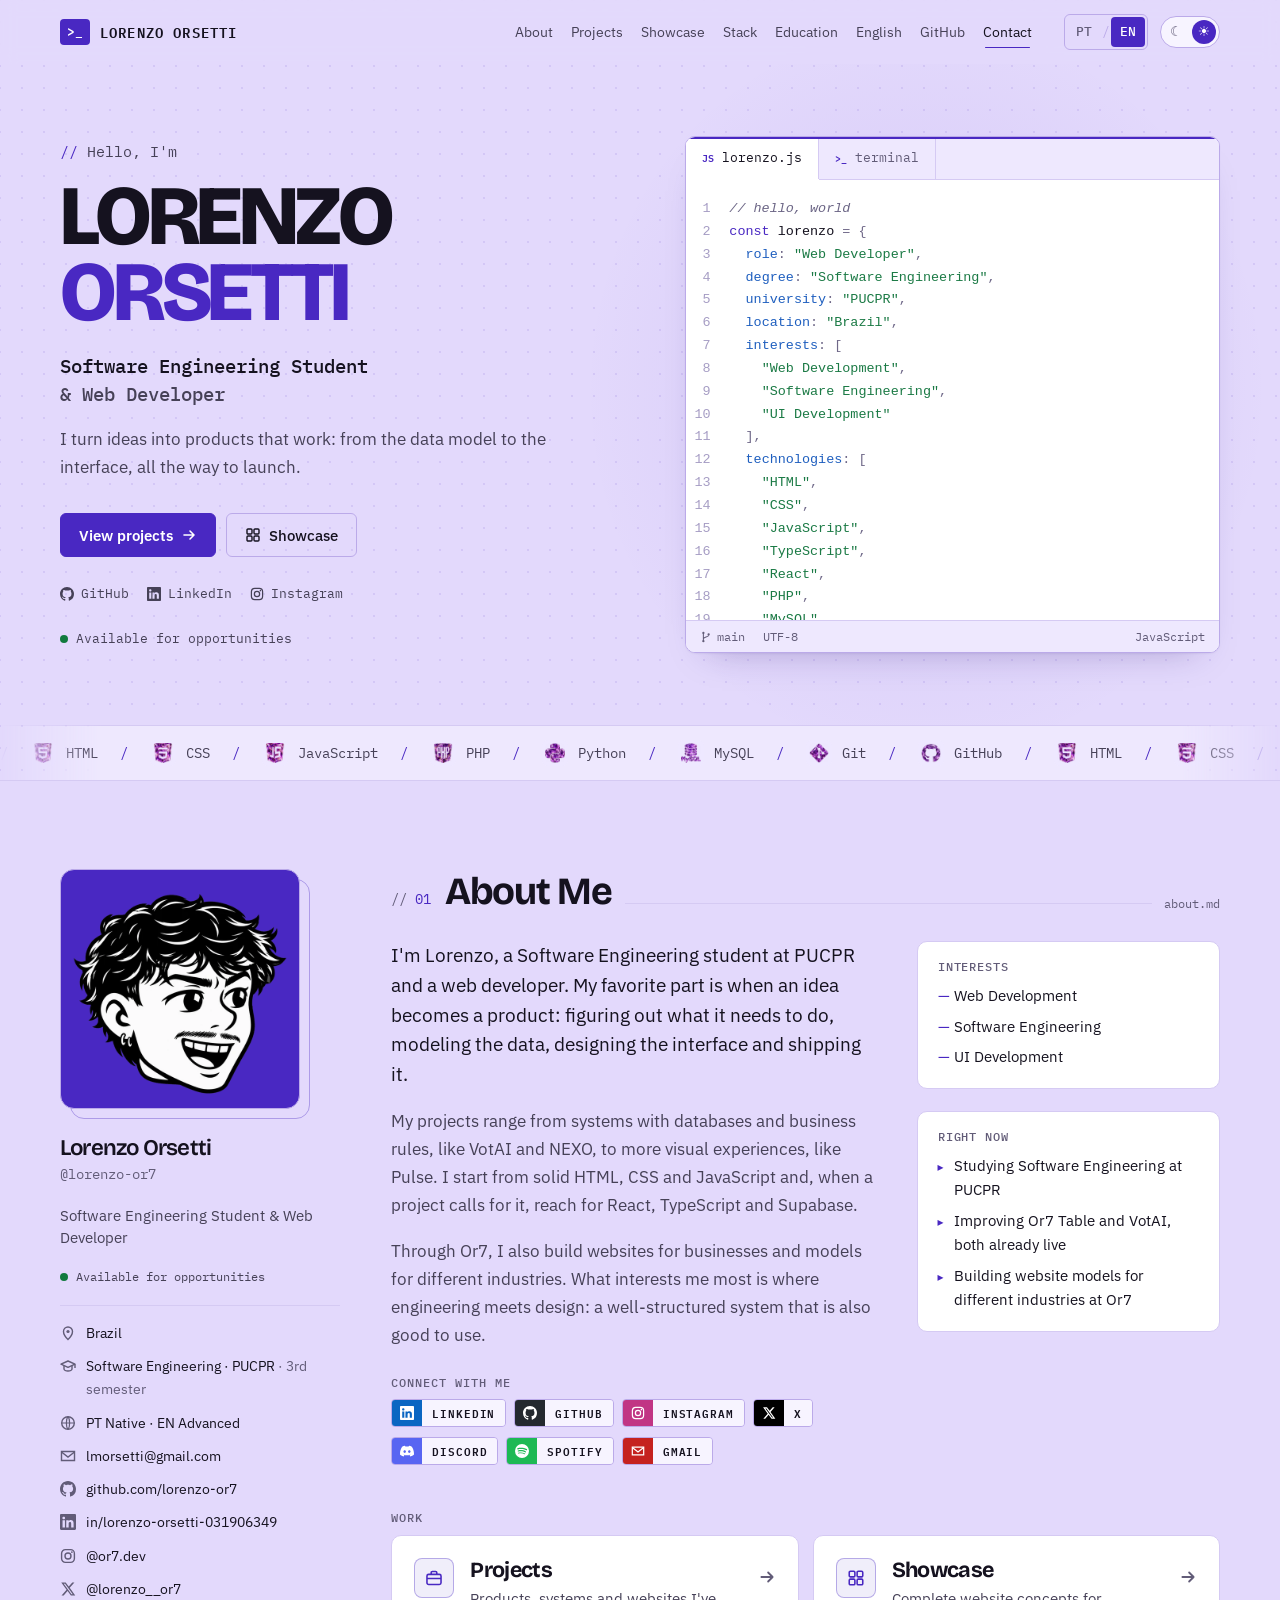
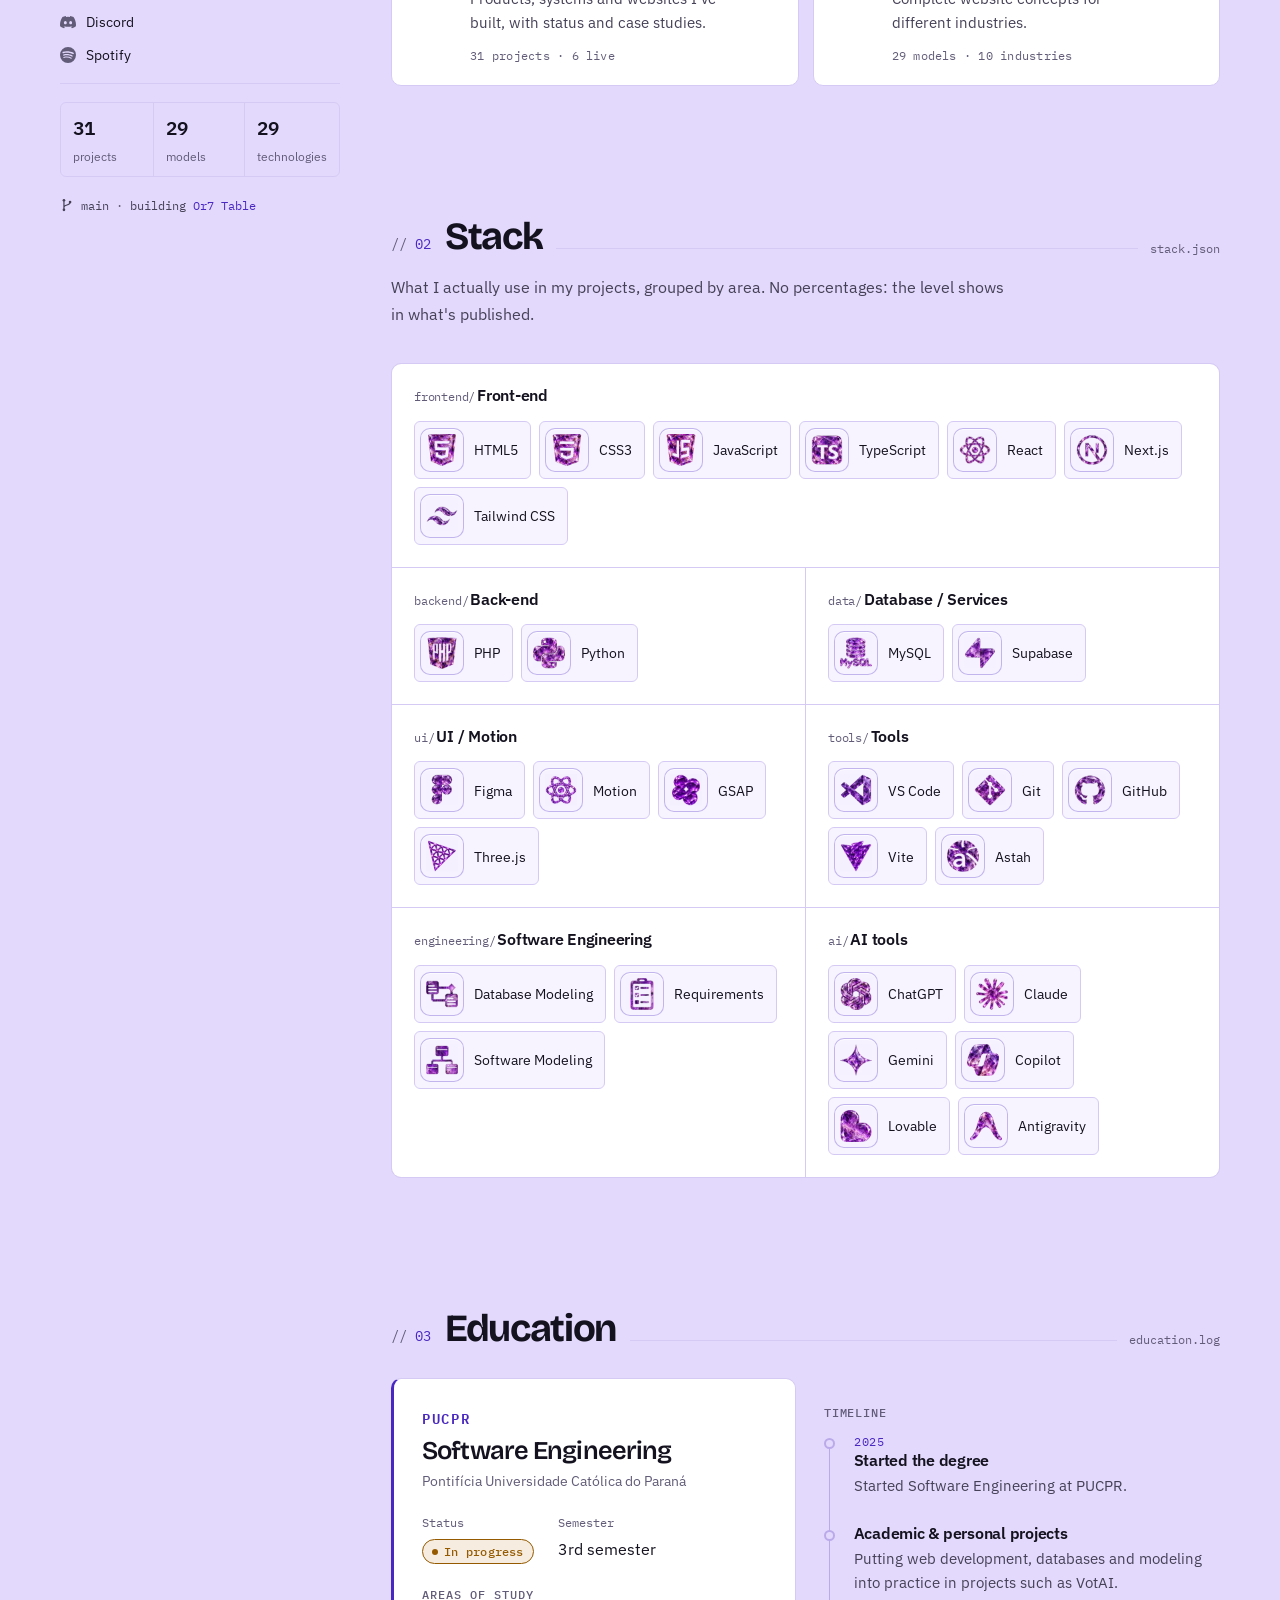
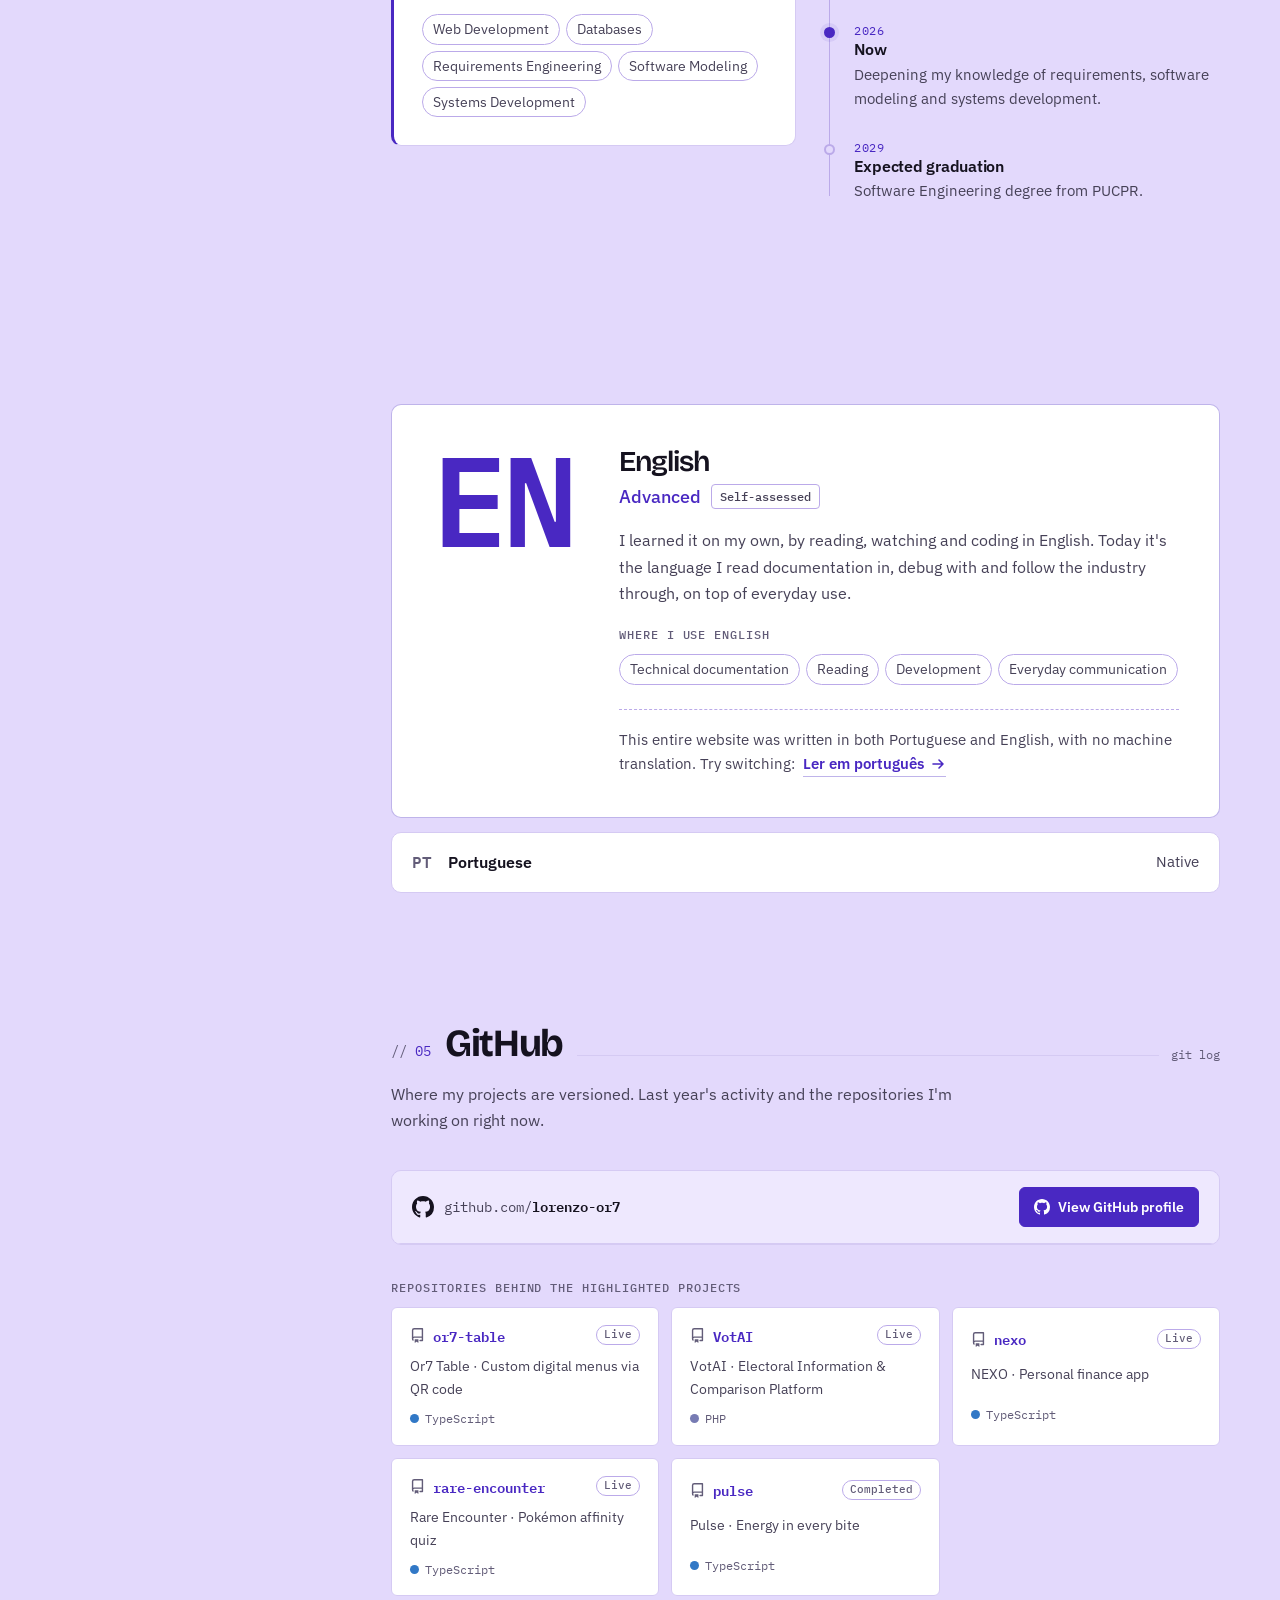
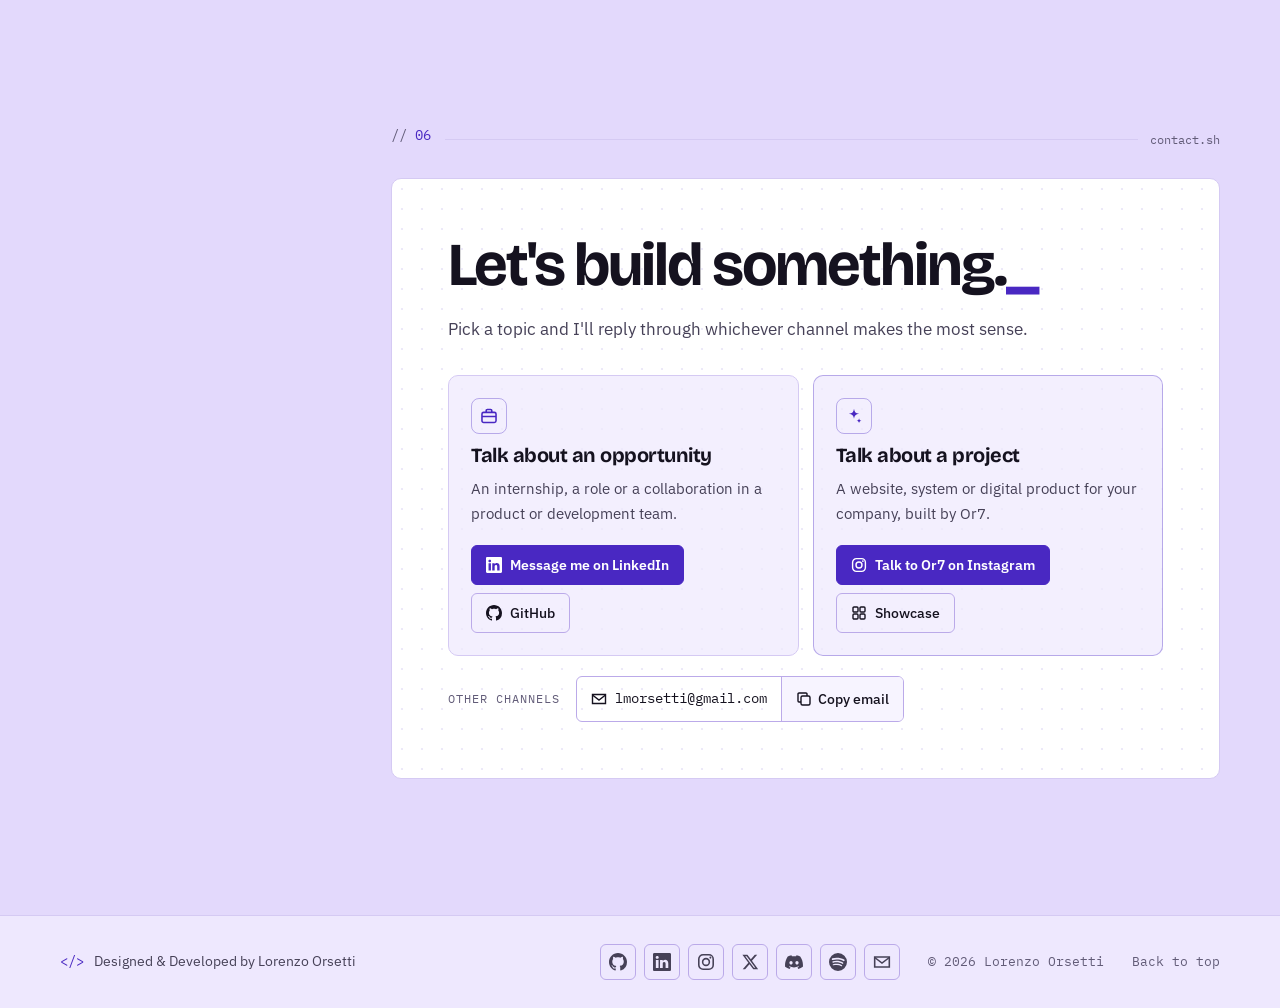
<file: index.html>
<!DOCTYPE html>
<html lang="en" data-theme="dark" data-page="home" data-root="">
<head>
  <meta charset="UTF-8">
  <meta name="viewport" content="width=device-width, initial-scale=1">

  <title>Lorenzo Orsetti | Web Developer &amp; Software Engineering Student</title>
  <meta name="description" content="Lorenzo Orsetti, Software Engineering student at PUCPR and web developer. Products, systems and digital experiences.">
  <meta name="author" content="Lorenzo Orsetti">
  <meta name="theme-color" content="#040607">

  <link rel="canonical" href="https://lorenzo-or7.github.io/">

  <!-- Open Graph -->
  <meta property="og:type" content="profile">
  <meta property="og:site_name" content="Lorenzo Orsetti">
  <meta property="og:title" content="Lorenzo Orsetti | Web Developer &amp; Software Engineering Student">
  <meta property="og:description" content="Lorenzo Orsetti, Software Engineering student at PUCPR and web developer. Products, systems and digital experiences.">
  <meta property="og:url" content="https://lorenzo-or7.github.io/">
  <meta property="og:image" content="https://lorenzo-or7.github.io/assets/images/og-image.png">
  <meta property="og:image:width" content="1200">
  <meta property="og:image:height" content="630">
  <meta property="og:image:alt" content="Lorenzo Orsetti — Software Engineering Student &amp; Web Developer">
  <meta property="og:locale" content="en_US">
  <meta property="og:locale:alternate" content="pt_BR">

  <!-- Twitter Cards -->
  <meta name="twitter:card" content="summary_large_image">
  <meta name="twitter:title" content="Lorenzo Orsetti | Web Developer &amp; Software Engineering Student">
  <meta name="twitter:description" content="Lorenzo Orsetti, Software Engineering student at PUCPR and web developer. Products, systems and digital experiences.">
  <meta name="twitter:image" content="https://lorenzo-or7.github.io/assets/images/og-image.png">

  <link rel="icon" href="assets/icons/favicon.svg" type="image/svg+xml">
  <link rel="apple-touch-icon" href="assets/icons/apple-touch-icon.png">

  <!-- Tema e idioma aplicados antes da renderização (evita "flash") -->
  <script>
    (function () {
      // Links antigos da landing (#project/votai, #projects, #scopes) agora vivem em páginas próprias
      var h = location.hash;
      if (/^#project\//.test(h) || h === "#projects" || h === "#prototypes") { location.replace("projects/" + (h.indexOf("#project/") === 0 ? h : "")); return; }
      if (h === "#scopes") { location.replace("showcase/"); return; }
      // Transição entre páginas (View Transitions): se o navegador pular a animação,
      // as promessas são tratadas aqui para não gerar erro no console.
      var quiet = function (e) { var v = e.viewTransition; if (!v) return; [v.ready, v.finished, v.updateCallbackDone].forEach(function (p) { p && p.catch(function () {}); }); };
      window.addEventListener("pagereveal", quiet);
      window.addEventListener("pageswap", quiet);
      window.addEventListener("unhandledrejection", function (e) {
        var r = e.reason;
        if (r && r.name === "InvalidStateError" && /Transition was (aborted|skipped)/.test(r.message)) e.preventDefault();
      });
      var d = document.documentElement, t, l;
      d.classList.add("js");
      try { t = localStorage.getItem("lo-theme"); l = localStorage.getItem("lo-lang"); } catch (e) {}
      if (t !== "light" && t !== "dark") {
        t = window.matchMedia && window.matchMedia("(prefers-color-scheme: light)").matches ? "light" : "dark";
      }
      d.dataset.theme = t;
      if (l !== "pt" && l !== "en") l = (navigator.language || "en").toLowerCase().indexOf("pt") === 0 ? "pt" : "en";
      d.lang = l === "pt" ? "pt-BR" : "en";
    })();
  </script>

  <link rel="preconnect" href="https://fonts.googleapis.com">
  <link rel="preconnect" href="https://fonts.gstatic.com" crossorigin>
  <link rel="stylesheet" href="https://fonts.googleapis.com/css2?family=Bricolage+Grotesque:opsz,wght@12..96,500..800&family=IBM+Plex+Mono:wght@400;500;600&family=IBM+Plex+Sans:wght@400;500;600;700&display=swap">

  <link rel="stylesheet" href="css/themes.css">
  <link rel="stylesheet" href="css/style.css">
  <link rel="stylesheet" href="css/pages.css">
  <link rel="stylesheet" href="css/motion.css">
  <link rel="stylesheet" href="css/responsive.css">
</head>

<body>
  <a class="skip-link" href="#main" data-i18n="skip">Skip to content</a>

  <!-- ===================== HEADER ===================== -->
  <header class="site-header" id="top">
    <div class="site-header__inner container">
      <a class="brand" href="#hero" aria-label="Lorenzo Orsetti">
        <span class="brand__prompt" aria-hidden="true">&gt;_</span>
        <span class="brand__name">LORENZO ORSETTI</span>
      </a>

      <nav class="nav" id="site-nav" data-i18n-attr="aria-label:nav.label" aria-label="Main navigation">
        <ul class="nav__list">
          <li><a class="nav__link" href="#about" data-section="about" data-i18n="nav.about">About</a></li>
          <li><a class="nav__link nav__link--page" href="projects/" data-nav="projects" data-i18n="nav.projects">Projects</a></li>
          <li><a class="nav__link nav__link--page" href="showcase/" data-nav="showcase" data-i18n="nav.showcase">Showcase</a></li>
          <li><a class="nav__link" href="#stack" data-section="stack" data-i18n="nav.stack">Stack</a></li>
          <li><a class="nav__link" href="#education" data-section="education" data-i18n="nav.education">Education</a></li>
          <li><a class="nav__link" href="#english" data-section="english" data-i18n="nav.english">English</a></li>
          <li><a class="nav__link" href="#github" data-section="github" data-i18n="nav.github">GitHub</a></li>
          <li><a class="nav__link" href="#contact" data-section="contact" data-i18n="nav.contact">Contact</a></li>
        </ul>
      </nav>

      <div class="header-controls">
        <div class="lang-switch" role="group" data-i18n-attr="aria-label:lang.label" aria-label="Language">
          <button type="button" class="lang-switch__btn" data-lang-option="pt" aria-pressed="false" lang="pt-BR">PT</button>
          <span class="lang-switch__sep" aria-hidden="true">/</span>
          <button type="button" class="lang-switch__btn" data-lang-option="en" aria-pressed="true" lang="en">EN</button>
        </div>

        <button type="button" class="theme-toggle" id="theme-toggle" aria-pressed="false" aria-label="Switch to light theme">
          <span class="theme-toggle__track" aria-hidden="true">
            <span class="theme-toggle__icon theme-toggle__icon--moon">☾</span>
            <span class="theme-toggle__icon theme-toggle__icon--sun">☀</span>
            <span class="theme-toggle__thumb"></span>
          </span>
        </button>

        <button type="button" class="menu-toggle" id="menu-toggle" aria-controls="site-nav" aria-expanded="false" data-i18n-attr="aria-label:nav.open" aria-label="Open menu">
          <span class="menu-toggle__bar"></span>
          <span class="menu-toggle__bar"></span>
        </button>
      </div>
    </div>
    <div class="scroll-progress" aria-hidden="true"></div>
  </header>

  <main id="main">
    <!-- ===================== HERO ===================== -->
    <section class="hero" id="hero" aria-labelledby="hero-title">
      <!-- Fundo técnico: grade pontilhada com foco no ponteiro + luz roxa discreta (decorativo) -->
      <div class="hero__bg" aria-hidden="true"></div>

      <div class="container hero__grid">
        <div class="hero__text">
          <p class="hero__hello mono"><span class="accent" aria-hidden="true">//</span> <span data-i18n="hero.hello">Hello, I'm</span></p>
          <h1 class="hero__name" id="hero-title">
            <span>LORENZO</span>
            <span class="hero__name-last">ORSETTI</span>
          </h1>
          <p class="hero__role">
            <span data-i18n="hero.role1">Software Engineering Student</span><br>
            <span class="hero__role-sub" data-i18n="hero.role2">&amp; Web Developer</span>
          </p>
          <p class="hero__lead" data-i18n="hero.lead">I turn ideas into products that work: from the data model to the interface, all the way to launch.</p>

          <div class="hero__actions">
            <a class="btn btn--primary" href="projects/" data-magnetic>
              <span data-i18n="hero.ctaProjects">View projects</span>
              <svg class="btn__icon btn__icon--move" viewBox="0 0 16 16" aria-hidden="true"><use href="#i-arrow"/></svg>
            </a>
            <a class="btn btn--ghost" href="showcase/">
              <svg class="btn__icon" viewBox="0 0 16 16" aria-hidden="true"><use href="#i-grid"/></svg>
              <span data-i18n="hero.ctaShowcase">Showcase</span>
            </a>
          </div>

          <ul class="hero__social" data-i18n-attr="aria-label:hero.social" aria-label="Social">
            <li><a class="hero__social-link" data-link="github" href="https://github.com/lorenzo-or7" target="_blank" rel="noopener noreferrer">
              <svg class="icon icon--sm" viewBox="0 0 16 16" aria-hidden="true"><use href="#i-github"/></svg>GitHub</a></li>
            <li><a class="hero__social-link" data-link="linkedin" href="https://www.linkedin.com/in/lorenzo-orsetti-031906349/" target="_blank" rel="noopener noreferrer">
              <svg class="icon icon--sm" viewBox="0 0 16 16" aria-hidden="true"><use href="#i-linkedin"/></svg>LinkedIn</a></li>
            <li><a class="hero__social-link" data-link="instagram" href="https://www.instagram.com/or7.dev/" target="_blank" rel="noopener noreferrer">
              <svg class="icon icon--sm" viewBox="0 0 16 16" aria-hidden="true"><use href="#i-instagram"/></svg>Instagram</a></li>
          </ul>

          <p class="status-pill" data-open-to-work>
            <span class="status-pill__dot" aria-hidden="true"></span>
            <span data-i18n="hero.status">Available for opportunities</span>
          </p>
        </div>

        <!-- Editor / terminal -->
        <div class="editor" role="region" data-i18n-attr="aria-label:hero.editor" aria-label="Code editor">
          <div class="editor__tabs" role="tablist">
            <button type="button" class="editor__tab" role="tab" id="tab-code" aria-controls="panel-code" aria-selected="true">
              <span class="editor__tab-ext">JS</span> lorenzo.js
            </button>
            <button type="button" class="editor__tab" role="tab" id="tab-term" aria-controls="panel-term" aria-selected="false" tabindex="-1">
              <span class="editor__tab-ext">&gt;_</span> <span data-i18n="term.tab">terminal</span>
            </button>
          </div>

          <div class="editor__panel" id="panel-code" role="tabpanel" aria-labelledby="tab-code">
            <pre class="code" aria-label="lorenzo.js"><code id="hero-code"></code></pre>
          </div>

          <div class="editor__panel terminal" id="panel-term" role="tabpanel" aria-labelledby="tab-term" hidden>
            <div class="terminal__out" id="term-out" aria-live="polite"></div>
            <form class="terminal__line" id="term-form" autocomplete="off">
              <label for="term-input" class="terminal__prompt"><span class="accent">lorenzo@portfolio</span>:<span class="terminal__path">~</span>$</label>
              <input id="term-input" class="terminal__input" type="text" spellcheck="false" autocapitalize="off" data-i18n-attr="aria-label:term.input;placeholder:term.input">
            </form>
          </div>

          <div class="editor__status mono" aria-hidden="true">
            <span><svg viewBox="0 0 16 16" class="editor__branch"><use href="#i-branch"/></svg> main</span>
            <span>UTF-8</span>
            <span class="editor__lang">JavaScript</span>
          </div>
        </div>
      </div>

      <div class="marquee" data-i18n-attr="aria-label:hero.marquee" aria-label="Technologies I use" role="region">
        <div class="marquee__track" id="marquee-track"></div>
      </div>
    </section>

    <!-- ===================== LAYOUT: PERFIL + CONTEÚDO ===================== -->
    <div class="container layout">
      <aside class="profile" id="profile" data-i18n-attr="aria-label:profile.label" aria-label="Profile">
        <div class="profile__card" data-reveal>
          <div class="avatar" id="avatar">
            <span class="avatar__initials" aria-hidden="true">LO</span>
          </div>

          <div class="profile__id">
            <p class="profile__name">Lorenzo Orsetti</p>
            <p class="profile__handle mono" id="profile-handle" hidden></p>
          </div>

          <p class="profile__role" id="profile-role"></p>

          <p class="status-pill status-pill--sm" data-open-to-work>
            <span class="status-pill__dot" aria-hidden="true"></span>
            <span data-i18n="hero.status">Available for opportunities</span>
          </p>

          <ul class="profile__facts" id="profile-facts"></ul>

          <ul class="profile__stats" id="profile-stats"></ul>

          <p class="profile__branch mono" id="profile-branch"></p>
        </div>
      </aside>

      <div class="content">
        <!-- ===================== SOBRE ===================== -->
        <section class="section" id="about" aria-labelledby="about-title">
          <header class="section-head" data-reveal="clip">
            <span class="section-head__index">01</span>
            <h2 class="section-head__title" id="about-title" data-i18n="about.title">About Me</h2>
            <span class="section-head__file">about.md</span>
          </header>

          <div class="about" data-reveal="rise">
            <div class="about__text">
              <p data-i18n="about.p1"></p>
              <p data-i18n="about.p2"></p>
              <p data-i18n="about.p3"></p>
              <div class="connect">
                <h3 class="kv-block__title mono" data-i18n="about.connect">Connect with me</h3>
                <ul class="shields" id="about-connect"></ul>
              </div>
            </div>
            <div class="about__side">
              <div class="kv-block">
                <h3 class="kv-block__title mono" data-i18n="about.interests">Interests</h3>
                <ul class="plain-list" id="about-interests"></ul>
              </div>
              <div class="kv-block">
                <h3 class="kv-block__title mono" data-i18n="about.now">Right now</h3>
                <ul class="plain-list plain-list--now" id="about-now"></ul>
              </div>
            </div>
          </div>

          <!-- Acesso ao trabalho: páginas próprias de Projetos e Modelos -->
          <div class="work" data-reveal="rise">
            <h3 class="kv-block__title mono" data-i18n="work.label">Work</h3>
            <div class="work__links" id="work-links"></div>
          </div>
        </section>

        <!-- ===================== STACK ===================== -->
        <section class="section" id="stack" aria-labelledby="stack-title">
          <header class="section-head" data-reveal="clip">
            <span class="section-head__index">02</span>
            <h2 class="section-head__title" id="stack-title" data-i18n="stack.title">Stack</h2>
            <span class="section-head__file">stack.json</span>
          </header>
          <p class="section-intro" data-i18n="stack.intro" data-reveal="rise"></p>
          <div class="stack" id="stack-grid" data-reveal="rise"></div>
        </section>

        <!-- ===================== FORMAÇÃO ===================== -->
        <section class="section" id="education" aria-labelledby="education-title">
          <header class="section-head" data-reveal="clip">
            <span class="section-head__index">03</span>
            <h2 class="section-head__title" id="education-title" data-i18n="edu.title">Education</h2>
            <span class="section-head__file">education.log</span>
          </header>
          <div class="education" id="education-content"></div>
        </section>

        <!-- ===================== INGLÊS ===================== -->
        <section class="section" id="english" aria-labelledby="english-title">
          <header class="section-head" data-reveal="clip">
            <span class="section-head__index">04</span>
            <h2 class="section-head__title" id="english-title" data-i18n="lang.title">English</h2>
            <span class="section-head__file">i18n.config</span>
          </header>
          <div class="languages" id="languages-content"></div>
        </section>

        <!-- ===================== GITHUB ===================== -->
        <section class="section" id="github" aria-labelledby="github-title">
          <header class="section-head" data-reveal="clip">
            <span class="section-head__index">05</span>
            <h2 class="section-head__title" id="github-title" data-i18n="gh.title">GitHub</h2>
            <span class="section-head__file">git log</span>
          </header>
          <p class="section-intro" data-i18n="gh.intro" data-reveal="rise"></p>
          <div class="github" id="github-content"></div>
        </section>

        <!-- ===================== CONTATO ===================== -->
        <section class="section section--contact" id="contact" aria-labelledby="contact-title">
          <header class="section-head" data-reveal="clip">
            <span class="section-head__index">06</span>
            <h2 class="visually-hidden" data-i18n="nav.contact">Contact</h2>
            <span class="section-head__file">contact.sh</span>
          </header>
          <div class="contact" data-reveal="rise">
            <p class="contact__title" id="contact-title" data-i18n="contact.title">Let's build something.</p>
            <p class="contact__text" data-i18n="contact.text"></p>
            <div class="contact__links" id="contact-links"></div>
          </div>
        </section>
      </div>
    </div>
  </main>

  <!-- ===================== FOOTER ===================== -->
  <footer class="site-footer">
    <div class="container site-footer__inner">
      <p class="site-footer__credit">
        <span class="mono accent" aria-hidden="true">&lt;/&gt;</span>
        <span data-i18n="footer.credit">Designed &amp; Developed by Lorenzo Orsetti</span>
      </p>
      <ul class="social social--footer" id="footer-social"></ul>
      <p class="site-footer__copy mono">© <span id="year"></span> Lorenzo Orsetti</p>
      <a class="site-footer__top mono" href="#hero" data-i18n="footer.top">Back to top</a>
    </div>
  </footer>

  <!-- Scripts (ordem importa: ícones → dados → idioma → tema → utilidades → módulos → main) -->
  <script src="js/icons.js" defer></script>
  <script src="js/data.js" defer></script>
  <script src="js/language.js" defer></script>
  <script src="js/theme.js" defer></script>
  <script src="js/utils.js" defer></script>
  <script src="js/github.js" defer></script>
  <script src="js/motion.js" defer></script>
  <script src="js/main.js" defer></script>
</body>
</html>
</file>
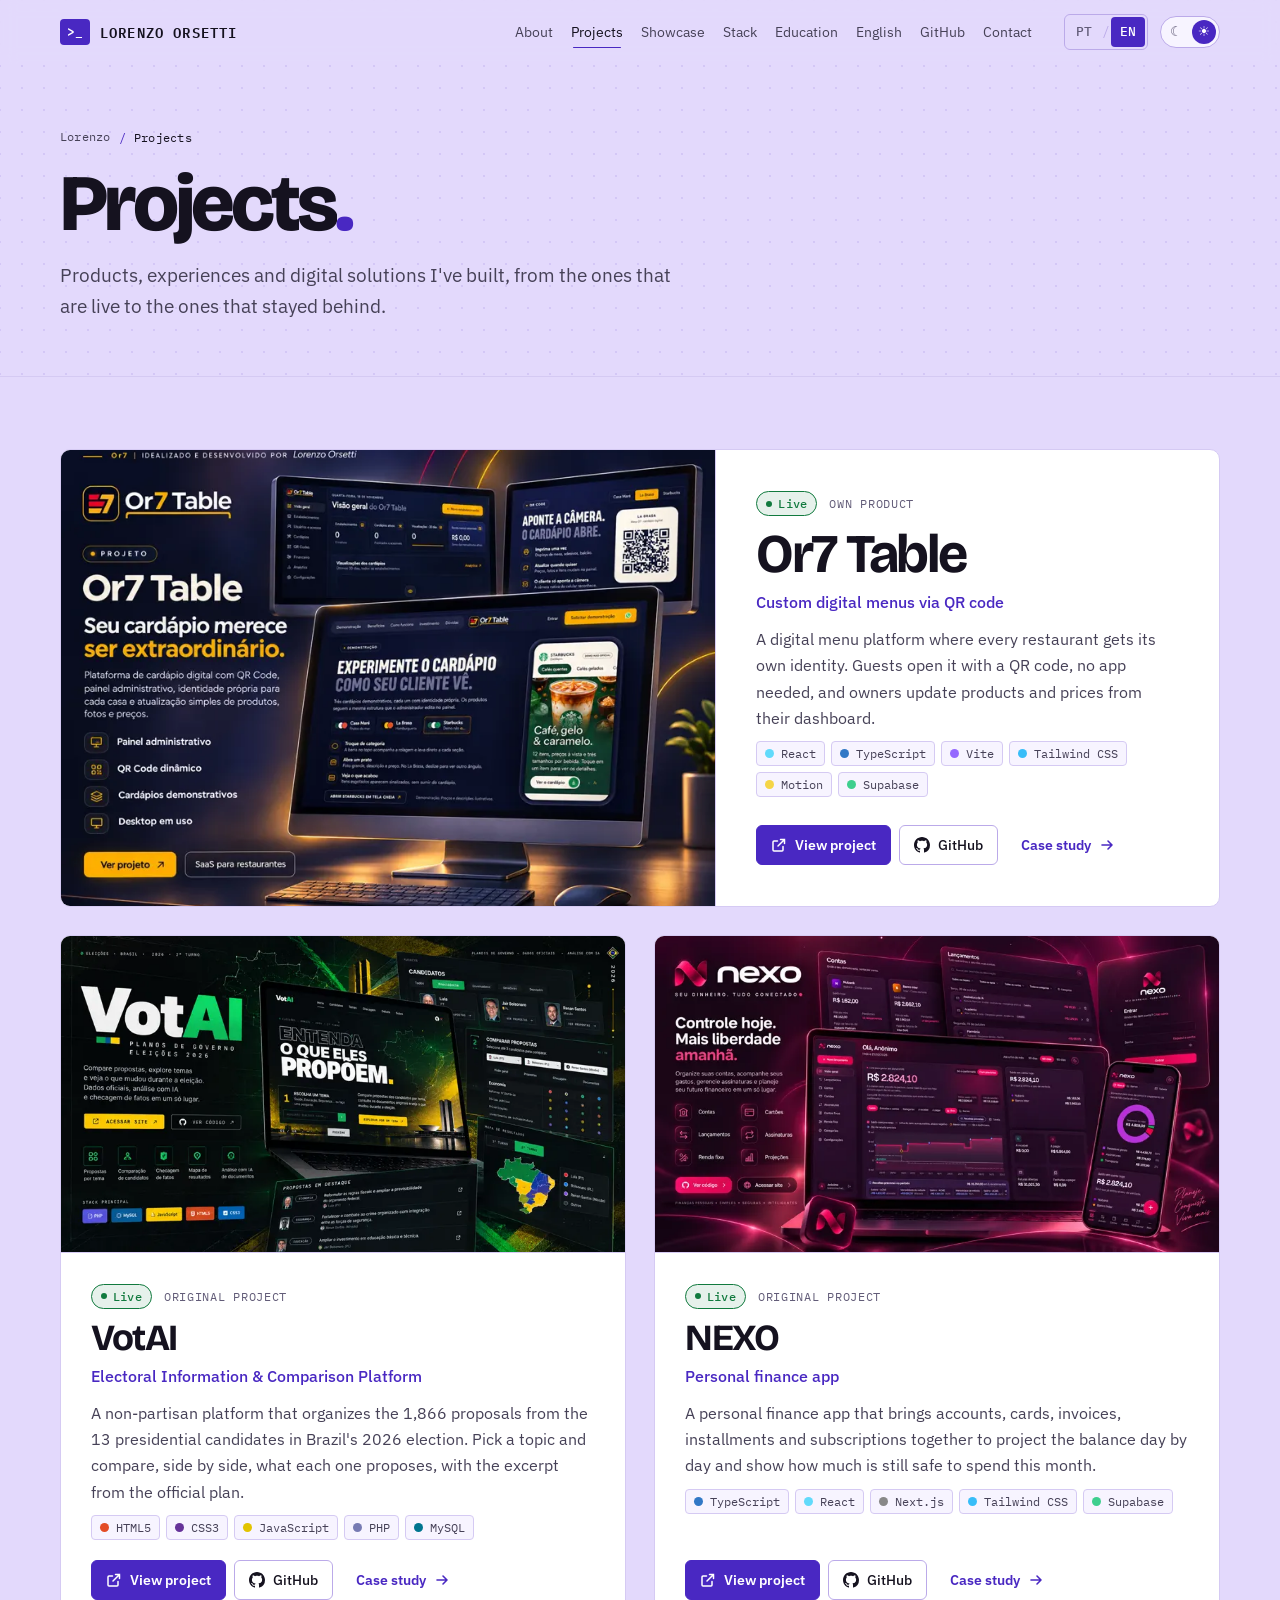
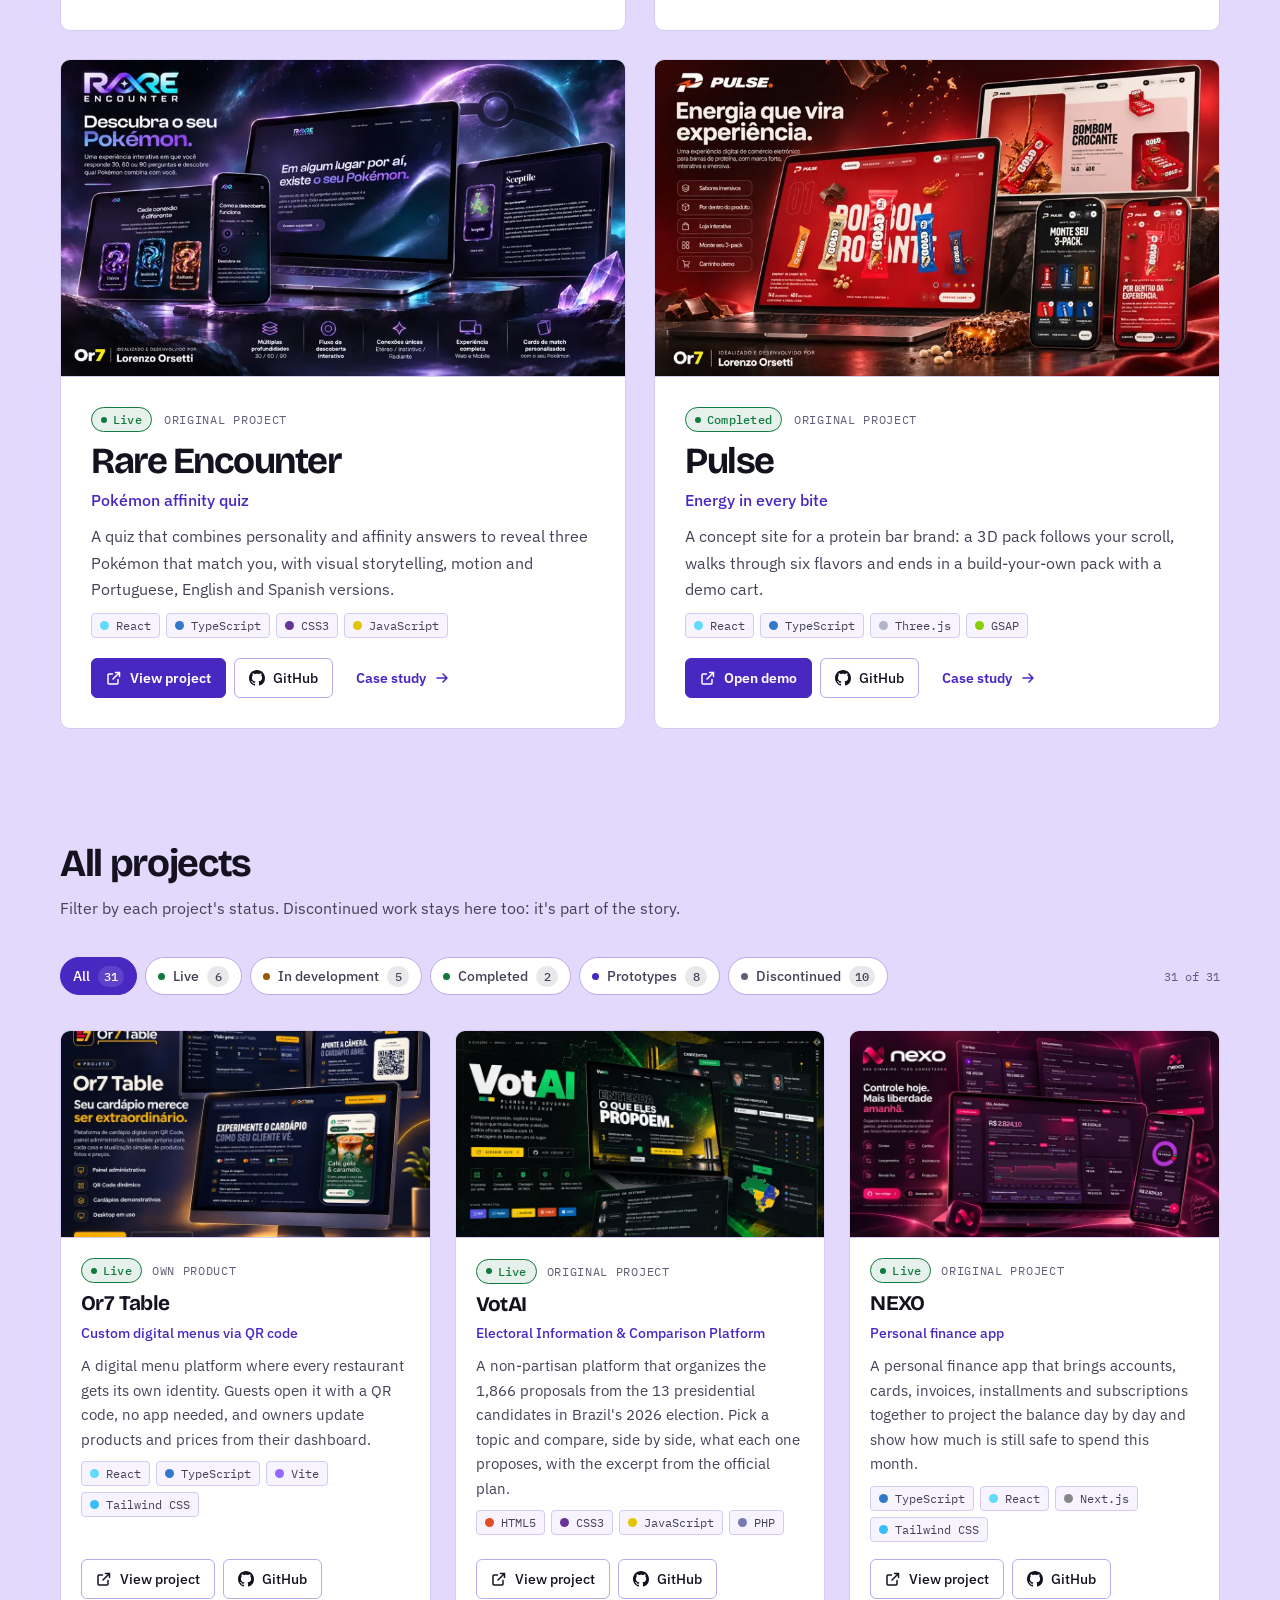
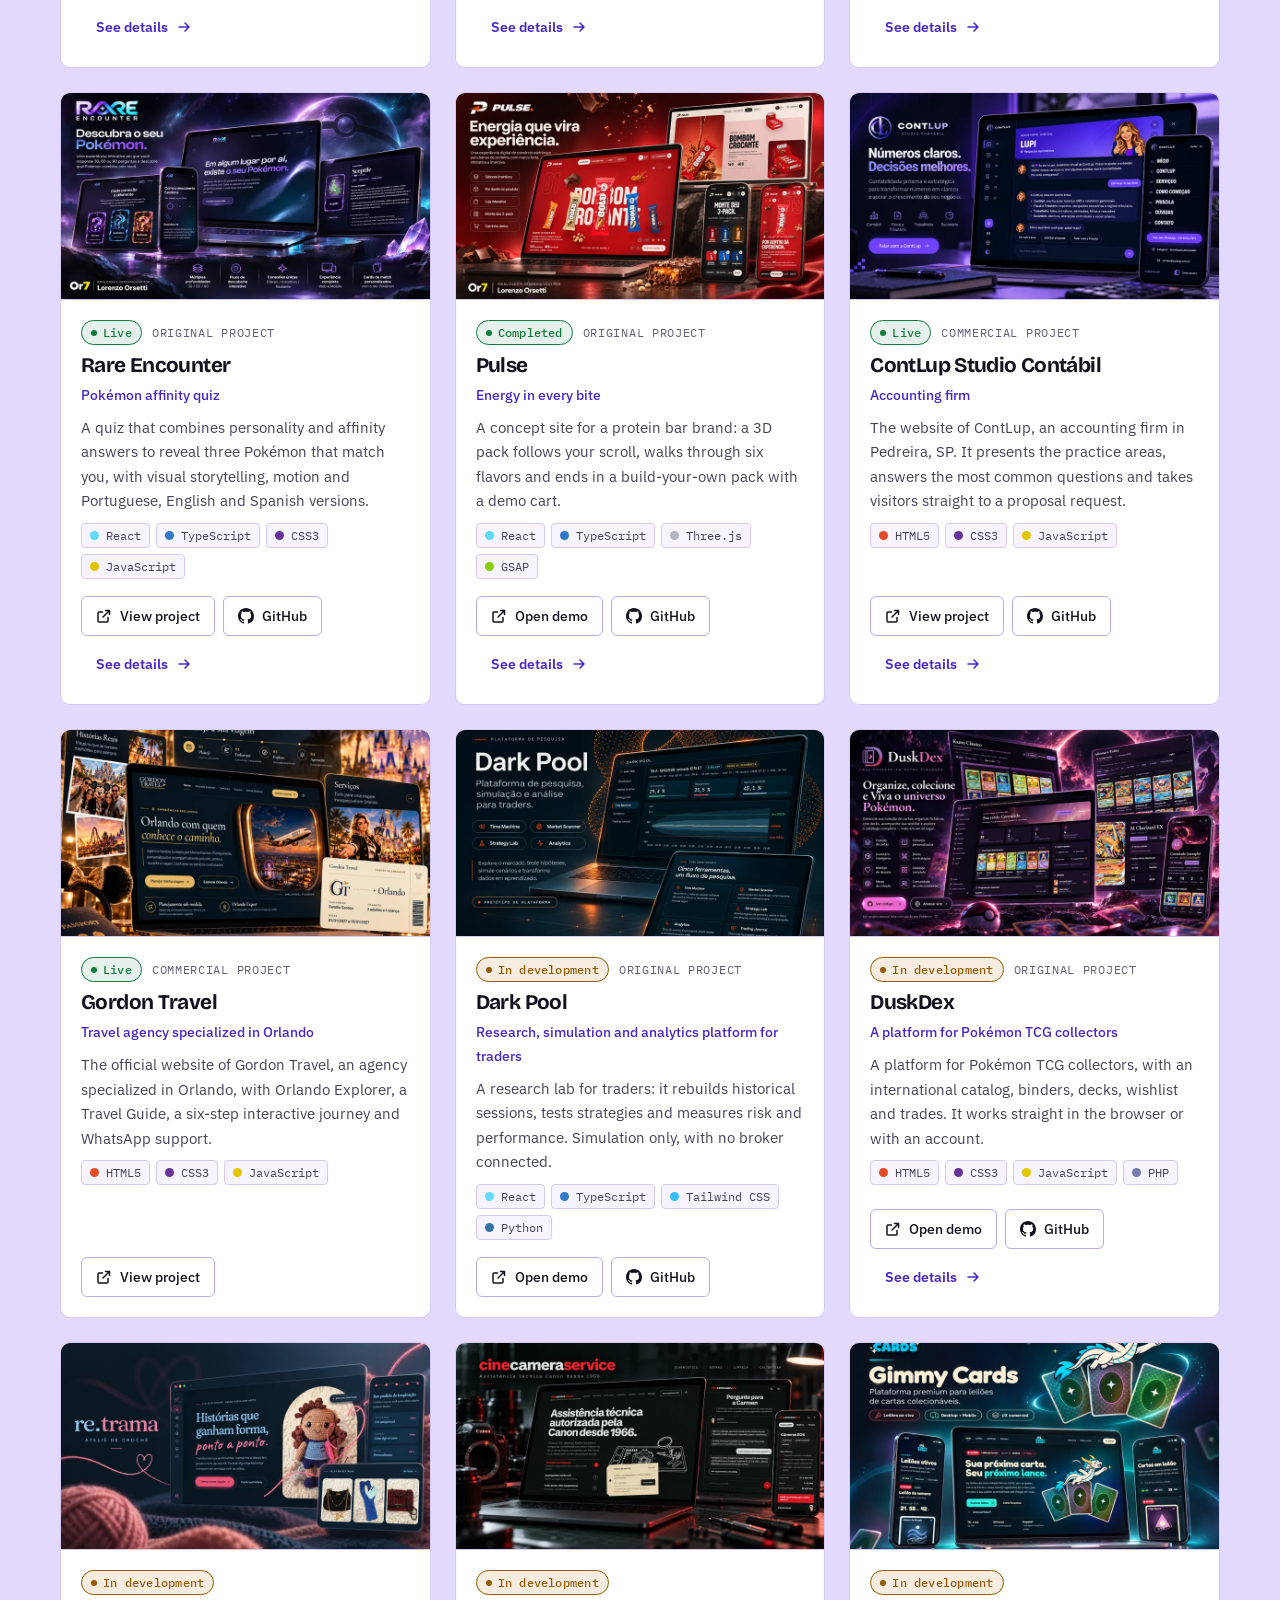
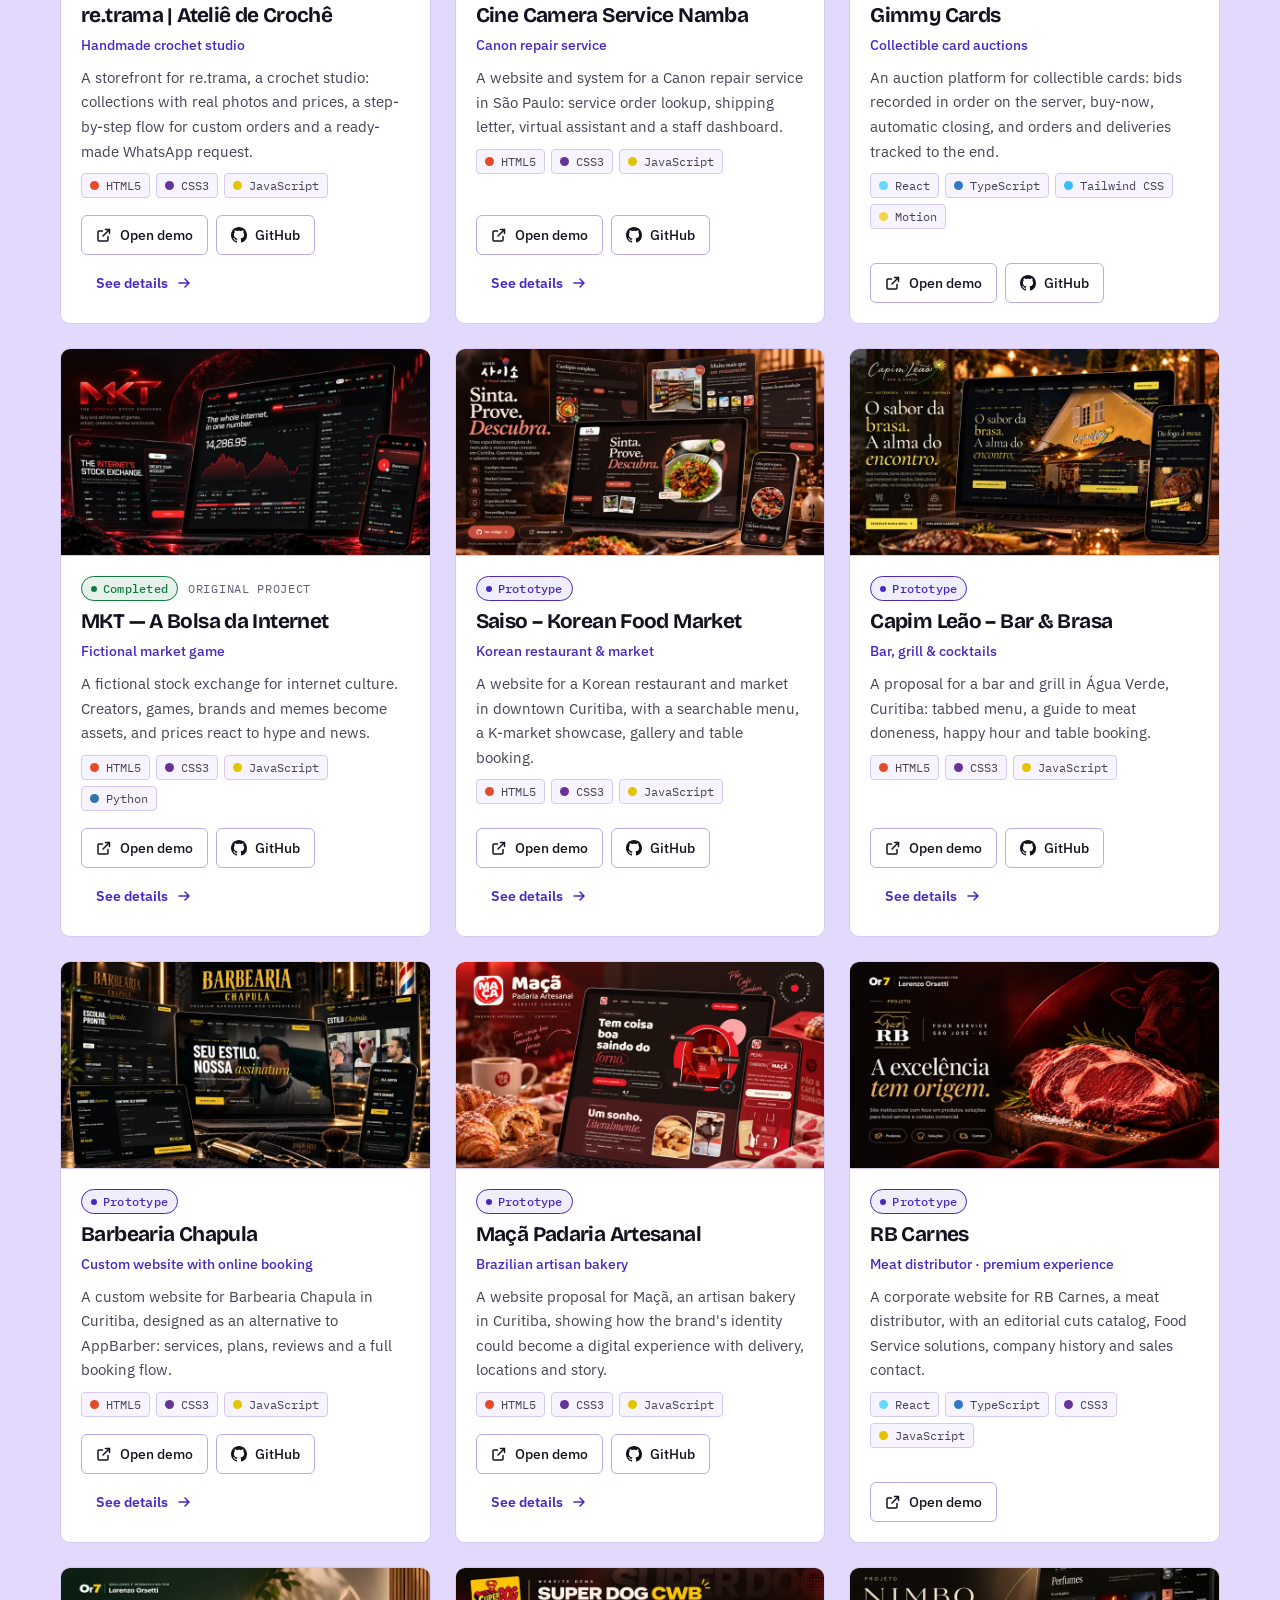
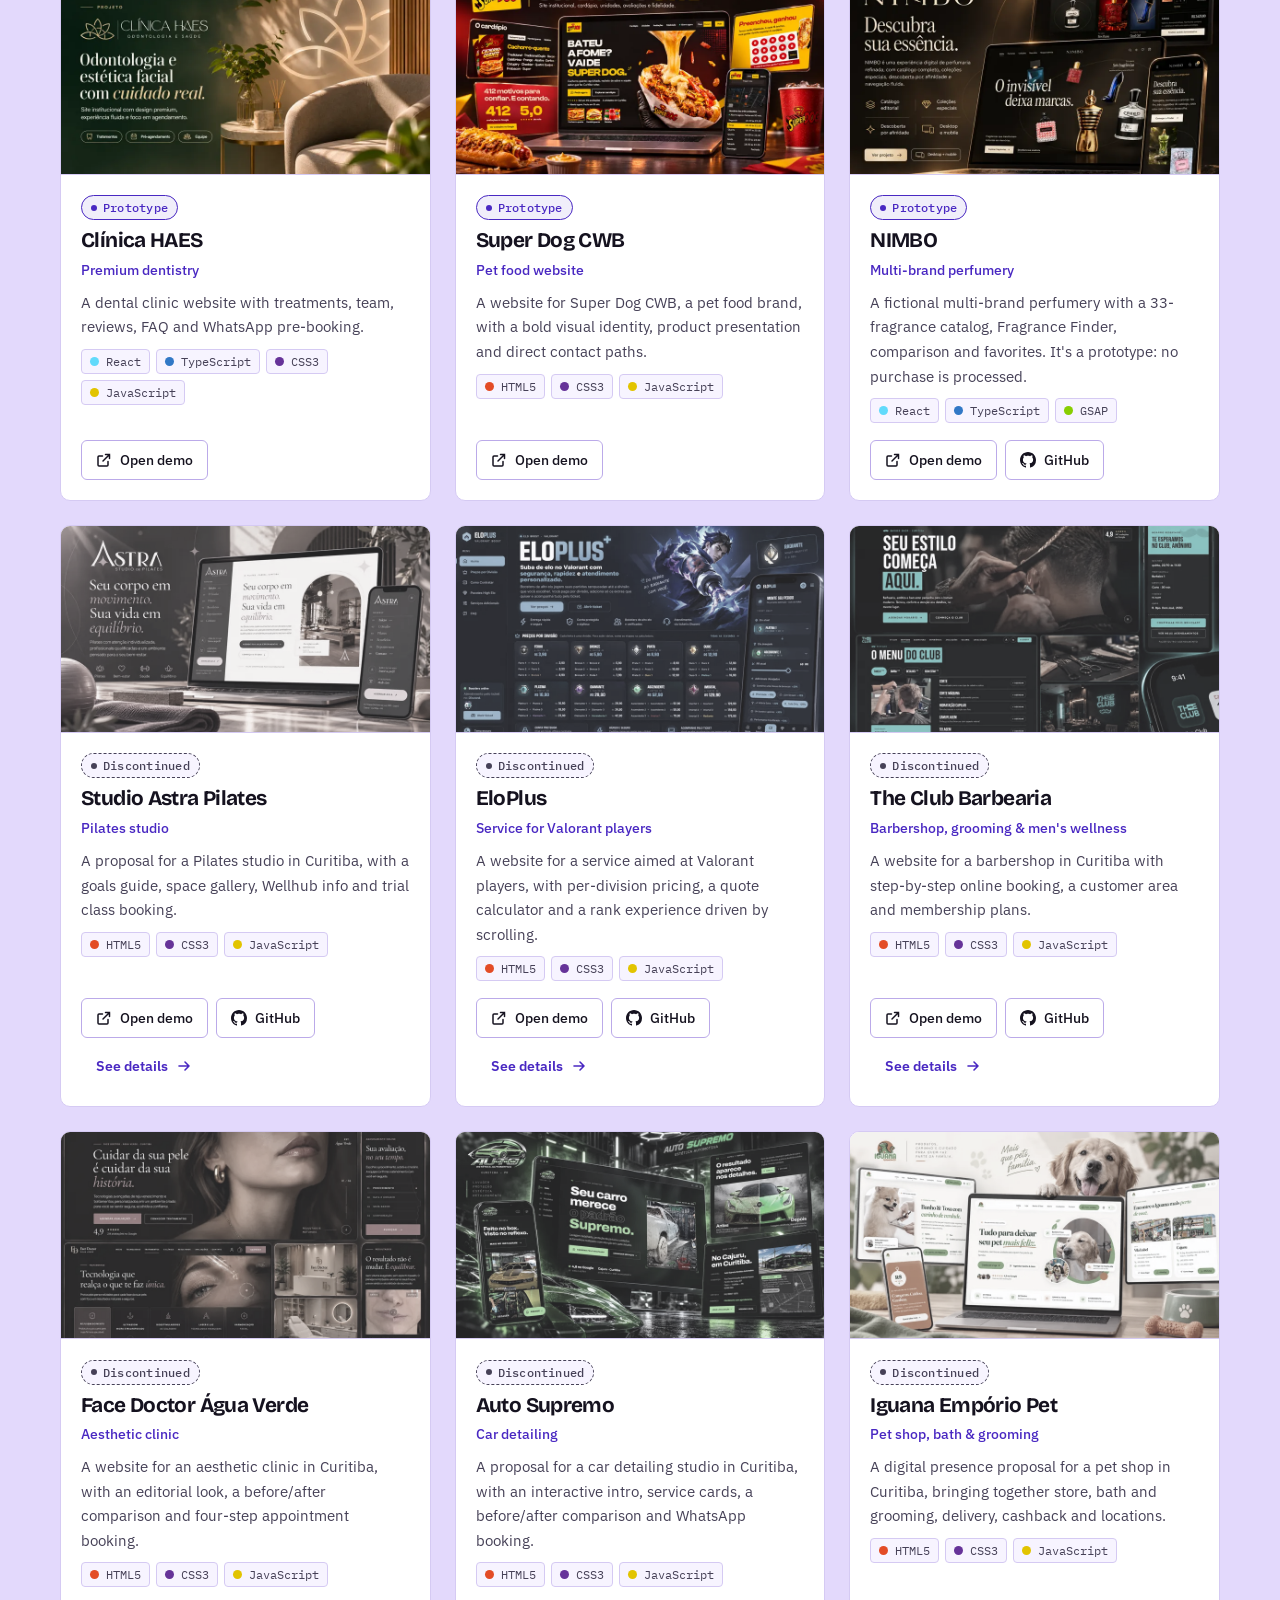
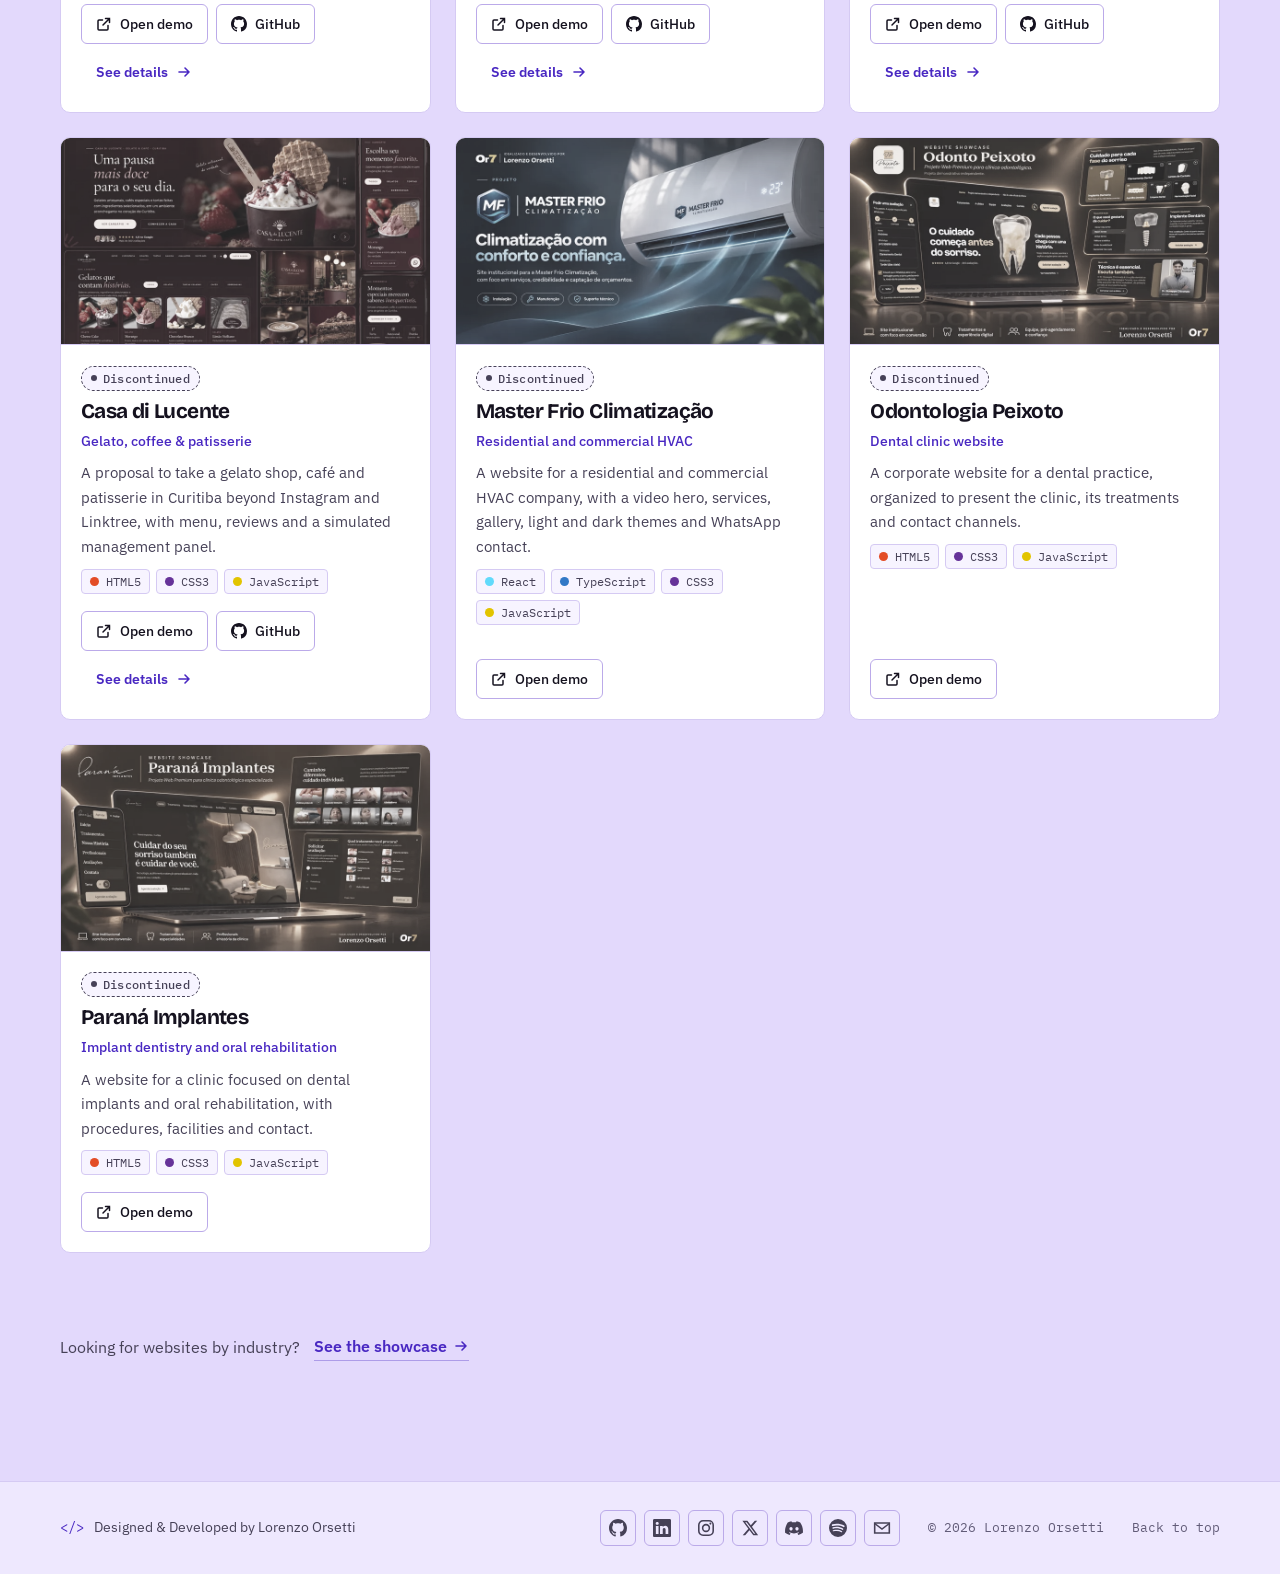
<file: projects/index.html>
<!DOCTYPE html>
<html lang="en" data-theme="dark" data-page="projects" data-root="../">
<head>
  <meta charset="UTF-8">
  <meta name="viewport" content="width=device-width, initial-scale=1">

  <title>Projects | Lorenzo Orsetti</title>
  <meta name="description" content="Products, systems and websites built by Lorenzo Orsetti: Or7 Table, VotAI, NEXO, Rare Encounter, Pulse and more, with status and case studies.">
  <meta name="author" content="Lorenzo Orsetti">
  <meta name="theme-color" content="#040607">

  <link rel="canonical" href="https://lorenzo-or7.github.io/projects/">

  <!-- Open Graph -->
  <meta property="og:type" content="website">
  <meta property="og:site_name" content="Lorenzo Orsetti">
  <meta property="og:title" content="Projects | Lorenzo Orsetti">
  <meta property="og:description" content="Products, systems and websites built by Lorenzo Orsetti: Or7 Table, VotAI, NEXO, Rare Encounter, Pulse and more, with status and case studies.">
  <meta property="og:url" content="https://lorenzo-or7.github.io/projects/">
  <meta property="og:image" content="https://lorenzo-or7.github.io/assets/images/og-projects.png">
  <meta property="og:image:width" content="1200">
  <meta property="og:image:height" content="630">
  <meta property="og:image:alt" content="Projects — Lorenzo Orsetti">
  <meta property="og:locale" content="en_US">
  <meta property="og:locale:alternate" content="pt_BR">

  <!-- Twitter Cards -->
  <meta name="twitter:card" content="summary_large_image">
  <meta name="twitter:title" content="Projects | Lorenzo Orsetti">
  <meta name="twitter:description" content="Products, systems and websites built by Lorenzo Orsetti: Or7 Table, VotAI, NEXO, Rare Encounter, Pulse and more, with status and case studies.">
  <meta name="twitter:image" content="https://lorenzo-or7.github.io/assets/images/og-projects.png">

  <link rel="icon" href="../assets/icons/favicon.svg" type="image/svg+xml">
  <link rel="apple-touch-icon" href="../assets/icons/apple-touch-icon.png">

  <script>
    (function () {
      // Transição entre páginas (View Transitions): se o navegador pular a animação,
      // as promessas são tratadas aqui para não gerar erro no console.
      var quiet = function (e) { var v = e.viewTransition; if (!v) return; [v.ready, v.finished, v.updateCallbackDone].forEach(function (p) { p && p.catch(function () {}); }); };
      window.addEventListener("pagereveal", quiet);
      window.addEventListener("pageswap", quiet);
      window.addEventListener("unhandledrejection", function (e) {
        var r = e.reason;
        if (r && r.name === "InvalidStateError" && /Transition was (aborted|skipped)/.test(r.message)) e.preventDefault();
      });
      var d = document.documentElement, t, l;
      d.classList.add("js");
      try { t = localStorage.getItem("lo-theme"); l = localStorage.getItem("lo-lang"); } catch (e) {}
      if (t !== "light" && t !== "dark") {
        t = window.matchMedia && window.matchMedia("(prefers-color-scheme: light)").matches ? "light" : "dark";
      }
      d.dataset.theme = t;
      if (l !== "pt" && l !== "en") l = (navigator.language || "en").toLowerCase().indexOf("pt") === 0 ? "pt" : "en";
      d.lang = l === "pt" ? "pt-BR" : "en";
    })();
  </script>

  <link rel="preconnect" href="https://fonts.googleapis.com">
  <link rel="preconnect" href="https://fonts.gstatic.com" crossorigin>
  <link rel="stylesheet" href="https://fonts.googleapis.com/css2?family=Bricolage+Grotesque:opsz,wght@12..96,500..800&family=IBM+Plex+Mono:wght@400;500;600&family=IBM+Plex+Sans:wght@400;500;600;700&display=swap">

  <link rel="stylesheet" href="../css/themes.css">
  <link rel="stylesheet" href="../css/style.css">
  <link rel="stylesheet" href="../css/pages.css">
  <link rel="stylesheet" href="../css/motion.css">
  <link rel="stylesheet" href="../css/responsive.css">
</head>

<body>
  <a class="skip-link" href="#main" data-i18n="skip">Skip to content</a>

  <!-- ===================== HEADER ===================== -->
  <header class="site-header" id="top">
    <div class="site-header__inner container">
      <a class="brand" href="../" aria-label="Lorenzo Orsetti">
        <span class="brand__prompt" aria-hidden="true">&gt;_</span>
        <span class="brand__name">LORENZO ORSETTI</span>
      </a>

      <nav class="nav" id="site-nav" data-i18n-attr="aria-label:nav.label" aria-label="Main navigation">
        <ul class="nav__list">
          <li><a class="nav__link" href="../#about" data-section="about" data-i18n="nav.about">About</a></li>
          <li><a class="nav__link nav__link--page" href="./" data-nav="projects" data-i18n="nav.projects">Projects</a></li>
          <li><a class="nav__link nav__link--page" href="../showcase/" data-nav="showcase" data-i18n="nav.showcase">Showcase</a></li>
          <li><a class="nav__link" href="../#stack" data-section="stack" data-i18n="nav.stack">Stack</a></li>
          <li><a class="nav__link" href="../#education" data-section="education" data-i18n="nav.education">Education</a></li>
          <li><a class="nav__link" href="../#english" data-section="english" data-i18n="nav.english">English</a></li>
          <li><a class="nav__link" href="../#github" data-section="github" data-i18n="nav.github">GitHub</a></li>
          <li><a class="nav__link" href="../#contact" data-section="contact" data-i18n="nav.contact">Contact</a></li>
        </ul>
      </nav>

      <div class="header-controls">
        <div class="lang-switch" role="group" data-i18n-attr="aria-label:lang.label" aria-label="Language">
          <button type="button" class="lang-switch__btn" data-lang-option="pt" aria-pressed="false" lang="pt-BR">PT</button>
          <span class="lang-switch__sep" aria-hidden="true">/</span>
          <button type="button" class="lang-switch__btn" data-lang-option="en" aria-pressed="true" lang="en">EN</button>
        </div>

        <button type="button" class="theme-toggle" id="theme-toggle" aria-pressed="false" aria-label="Switch to light theme">
          <span class="theme-toggle__track" aria-hidden="true">
            <span class="theme-toggle__icon theme-toggle__icon--moon">☾</span>
            <span class="theme-toggle__icon theme-toggle__icon--sun">☀</span>
            <span class="theme-toggle__thumb"></span>
          </span>
        </button>

        <button type="button" class="menu-toggle" id="menu-toggle" aria-controls="site-nav" aria-expanded="false" data-i18n-attr="aria-label:nav.open" aria-label="Open menu">
          <span class="menu-toggle__bar"></span>
          <span class="menu-toggle__bar"></span>
        </button>
      </div>
    </div>
    <div class="scroll-progress" aria-hidden="true"></div>
  </header>

  <main id="main" class="page">
    <!-- ===================== HERO CURTO ===================== -->
    <section class="page-hero" aria-labelledby="page-title">
      <div class="container">
        <nav class="crumb mono" data-i18n-attr="aria-label:crumb.label" aria-label="You are here">
          <ol>
            <li><a href="../">Lorenzo</a></li>
            <li aria-current="page" data-i18n="nav.projects">Projects</li>
          </ol>
        </nav>
        <h1 class="page-hero__title" id="page-title" data-i18n="projects.title" data-split>Projects</h1>
        <p class="page-hero__lead" data-i18n="projects.lead">Products, experiences and digital solutions I've built.</p>
      </div>
    </section>

    <!-- ===================== DESTAQUES (hierarquia visual) ===================== -->
    <section class="container spots" id="featured-projects" data-i18n-attr="aria-label:nav.projects" aria-label="Projects"></section>

    <!-- ===================== CATÁLOGO ===================== -->
    <section class="container catalog" aria-labelledby="catalog-title">
      <header class="catalog__head" data-reveal="clip">
        <h2 class="catalog__title" id="catalog-title" data-i18n="projects.catalog">All projects</h2>
        <p class="catalog__intro" data-i18n="projects.catalogIntro"></p>
      </header>
      <div class="catalog__bar">
        <div class="filters" id="project-filters" role="group" data-i18n-attr="aria-label:projects.filterLabel" aria-label="Filter projects by status"></div>
        <p class="catalog__count mono" id="project-count" aria-live="polite"></p>
      </div>
      <div class="pgrid" id="project-catalog"></div>
      <p class="catalog__empty" id="project-empty" data-i18n="projects.empty" hidden>No projects in this filter.</p>
    </section>

    <aside class="container crosslink" data-reveal="rise">
      <p><span data-i18n="projects.toShowcase">Looking for websites by industry?</span>
        <a class="link-btn" href="../showcase/"><span data-i18n="projects.toShowcaseLink">See the showcase</span>
          <svg class="btn__icon" viewBox="0 0 16 16" aria-hidden="true"><use href="#i-arrow"/></svg></a></p>
    </aside>
  </main>

  <!-- ===================== FOOTER ===================== -->
  <footer class="site-footer">
    <div class="container site-footer__inner">
      <p class="site-footer__credit">
        <span class="mono accent" aria-hidden="true">&lt;/&gt;</span>
        <span data-i18n="footer.credit">Designed &amp; Developed by Lorenzo Orsetti</span>
      </p>
      <ul class="social social--footer" id="footer-social"></ul>
      <p class="site-footer__copy mono">© <span id="year"></span> Lorenzo Orsetti</p>
      <a class="site-footer__top mono" href="#top" data-i18n="footer.top">Back to top</a>
    </div>
  </footer>

  <!-- ===================== MODAL: ESTUDO DE CASO ===================== -->
  <dialog class="case" id="case-dialog" aria-labelledby="case-title">
    <div class="case__inner" id="case-content"></div>
  </dialog>

  <script src="../js/icons.js" defer></script>
  <script src="../js/data.js" defer></script>
  <script src="../js/language.js" defer></script>
  <script src="../js/theme.js" defer></script>
  <script src="../js/utils.js" defer></script>
  <script src="../js/projects.js" defer></script>
  <script src="../js/motion.js" defer></script>
  <script src="../js/main.js" defer></script>
</body>
</html>
</file>
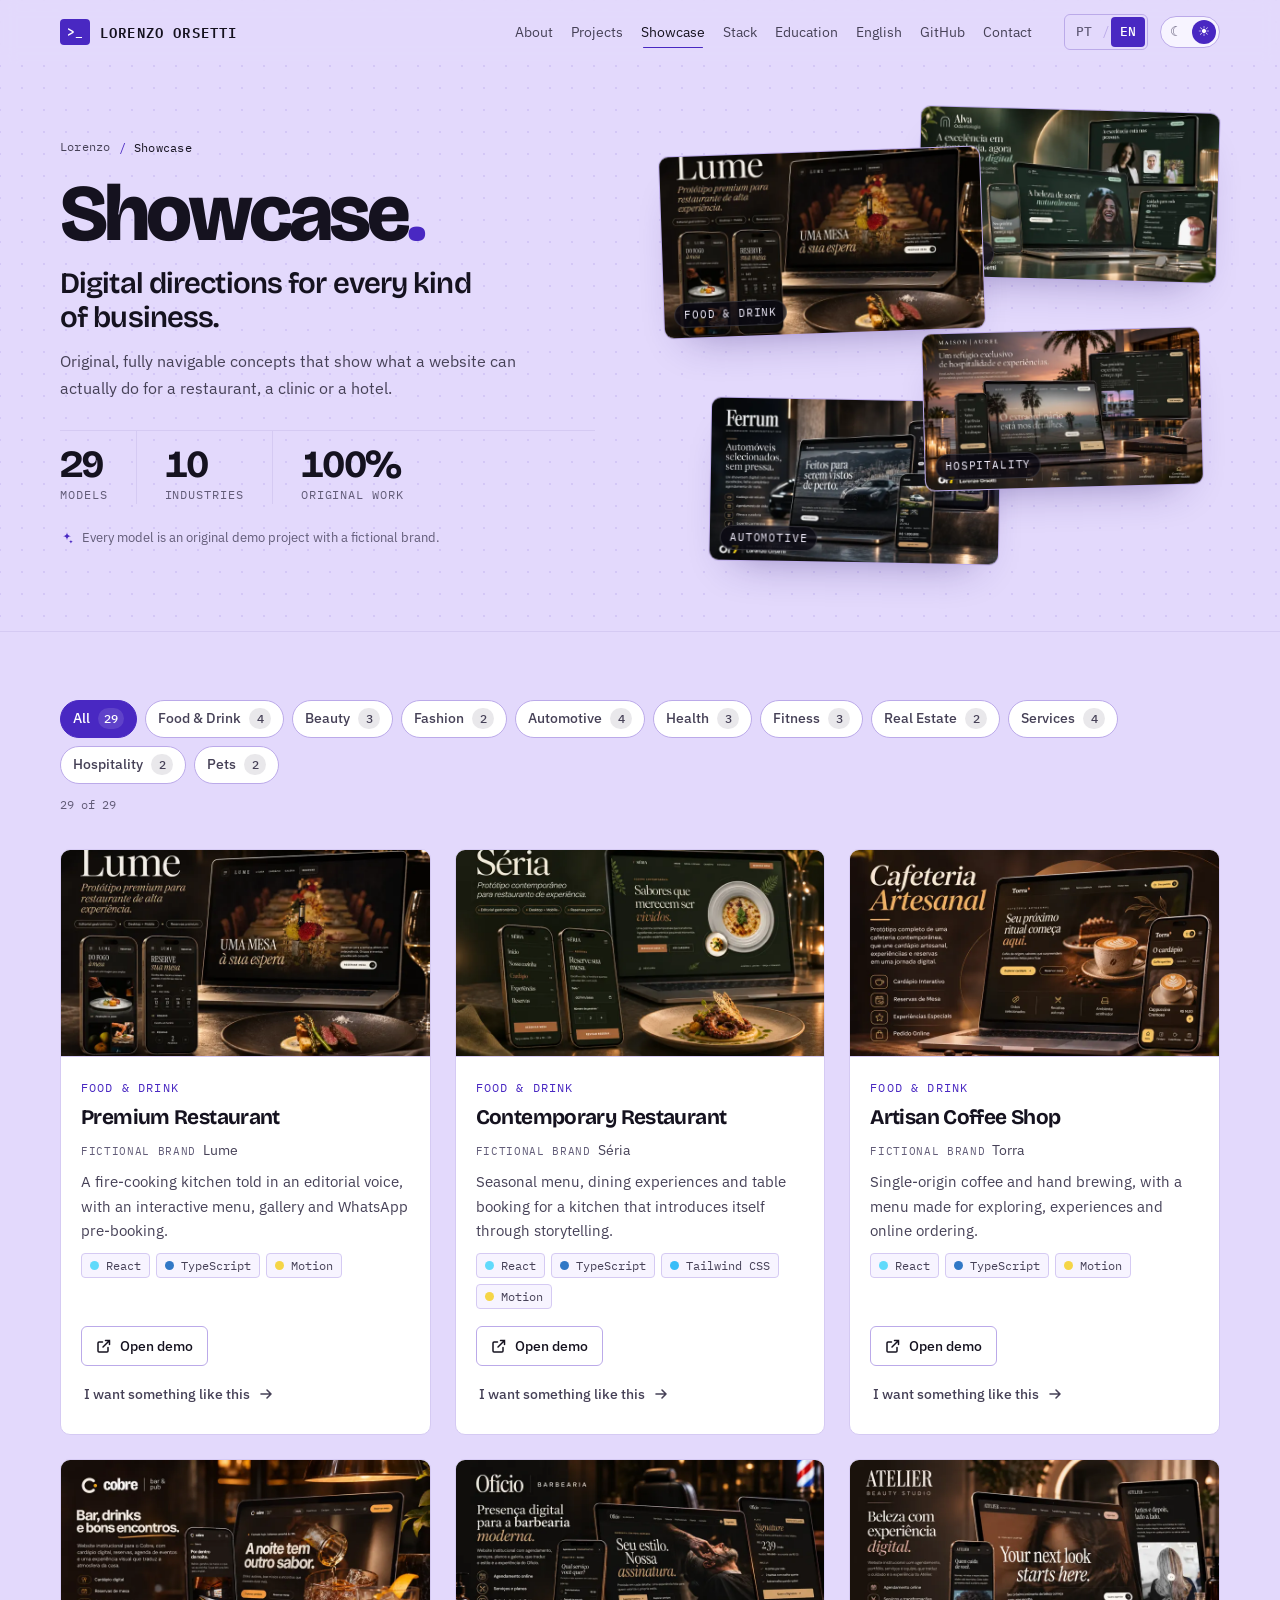
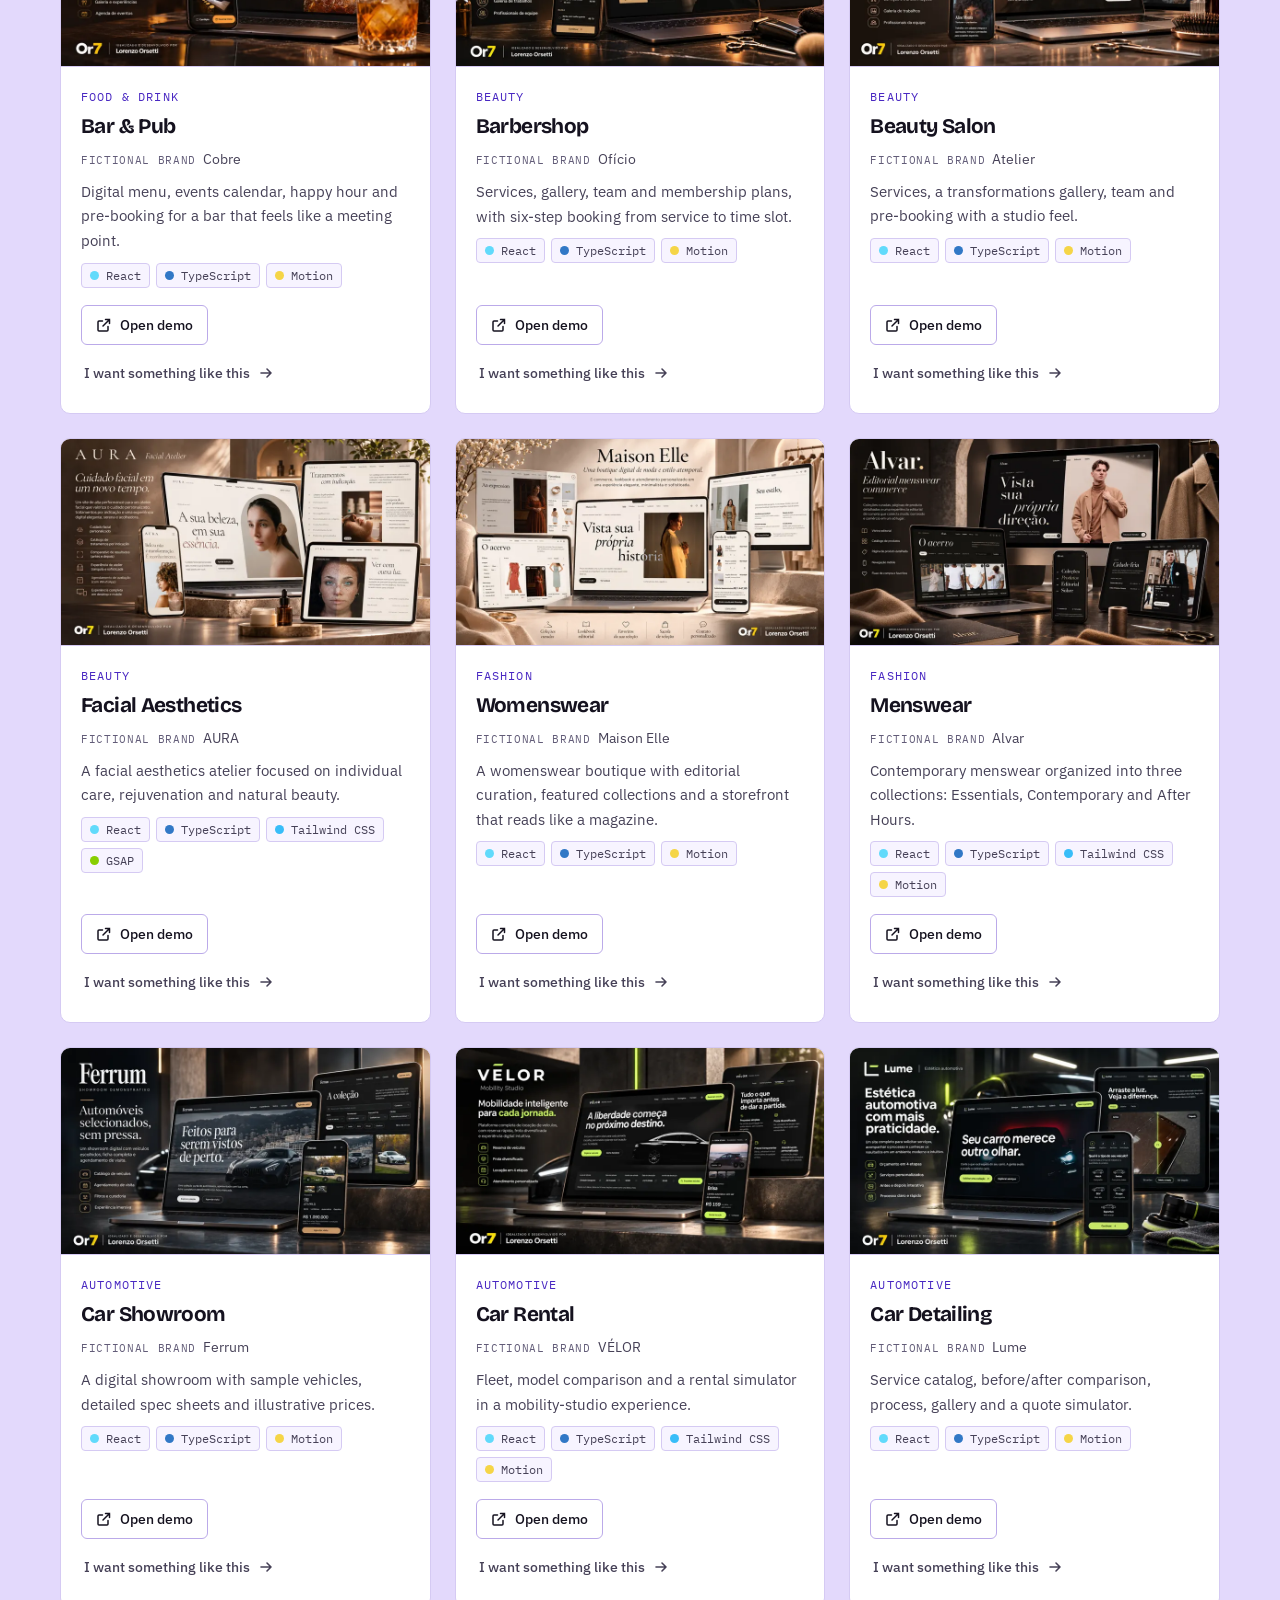
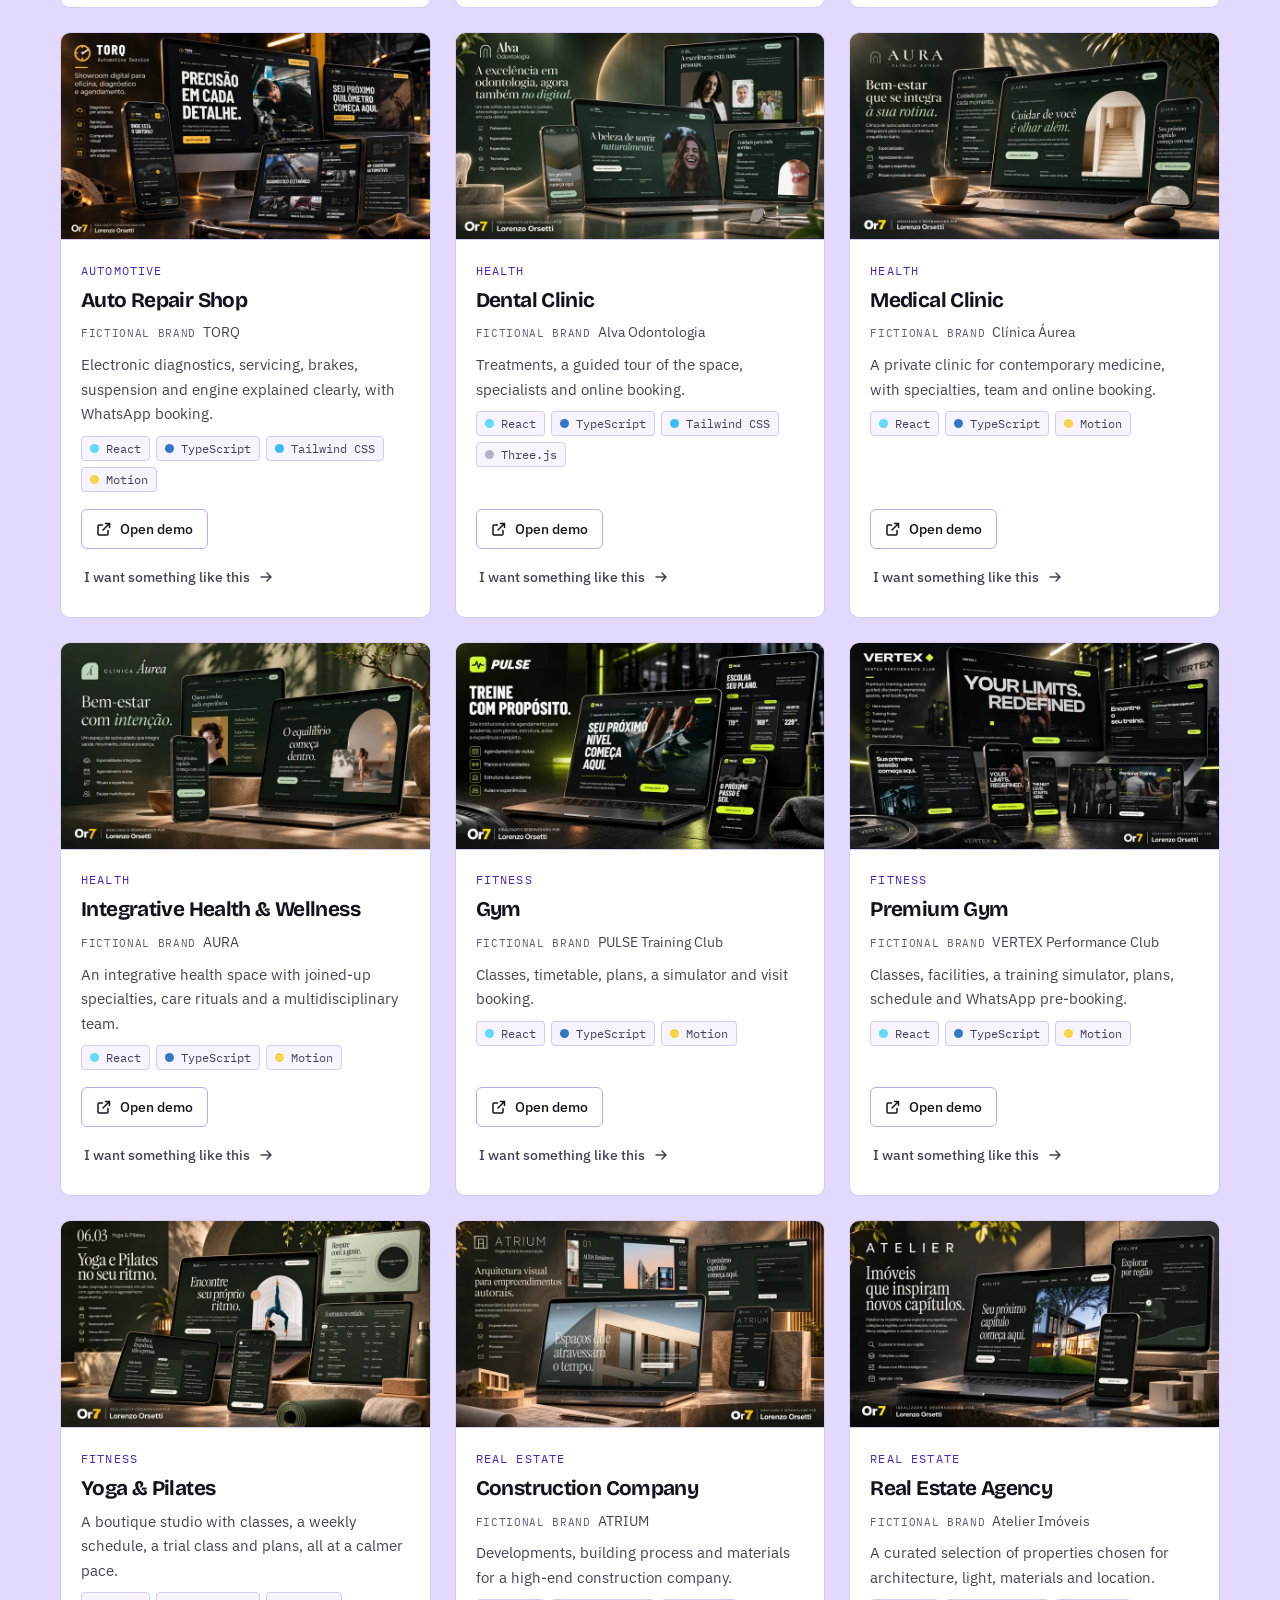
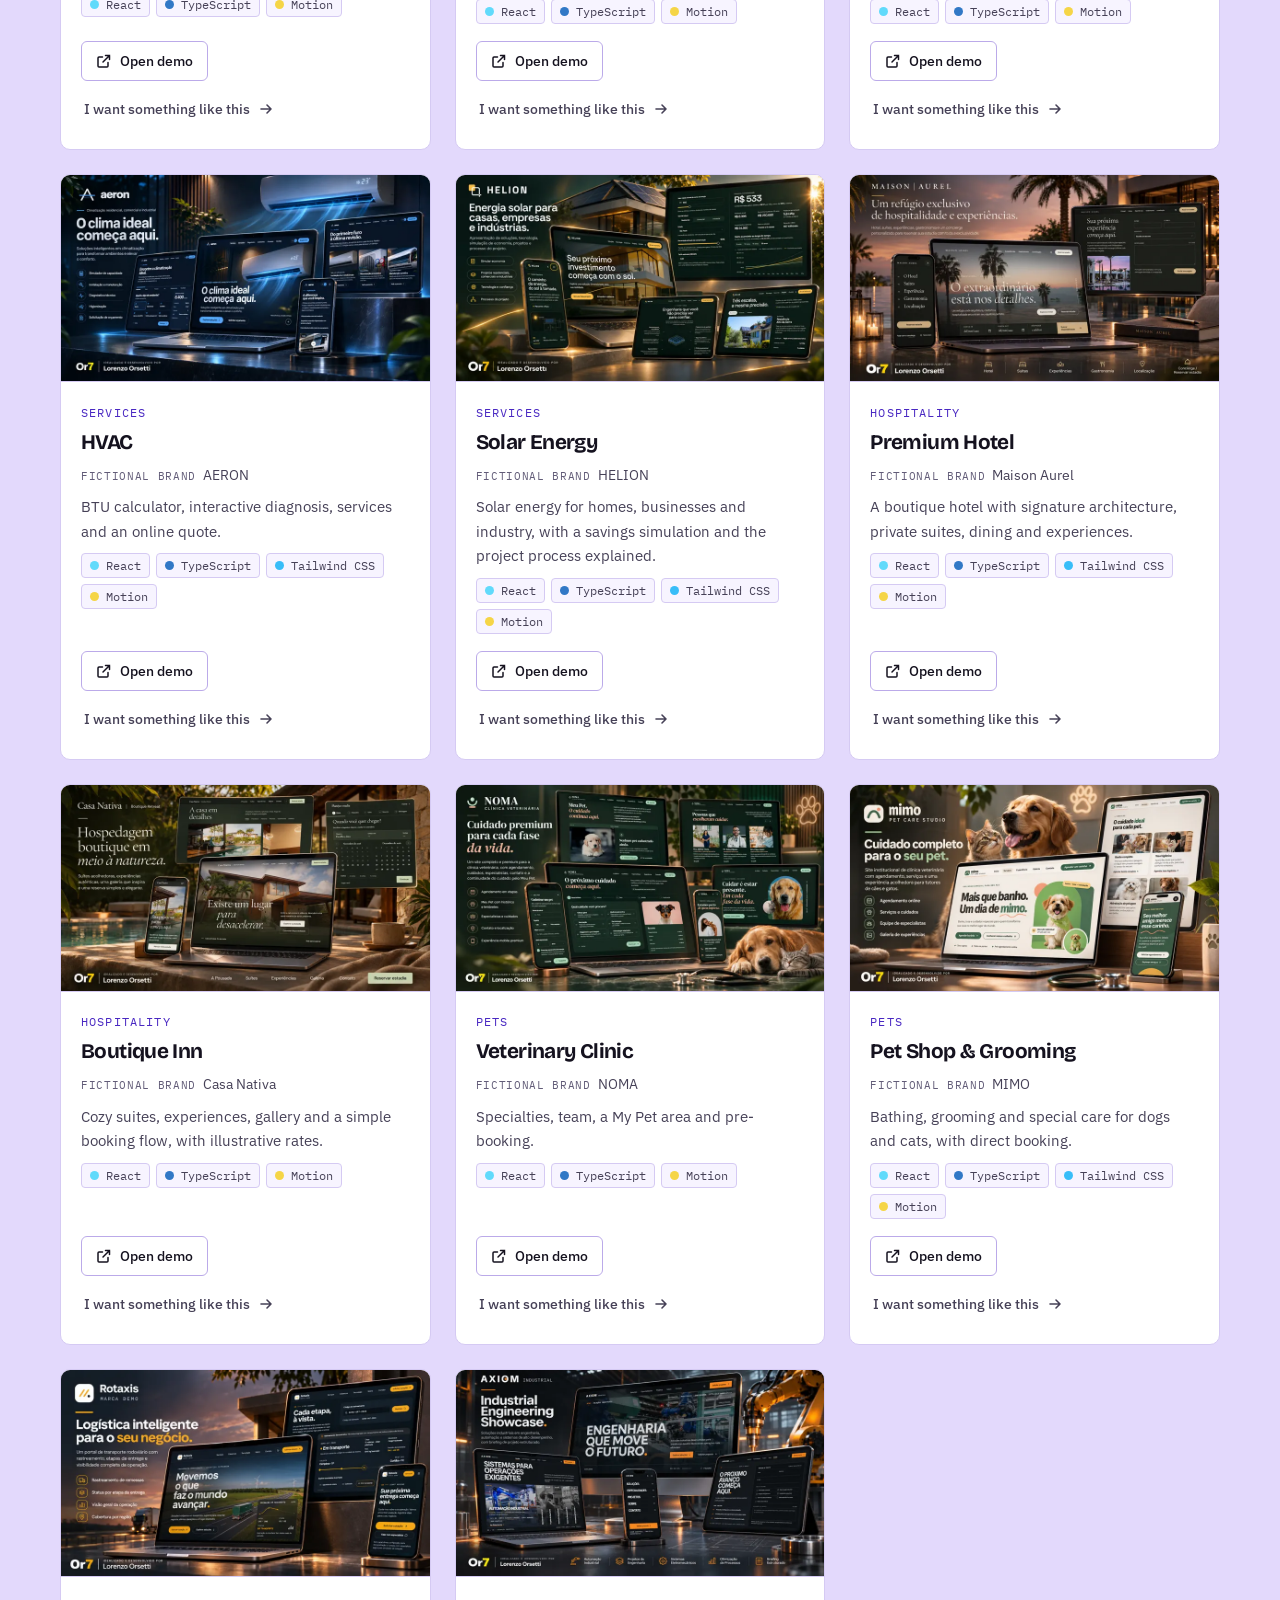
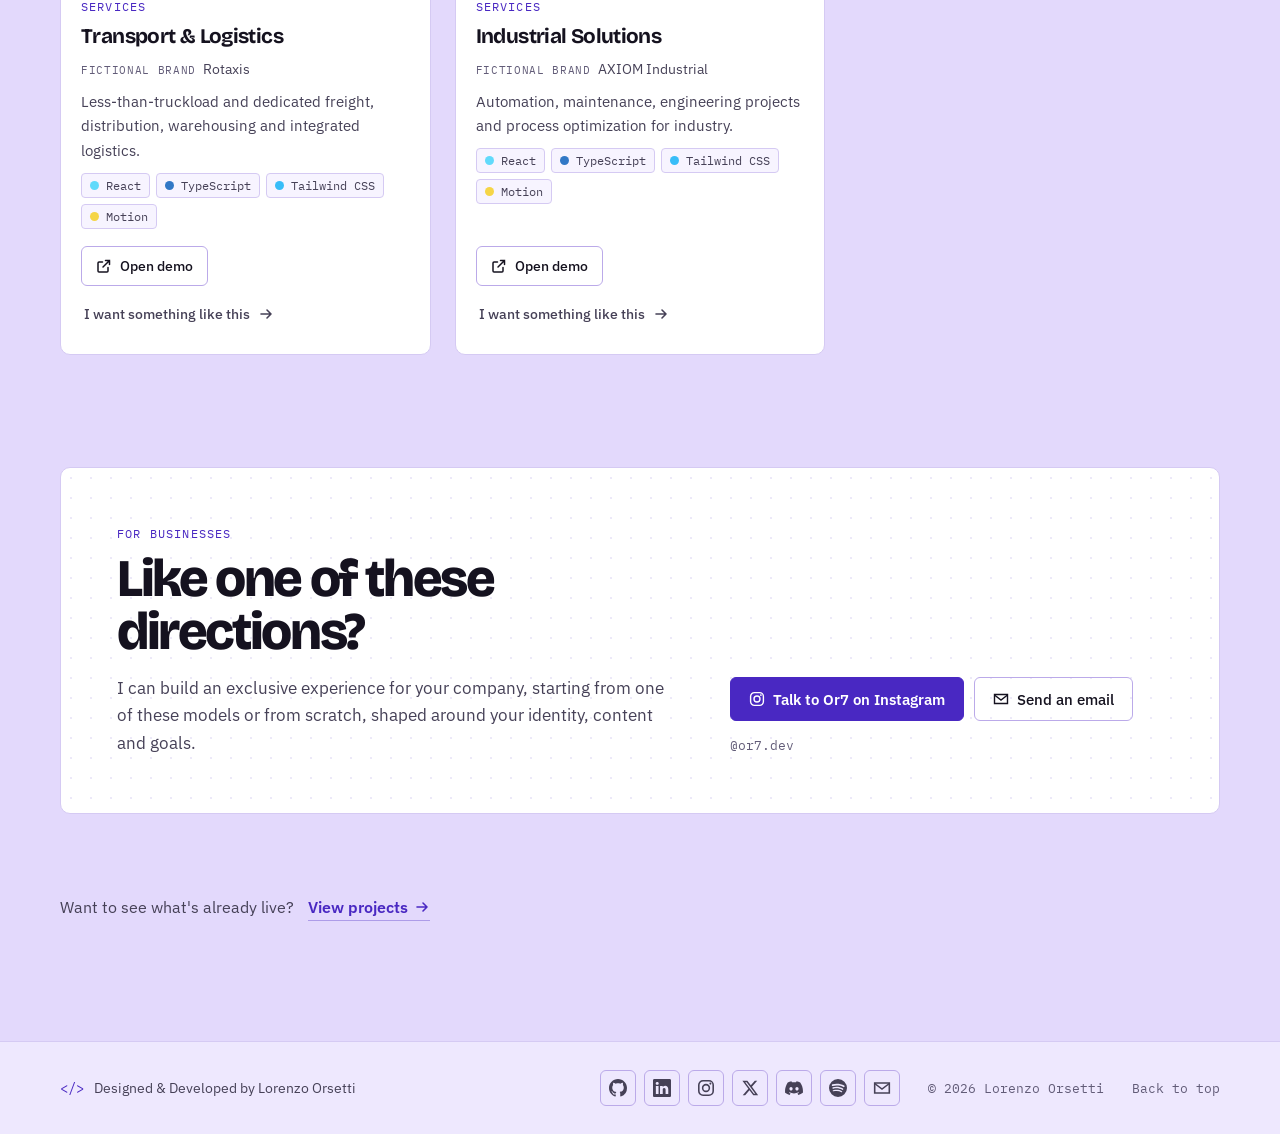
<file: showcase/index.html>
<!DOCTYPE html>
<html lang="en" data-theme="dark" data-page="showcase" data-root="../">
<head>
  <meta charset="UTF-8">
  <meta name="viewport" content="width=device-width, initial-scale=1">

  <title>Website Showcase by Industry | Lorenzo Orsetti</title>
  <meta name="description" content="29 complete website concepts for restaurants, clinics, gyms, hotels, real estate and other industries. Fictional brands, real demos.">
  <meta name="author" content="Lorenzo Orsetti">
  <meta name="theme-color" content="#040607">

  <link rel="canonical" href="https://lorenzo-or7.github.io/showcase/">

  <!-- Open Graph -->
  <meta property="og:type" content="website">
  <meta property="og:site_name" content="Lorenzo Orsetti">
  <meta property="og:title" content="Website Showcase by Industry | Lorenzo Orsetti">
  <meta property="og:description" content="29 complete website concepts for restaurants, clinics, gyms, hotels, real estate and other industries. Fictional brands, real demos.">
  <meta property="og:url" content="https://lorenzo-or7.github.io/showcase/">
  <meta property="og:image" content="https://lorenzo-or7.github.io/assets/images/og-showcase.png">
  <meta property="og:image:width" content="1200">
  <meta property="og:image:height" content="630">
  <meta property="og:image:alt" content="Showcase — Lorenzo Orsetti">
  <meta property="og:locale" content="en_US">
  <meta property="og:locale:alternate" content="pt_BR">

  <!-- Twitter Cards -->
  <meta name="twitter:card" content="summary_large_image">
  <meta name="twitter:title" content="Website Showcase by Industry | Lorenzo Orsetti">
  <meta name="twitter:description" content="29 complete website concepts for restaurants, clinics, gyms, hotels, real estate and other industries. Fictional brands, real demos.">
  <meta name="twitter:image" content="https://lorenzo-or7.github.io/assets/images/og-showcase.png">

  <link rel="icon" href="../assets/icons/favicon.svg" type="image/svg+xml">
  <link rel="apple-touch-icon" href="../assets/icons/apple-touch-icon.png">

  <script>
    (function () {
      // Transição entre páginas (View Transitions): se o navegador pular a animação,
      // as promessas são tratadas aqui para não gerar erro no console.
      var quiet = function (e) { var v = e.viewTransition; if (!v) return; [v.ready, v.finished, v.updateCallbackDone].forEach(function (p) { p && p.catch(function () {}); }); };
      window.addEventListener("pagereveal", quiet);
      window.addEventListener("pageswap", quiet);
      window.addEventListener("unhandledrejection", function (e) {
        var r = e.reason;
        if (r && r.name === "InvalidStateError" && /Transition was (aborted|skipped)/.test(r.message)) e.preventDefault();
      });
      var d = document.documentElement, t, l;
      d.classList.add("js");
      try { t = localStorage.getItem("lo-theme"); l = localStorage.getItem("lo-lang"); } catch (e) {}
      if (t !== "light" && t !== "dark") {
        t = window.matchMedia && window.matchMedia("(prefers-color-scheme: light)").matches ? "light" : "dark";
      }
      d.dataset.theme = t;
      if (l !== "pt" && l !== "en") l = (navigator.language || "en").toLowerCase().indexOf("pt") === 0 ? "pt" : "en";
      d.lang = l === "pt" ? "pt-BR" : "en";
    })();
  </script>

  <link rel="preconnect" href="https://fonts.googleapis.com">
  <link rel="preconnect" href="https://fonts.gstatic.com" crossorigin>
  <link rel="stylesheet" href="https://fonts.googleapis.com/css2?family=Bricolage+Grotesque:opsz,wght@12..96,500..800&family=IBM+Plex+Mono:wght@400;500;600&family=IBM+Plex+Sans:wght@400;500;600;700&display=swap">

  <link rel="stylesheet" href="../css/themes.css">
  <link rel="stylesheet" href="../css/style.css">
  <link rel="stylesheet" href="../css/pages.css">
  <link rel="stylesheet" href="../css/motion.css">
  <link rel="stylesheet" href="../css/responsive.css">
</head>

<body>
  <a class="skip-link" href="#main" data-i18n="skip">Skip to content</a>

  <!-- ===================== HEADER ===================== -->
  <header class="site-header" id="top">
    <div class="site-header__inner container">
      <a class="brand" href="../" aria-label="Lorenzo Orsetti">
        <span class="brand__prompt" aria-hidden="true">&gt;_</span>
        <span class="brand__name">LORENZO ORSETTI</span>
      </a>

      <nav class="nav" id="site-nav" data-i18n-attr="aria-label:nav.label" aria-label="Main navigation">
        <ul class="nav__list">
          <li><a class="nav__link" href="../#about" data-section="about" data-i18n="nav.about">About</a></li>
          <li><a class="nav__link nav__link--page" href="../projects/" data-nav="projects" data-i18n="nav.projects">Projects</a></li>
          <li><a class="nav__link nav__link--page" href="./" data-nav="showcase" data-i18n="nav.showcase">Showcase</a></li>
          <li><a class="nav__link" href="../#stack" data-section="stack" data-i18n="nav.stack">Stack</a></li>
          <li><a class="nav__link" href="../#education" data-section="education" data-i18n="nav.education">Education</a></li>
          <li><a class="nav__link" href="../#english" data-section="english" data-i18n="nav.english">English</a></li>
          <li><a class="nav__link" href="../#github" data-section="github" data-i18n="nav.github">GitHub</a></li>
          <li><a class="nav__link" href="../#contact" data-section="contact" data-i18n="nav.contact">Contact</a></li>
        </ul>
      </nav>

      <div class="header-controls">
        <div class="lang-switch" role="group" data-i18n-attr="aria-label:lang.label" aria-label="Language">
          <button type="button" class="lang-switch__btn" data-lang-option="pt" aria-pressed="false" lang="pt-BR">PT</button>
          <span class="lang-switch__sep" aria-hidden="true">/</span>
          <button type="button" class="lang-switch__btn" data-lang-option="en" aria-pressed="true" lang="en">EN</button>
        </div>

        <button type="button" class="theme-toggle" id="theme-toggle" aria-pressed="false" aria-label="Switch to light theme">
          <span class="theme-toggle__track" aria-hidden="true">
            <span class="theme-toggle__icon theme-toggle__icon--moon">☾</span>
            <span class="theme-toggle__icon theme-toggle__icon--sun">☀</span>
            <span class="theme-toggle__thumb"></span>
          </span>
        </button>

        <button type="button" class="menu-toggle" id="menu-toggle" aria-controls="site-nav" aria-expanded="false" data-i18n-attr="aria-label:nav.open" aria-label="Open menu">
          <span class="menu-toggle__bar"></span>
          <span class="menu-toggle__bar"></span>
        </button>
      </div>
    </div>
    <div class="scroll-progress" aria-hidden="true"></div>
  </header>

  <main id="main" class="page">
    <!-- ===================== HERO DE MODELOS ===================== -->
    <section class="page-hero sc-hero" aria-labelledby="page-title">
      <div class="container sc-hero__grid">
        <div class="sc-hero__copy">
          <nav class="crumb mono" data-i18n-attr="aria-label:crumb.label" aria-label="You are here">
            <ol>
              <li><a href="../">Lorenzo</a></li>
              <li aria-current="page" data-i18n="nav.showcase">Showcase</li>
            </ol>
          </nav>
          <h1 class="page-hero__title" id="page-title" data-i18n="showcase.title" data-split>Showcase</h1>
          <p class="sc-hero__kicker" data-i18n="showcase.kicker">Digital directions for every kind of business.</p>
          <p class="sc-hero__lead" data-i18n="showcase.lead"></p>
          <dl class="sc-hero__stats" id="showcase-stats"></dl>
          <p class="sc-hero__note">
            <svg class="icon icon--sm" viewBox="0 0 16 16" aria-hidden="true"><use href="#i-spark"/></svg>
            <span data-i18n="showcase.note">Every model is an original demo project with a fictional brand.</span>
          </p>
        </div>

        <!-- Composição com capas reais dos modelos (decorativa: os mesmos modelos estão na grade abaixo) -->
        <div class="sc-hero__visual" id="showcase-hero-covers" aria-hidden="true"></div>
      </div>
    </section>

    <!-- ===================== GRADE DE MODELOS ===================== -->
    <section class="container catalog catalog--showcase" data-i18n-attr="aria-label:nav.showcase" aria-label="Showcase">
      <div class="catalog__bar">
        <div class="filters" id="showcase-filters" role="group" data-i18n-attr="aria-label:showcase.filterLabel" aria-label="Filter models by industry"></div>
        <p class="catalog__count mono" id="showcase-showing" aria-live="polite"></p>
      </div>
      <div class="mgrid" id="showcase-grid"></div>
    </section>

    <!-- ===================== BLOCO COMERCIAL (Or7) ===================== -->
    <section class="container direction-wrap" aria-labelledby="direction-title">
      <div class="direction" id="direction" data-reveal="rise">
        <div class="direction__copy">
          <p class="direction__eyebrow mono" data-i18n="showcase.ctaEyebrow">For businesses</p>
          <h2 class="direction__title" id="direction-title" tabindex="-1" data-i18n="showcase.ctaTitle">Like one of these directions?</h2>
          <p class="direction__text" data-i18n="showcase.ctaText"></p>
        </div>
        <div class="direction__side">
          <p class="direction__chosen" id="direction-chosen" aria-live="polite" hidden></p>
          <div class="direction__actions" id="direction-actions"></div>
          <a class="direction__handle mono" data-link="instagram" href="https://www.instagram.com/or7.dev/" target="_blank" rel="noopener noreferrer">@or7.dev</a>
        </div>
      </div>
    </section>

    <aside class="container crosslink" data-reveal="rise">
      <p><span data-i18n="showcase.toProjects">Want to see what is already live?</span>
        <a class="link-btn" href="../projects/"><span data-i18n="showcase.toProjectsLink">View projects</span>
          <svg class="btn__icon" viewBox="0 0 16 16" aria-hidden="true"><use href="#i-arrow"/></svg></a></p>
    </aside>
  </main>

  <!-- ===================== FOOTER ===================== -->
  <footer class="site-footer">
    <div class="container site-footer__inner">
      <p class="site-footer__credit">
        <span class="mono accent" aria-hidden="true">&lt;/&gt;</span>
        <span data-i18n="footer.credit">Designed &amp; Developed by Lorenzo Orsetti</span>
      </p>
      <ul class="social social--footer" id="footer-social"></ul>
      <p class="site-footer__copy mono">© <span id="year"></span> Lorenzo Orsetti</p>
      <a class="site-footer__top mono" href="#top" data-i18n="footer.top">Back to top</a>
    </div>
  </footer>


  <script src="../js/icons.js" defer></script>
  <script src="../js/data.js" defer></script>
  <script src="../js/language.js" defer></script>
  <script src="../js/theme.js" defer></script>
  <script src="../js/utils.js" defer></script>
  <script src="../js/showcase.js" defer></script>
  <script src="../js/motion.js" defer></script>
  <script src="../js/main.js" defer></script>
</body>
</html>
</file>
<file: css/themes.css>
/* =============================================================
   themes.css — tokens de cor dos temas escuro e claro
   -------------------------------------------------------------
   Todas as cores do site vêm destas variáveis. Para ajustar a
   paleta, altere apenas este arquivo.
   ============================================================= */

:root,
:root[data-theme="dark"] {
  color-scheme: dark;

  --bg:            #040607;
  --bg-2:          #0B0D10;
  --surface:       #101217;
  --surface-2:     #161920;
  --surface-3:     #1C2029;
  --border:        #1F232B;
  --border-strong: #2E333D;

  --text:   #EEEDF2;
  --text-2: #A7ABB4;
  --text-3: #80858F;

  --accent:       #BF40FA;
  --accent-hover: #CD68FB;
  --accent-ink:   #D28BFC;              /* accent para texto pequeno */
  --accent-soft:  rgba(191, 64, 250, 0.10);
  --accent-line:  rgba(191, 64, 250, 0.38);
  --on-accent:    #0B0412;

  --ok:      #3DDC84;
  --ok-soft: rgba(61, 220, 132, 0.12);
  --warn:    #F2B84B;
  --warn-soft: rgba(242, 184, 75, 0.12);

  --grid-dot: rgba(255, 255, 255, 0.055);
  --shadow:   0 1px 0 rgba(255, 255, 255, 0.03) inset, 0 20px 40px -24px rgba(0, 0, 0, 0.8);
  --overlay:  rgba(2, 3, 4, 0.72);

  /* Editor de código */
  --code-bg:    #0A0C0F;
  --code-gutter:#4A4F59;
  --tk-kw:   #BF40FA;
  --tk-var:  #F3F2F7;
  --tk-prop: #8DB9FF;
  --tk-str:  #B8E68A;
  --tk-bool: #F7A76C;
  --tk-pun:  #7D828C;
  --tk-com:  #858A94;

  /* Gráfico de contribuições (sequencial, uma cor) */
  --heat-0: #14161C;
  --heat-1: #3D1E52;
  --heat-2: #6A2A93;
  --heat-3: #9636CB;
  --heat-4: #C85BFB;
}

:root[data-theme="light"] {
  color-scheme: light;

  --bg:            #E3D9FC;
  --bg-2:          #EEE8FE;
  --surface:       #FFFFFF;
  --surface-2:     #F7F4FF;
  --surface-3:     #EEE9FD;
  --border:        #D5CAF3;
  --border-strong: #BBAAE9;

  --text:   #15121F;
  --text-2: #464157;
  --text-3: #625C78;

  --accent:       #4928C2;
  --accent-hover: #3A1EA4;
  --accent-ink:   #4928C2;
  --accent-soft:  rgba(73, 40, 194, 0.08);
  --accent-line:  rgba(73, 40, 194, 0.35);
  --on-accent:    #FFFFFF;

  --ok:      #117A3E;
  --ok-soft: rgba(17, 122, 62, 0.10);
  --warn:    #955A00;
  --warn-soft: rgba(176, 108, 0, 0.12);

  --grid-dot: rgba(73, 40, 194, 0.10);
  --shadow:   0 1px 2px rgba(40, 20, 110, 0.06), 0 18px 36px -24px rgba(40, 20, 110, 0.35);
  --overlay:  rgba(30, 18, 70, 0.45);

  --code-bg:    #FFFFFF;
  --code-gutter:#A69DC4;
  --tk-kw:   #4928C2;
  --tk-var:  #15121F;
  --tk-prop: #1F5FBF;
  --tk-str:  #1B7A45;
  --tk-bool: #B4530A;
  --tk-pun:  #6F6888;
  --tk-com:  #6B6585;

  --heat-0: #EEE9FB;
  --heat-1: #C9BCF3;
  --heat-2: #9A83E6;
  --heat-3: #6A4AD4;
  --heat-4: #3A1EA4;
}

/* Transição suave apenas durante a troca de tema */
.theme-transition,
.theme-transition *,
.theme-transition *::before,
.theme-transition *::after {
  transition: background-color 0.4s ease, border-color 0.4s ease, color 0.3s ease, fill 0.3s ease !important;
}

@media (prefers-reduced-motion: reduce) {
  .theme-transition,
  .theme-transition *,
  .theme-transition *::before,
  .theme-transition *::after { transition: none !important; }
}
</file>
<file: css/style.css>
/* =============================================================
   style.css — estilos base e componentes
   -------------------------------------------------------------
   1. Base            7. Perfil lateral      13. Idiomas
   2. Utilitários     8. Seções              14. GitHub
   3. Botões / tags   9. Sobre               15. Contato / footer
   4. Header         10. Projetos            16. Modal (case study)
   5. Hero / editor  11. Stack               17. Animações / cursor
   6. Marquee        12. Formação
   ============================================================= */

/* ---------- 1. Base ---------- */
*,
*::before,
*::after { box-sizing: border-box; }

:root {
  --font-sans: "IBM Plex Sans", system-ui, -apple-system, "Segoe UI", Roboto, sans-serif;
  --font-display: "Bricolage Grotesque", var(--font-sans);
  --font-mono: "IBM Plex Mono", ui-monospace, "SFMono-Regular", Menlo, Consolas, monospace;
  --header-h: 64px;
  --container: 1240px;
  --gutter: clamp(16px, 4vw, 40px);
  --radius: 10px;
  --radius-sm: 6px;
  --ease: cubic-bezier(0.2, 0.7, 0.2, 1);
}

html {
  scroll-behavior: smooth;
  scroll-padding-top: calc(var(--header-h) + 20px);
  -webkit-text-size-adjust: 100%;
}

body {
  margin: 0;
  background: var(--bg);
  color: var(--text);
  font-family: var(--font-sans);
  font-size: 1rem;
  line-height: 1.65;
  -webkit-font-smoothing: antialiased;
  text-rendering: optimizeLegibility;
  overflow-x: hidden;
}

img, video, svg { display: block; max-width: 100%; }
img, video { height: auto; }

h1, h2, h3, h4 { margin: 0; line-height: 1.15; font-weight: 600; letter-spacing: -0.015em; }
p { margin: 0; }
ul, ol { margin: 0; padding: 0; list-style: none; }
dl, dd { margin: 0; }
button { font: inherit; color: inherit; cursor: pointer; }
input { font: inherit; }

a { color: inherit; text-decoration: none; }

::selection { background: var(--accent); color: var(--on-accent); }

:focus { outline: none; }
:focus-visible {
  outline: 2px solid var(--accent);
  outline-offset: 3px;
  border-radius: 4px;
}

/* ---------- 2. Utilitários ---------- */
.container {
  width: 100%;
  max-width: var(--container);
  margin-inline: auto;
  padding-inline: var(--gutter);
}

.mono { font-family: var(--font-mono); }
.accent { color: var(--accent-ink); }
.muted { color: var(--text-3); }

.visually-hidden {
  position: absolute !important;
  width: 1px; height: 1px;
  padding: 0; margin: -1px;
  overflow: hidden; clip: rect(0 0 0 0);
  white-space: nowrap; border: 0;
}

.skip-link {
  position: fixed;
  top: 12px; left: 12px;
  z-index: 200;
  padding: 10px 16px;
  background: var(--accent);
  color: var(--on-accent);
  font-weight: 600;
  border-radius: var(--radius-sm);
  transform: translateY(-160%);
  transition: transform 0.2s;
}
.skip-link:focus-visible { transform: none; }

.icon { width: 18px; height: 18px; flex: none; }
.icon--sm { width: 14px; height: 14px; display: inline-block; vertical-align: -2px; }

/* ---------- 3. Botões, tags, chips, status ---------- */
.btn {
  --btn-bg: transparent;
  --btn-fg: var(--text);
  --btn-bd: var(--border-strong);
  display: inline-flex;
  align-items: center;
  justify-content: center;
  gap: 8px;
  min-height: 44px;
  padding: 0 18px;
  background: var(--btn-bg);
  color: var(--btn-fg);
  border: 1px solid var(--btn-bd);
  border-radius: var(--radius-sm);
  font-size: 0.94rem;
  font-weight: 500;
  line-height: 1;
  white-space: nowrap;
  transition: background-color 0.2s, border-color 0.2s, color 0.2s, transform 0.2s var(--ease);
}
.btn__icon { width: 16px; height: 16px; flex: none; }

.btn--primary { --btn-bg: var(--accent); --btn-fg: var(--on-accent); --btn-bd: var(--accent); font-weight: 600; }
.btn--primary:hover { --btn-bg: var(--accent-hover); --btn-bd: var(--accent-hover); }

.btn--ghost:hover { --btn-bd: var(--accent-line); --btn-bg: var(--accent-soft); }

.btn--text { --btn-bd: transparent; padding-inline: 4px; color: var(--accent-ink); font-weight: 600; }
.btn--text .btn__icon { transition: transform 0.2s var(--ease); }
.btn--text:hover .btn__icon { transform: translateX(3px); }

.btn:not(.is-disabled):active { transform: translateY(1px); }

.btn--sm { min-height: 40px; padding: 0 14px; font-size: 0.875rem; }

.btn.is-disabled {
  opacity: 0.55;
  cursor: not-allowed;
  border-style: dashed;
}
.btn.btn--primary.is-disabled { --btn-bg: transparent; --btn-fg: var(--text-2); --btn-bd: var(--border-strong); }
.btn__soon {
  font-style: normal;
  font-family: var(--font-mono);
  font-size: 0.7rem;
  text-transform: uppercase;
  letter-spacing: 0.06em;
  color: var(--text-3);
}

.link-btn {
  display: inline-flex;
  align-items: center;
  gap: 6px;
  padding: 0;
  background: none;
  border: 0;
  color: var(--accent-ink);
  font-weight: 600;
  border-bottom: 1px solid var(--accent-line);
}
.link-btn:hover { border-bottom-color: var(--accent); }

/* Tags estilo GitHub */
.tags { display: flex; flex-wrap: wrap; gap: 6px; }
.tag {
  display: inline-flex;
  align-items: center;
  gap: 7px;
  padding: 4px 10px;
  font-family: var(--font-mono);
  font-size: 0.78rem;
  color: var(--text-2);
  background: var(--surface-2);
  border: 1px solid var(--border);
  border-radius: 4px;
}
.tag__dot {
  width: 9px; height: 9px;
  border-radius: 50%;
  background: var(--dot, var(--text-3));
  flex: none;
}
.tag__count { color: var(--text-3); }
.tags--sm .tag { padding: 2px 8px; font-size: 0.72rem; }

.chips { display: flex; flex-wrap: wrap; gap: 6px; }
.chips li {
  padding: 3px 10px;
  font-size: 0.85rem;
  color: var(--text-2);
  border: 1px solid var(--border-strong);
  border-radius: 999px;
}

.checklist { display: grid; gap: 6px; }
.checklist li {
  position: relative;
  padding-left: 22px;
  color: var(--text-2);
  font-size: 0.93rem;
}
.checklist li::before {
  content: "›";
  position: absolute; left: 4px; top: -1px;
  font-family: var(--font-mono);
  font-weight: 600;
  color: var(--accent-ink);
}

.numbered { counter-reset: n; display: grid; gap: 10px; }
.numbered li {
  counter-increment: n;
  position: relative;
  padding-left: 36px;
  color: var(--text-2);
}
.numbered li::before {
  content: counter(n, decimal-leading-zero);
  position: absolute; left: 0; top: 1px;
  font-family: var(--font-mono);
  font-size: 0.8rem;
  color: var(--accent-ink);
}

.status {
  display: inline-flex;
  align-items: center;
  gap: 6px;
  padding: 2px 9px;
  font-family: var(--font-mono);
  font-size: 0.72rem;
  font-weight: 500;
  letter-spacing: 0.02em;
  border-radius: 999px;
  border: 1px solid currentColor;
  white-space: nowrap;
}
.status__dot { width: 6px; height: 6px; border-radius: 50%; background: currentColor; }
.status--in-progress { color: var(--warn); background: var(--warn-soft); }
.status--completed,
.status--live        { color: var(--ok);   background: var(--ok-soft); }
.status--prototype,
.status--concept     { color: var(--accent-ink); background: var(--accent-soft); }
.status--discontinued { color: var(--text-2); background: var(--surface-2); border-style: dashed; }

.status-pill {
  display: inline-flex;
  align-items: center;
  gap: 8px;
  font-family: var(--font-mono);
  font-size: 0.8rem;
  color: var(--text-2);
}
.status-pill[hidden] { display: none; }
.status-pill__dot {
  position: relative;
  width: 8px; height: 8px;
  border-radius: 50%;
  background: var(--ok);
}
.status-pill__dot::after {
  content: "";
  position: absolute; inset: -4px;
  border-radius: 50%;
  border: 1px solid var(--ok);
  opacity: 0;
  animation: ping 2.6s ease-out infinite;
}
.status-pill--sm { font-size: 0.75rem; }

@keyframes ping {
  0%   { transform: scale(0.6); opacity: 0.7; }
  80%, 100% { transform: scale(1.5); opacity: 0; }
}

/* ---------- 4. Header ---------- */
.site-header {
  position: fixed;
  inset: 0 0 auto 0;
  z-index: 100;
  height: var(--header-h);
  background: color-mix(in srgb, var(--bg) 82%, transparent);
  -webkit-backdrop-filter: blur(8px);
  backdrop-filter: blur(8px);
  border-bottom: 1px solid transparent;
  transition: border-color 0.25s, background-color 0.25s;
}
.site-header.is-scrolled { border-bottom-color: var(--border); }

.site-header__inner {
  height: 100%;
  display: flex;
  align-items: center;
  gap: 24px;
}

.brand {
  display: inline-flex;
  align-items: center;
  gap: 10px;
  font-family: var(--font-mono);
  font-weight: 600;
  font-size: 0.9rem;
  letter-spacing: 0.08em;
  white-space: nowrap;
}
.brand__prompt {
  display: inline-grid;
  place-items: center;
  width: 30px; height: 26px;
  font-size: 0.8rem;
  letter-spacing: 0;
  color: var(--on-accent);
  background: var(--accent);
  border-radius: 4px;
}

.nav { margin-left: auto; }
.nav__list { display: flex; gap: 2px; }
.nav__link {
  position: relative;
  display: block;
  padding: 8px 10px;
  font-size: 0.9rem;
  color: var(--text-2);
  transition: color 0.2s;
}
.nav__link::after {
  content: "";
  position: absolute;
  left: 10px; right: 10px; bottom: 3px;
  height: 1.5px;
  background: var(--accent);
  transform: scaleX(0);
  transform-origin: left;
  transition: transform 0.3s var(--ease);
}
.nav__link:hover,
.nav__link.is-active { color: var(--text); }
.nav__link:hover::after,
.nav__link.is-active::after { transform: scaleX(1); }

.header-controls { display: flex; align-items: center; gap: 12px; }

/* PT / EN */
.lang-switch {
  display: inline-flex;
  align-items: center;
  font-family: var(--font-mono);
  font-size: 0.8rem;
  border: 1px solid var(--border-strong);
  border-radius: var(--radius-sm);
  padding: 2px;
}
.lang-switch__btn {
  min-width: 34px;
  height: 30px;
  padding: 0 6px;
  background: none;
  border: 0;
  border-radius: 4px;
  color: var(--text-3);
  font-weight: 500;
  transition: color 0.2s, background-color 0.2s;
}
.lang-switch__btn:hover { color: var(--text); }
.lang-switch__btn[aria-pressed="true"] { color: var(--on-accent); background: var(--accent); }
.lang-switch__sep { color: var(--border-strong); padding: 0 1px; }

/* Botão de tema */
.theme-toggle {
  padding: 0;
  background: none;
  border: 0;
  border-radius: 999px;
}
.theme-toggle__track {
  position: relative;
  display: flex;
  align-items: center;
  justify-content: space-between;
  width: 60px; height: 32px;
  padding: 0 9px;
  background: var(--surface-2);
  border: 1px solid var(--border-strong);
  border-radius: 999px;
  transition: border-color 0.2s;
}
.theme-toggle:hover .theme-toggle__track { border-color: var(--accent-line); }
.theme-toggle__icon {
  position: relative;
  z-index: 1;
  font-size: 0.85rem;
  line-height: 1;
  color: var(--text-3);
  transition: color 0.3s;
}
.theme-toggle__thumb {
  position: absolute;
  top: 3px; left: 3px;
  width: 24px; height: 24px;
  border-radius: 50%;
  background: var(--accent);
  transition: transform 0.4s var(--ease);
}
[data-theme="dark"] .theme-toggle__icon--moon,
[data-theme="light"] .theme-toggle__icon--sun { color: var(--on-accent); }
[data-theme="light"] .theme-toggle__thumb { transform: translateX(28px); }

/* Hamburger (visível só em telas menores — ver responsive.css) */
.menu-toggle {
  display: none;
  position: relative;
  width: 44px; height: 44px;
  padding: 0;
  background: none;
  border: 1px solid var(--border-strong);
  border-radius: var(--radius-sm);
}
.menu-toggle__bar {
  position: absolute;
  left: 12px; right: 12px;
  height: 1.6px;
  background: var(--text);
  transition: transform 0.3s var(--ease), top 0.3s var(--ease);
}
.menu-toggle__bar:first-child { top: 17px; }
.menu-toggle__bar:last-child  { top: 25px; right: 18px; }
.nav-open .menu-toggle__bar:first-child { top: 21px; transform: rotate(45deg); }
.nav-open .menu-toggle__bar:last-child  { top: 21px; right: 12px; transform: rotate(-45deg); }

/* ---------- 5. Hero + editor ---------- */
.hero {
  position: relative;
  padding-top: calc(var(--header-h) + clamp(40px, 8vh, 96px));
  border-bottom: 1px solid var(--border);
  background-image: radial-gradient(var(--grid-dot) 1px, transparent 1px);
  background-size: 22px 22px;
  background-position: -11px -11px;
}

.hero__grid {
  display: grid;
  grid-template-columns: minmax(0, 1.05fr) minmax(0, 1fr);
  gap: clamp(32px, 5vw, 72px);
  align-items: center;
  padding-bottom: clamp(48px, 8vh, 88px);
}

.hero__hello {
  font-size: 0.95rem;
  color: var(--text-2);
  margin-bottom: 14px;
}

.hero__name {
  display: flex;
  flex-direction: column;
  font-size: clamp(2.7rem, 6.6vw, 5.6rem);
  font-weight: 700;
  line-height: 0.92;
  letter-spacing: -0.045em;
}
.hero__name-last { color: var(--accent); }

.hero__role {
  margin-top: 22px;
  font-family: var(--font-mono);
  font-size: clamp(1rem, 1.6vw, 1.2rem);
  font-weight: 500;
  line-height: 1.45;
}
.hero__role-sub { color: var(--text-2); }

.hero__lead {
  margin-top: 18px;
  max-width: 52ch;
  font-size: 1.05rem;
  color: var(--text-2);
}

.hero__actions {
  display: flex;
  flex-wrap: wrap;
  gap: 10px;
  margin-top: 32px;
}

.hero__text .status-pill { margin-top: 26px; }

/* Editor */
.editor {
  position: relative;
  background: var(--code-bg);
  border: 1px solid var(--border-strong);
  border-radius: var(--radius);
  box-shadow: var(--shadow);
  overflow: hidden;
  min-width: 0;
}
.editor::before {
  /* moldura deslocada — detalhe de identidade */
  content: "";
  position: absolute;
  inset: 0;
  border-top: 2px solid var(--accent);
  pointer-events: none;
}

.editor__tabs {
  display: flex;
  background: var(--bg-2);
  border-bottom: 1px solid var(--border);
}
.editor__tab {
  display: inline-flex;
  align-items: center;
  gap: 8px;
  height: 42px;
  padding: 0 16px;
  font-family: var(--font-mono);
  font-size: 0.8rem;
  color: var(--text-3);
  background: none;
  border: 0;
  border-right: 1px solid var(--border);
}
.editor__tab-ext {
  font-size: 0.65rem;
  font-weight: 600;
  color: var(--accent-ink);
}
.editor__tab[aria-selected="true"] {
  color: var(--text);
  background: var(--code-bg);
  box-shadow: 0 1px 0 var(--code-bg);
}
.editor__tab:hover { color: var(--text); }
.editor__tab:focus-visible { outline-offset: -3px; }

.editor__panel {
  height: 440px;
  overflow: auto;
  scrollbar-width: thin;
}

.code {
  margin: 0;
  padding: 18px 0;
  font-family: var(--font-mono);
  font-size: 0.84rem;
  line-height: 1.7;
  counter-reset: line;
  tab-size: 2;
}
.code code { display: block; }
.code__line {
  display: block;
  padding-right: 20px;
  white-space: pre;
  color: var(--tk-var);
}
.code__line::before {
  counter-increment: line;
  content: counter(line);
  display: inline-block;
  width: 3.2em;
  padding-right: 1.4em;
  text-align: right;
  color: var(--code-gutter);
  user-select: none;
}
.tk-kw   { color: var(--tk-kw); font-weight: 500; }
.tk-var  { color: var(--tk-var); }
.tk-prop { color: var(--tk-prop); }
.tk-str  { color: var(--tk-str); }
.tk-bool { color: var(--tk-bool); }
.tk-pun  { color: var(--tk-pun); }
.tk-com  { color: var(--tk-com); font-style: italic; }

.caret {
  display: inline-block;
  width: 8px; height: 1.1em;
  margin-left: 4px;
  vertical-align: -3px;
  background: var(--accent);
  animation: blink 1.1s steps(1) infinite;
}
@keyframes blink { 50% { opacity: 0; } }

.editor__status {
  display: flex;
  gap: 18px;
  padding: 6px 14px;
  font-size: 0.72rem;
  color: var(--text-3);
  background: var(--bg-2);
  border-top: 1px solid var(--border);
}
.editor__status span { display: inline-flex; align-items: center; gap: 5px; }
.editor__branch { width: 12px; height: 12px; }
.editor__lang { margin-left: auto; }

/* Terminal */
.terminal {
  padding: 16px 18px;
  font-family: var(--font-mono);
  font-size: 0.84rem;
  line-height: 1.7;
  cursor: text;
}
.terminal__row { color: var(--text); overflow-wrap: anywhere; }
.terminal__row.pre { white-space: pre-wrap; }
.terminal__row.cmd { margin-top: 8px; }
.terminal__row.cmd:first-child { margin-top: 0; }
.terminal__row a { color: var(--tk-prop); text-decoration: underline; text-underline-offset: 2px; }
.terminal__path { color: var(--tk-prop); }
.terminal__line { display: flex; align-items: center; gap: 8px; margin-top: 8px; }
.terminal__prompt { white-space: nowrap; }
.terminal__input {
  flex: 1;
  min-width: 0;
  padding: 0;
  background: transparent;
  border: 0;
  color: var(--text);
  caret-color: var(--accent);
  font-size: inherit;
}
.terminal__input::placeholder { color: var(--text-3); opacity: 0.8; }
.terminal__input:focus-visible { outline: none; }
.terminal__line:focus-within { box-shadow: inset 2px 0 0 var(--accent); padding-left: 8px; margin-left: -10px; }

/* ---------- 6. Marquee ---------- */
.marquee {
  overflow: hidden;
  border-top: 1px solid var(--border);
  background: var(--bg-2);
  -webkit-mask-image: linear-gradient(90deg, transparent, #000 8%, #000 92%, transparent);
  mask-image: linear-gradient(90deg, transparent, #000 8%, #000 92%, transparent);
}
.marquee__track {
  display: flex;
  width: max-content;
  animation: marquee 48s linear infinite;
}
.marquee:hover .marquee__track { animation-play-state: paused; }
.marquee__group { display: flex; }
.marquee__group li {
  display: inline-flex;
  align-items: center;
  gap: 22px;
  padding: 14px 22px 14px 0;
  font-family: var(--font-mono);
  font-size: 0.85rem;
  color: var(--text-2);
  white-space: nowrap;
}
.marquee__sep { color: var(--accent-ink); }
@keyframes marquee { to { transform: translateX(-33.333%); } }

/* ---------- 7. Layout + perfil lateral ---------- */
.layout {
  display: grid;
  grid-template-columns: 280px minmax(0, 1fr);
  gap: clamp(32px, 4vw, 64px);
  padding-top: clamp(48px, 7vw, 88px);
  padding-bottom: 40px;
  align-items: start;
}

.profile {
  position: sticky;
  top: calc(var(--header-h) + 24px);
}
.profile__card {
  display: grid;
  gap: 18px;
}

.avatar {
  position: relative;
  width: 100%;
  max-width: 240px;
  aspect-ratio: 1;
  margin-bottom: 8px;
}
.avatar::before {
  /* moldura deslocada em accent */
  content: "";
  position: absolute;
  inset: 0;
  transform: translate(10px, 10px);
  border: 1px solid var(--accent-line);
  border-radius: 14px;
}
.avatar__img,
.avatar__initials {
  position: relative;
  width: 100%;
  height: 100%;
  border-radius: 14px;
  border: 1px solid var(--border-strong);
}
.avatar__img { object-fit: contain; background: var(--accent); }
.avatar__initials {
  display: grid;
  place-items: center;
  font-family: var(--font-mono);
  font-size: clamp(3rem, 6vw, 4.5rem);
  font-weight: 600;
  letter-spacing: -0.04em;
  color: var(--accent);
  background:
    radial-gradient(var(--grid-dot) 1px, transparent 1px) 0 0 / 14px 14px,
    var(--surface);
}
.avatar.has-photo .avatar__initials { display: none; }

.profile__name { font-size: 1.4rem; font-weight: 600; letter-spacing: -0.02em; line-height: 1.2; }
.profile__handle { font-size: 0.9rem; color: var(--text-3); }
.profile__role { color: var(--text-2); font-size: 0.95rem; line-height: 1.5; }

.profile__facts {
  display: grid;
  gap: 10px;
  padding: 16px 0;
  border-block: 1px solid var(--border);
  font-size: 0.88rem;
}
.profile__facts li { display: flex; align-items: flex-start; gap: 10px; min-width: 0; color: var(--text); }
.profile__facts .icon { width: 16px; height: 16px; margin-top: 3px; color: var(--text-3); }
.profile__facts a { min-width: 0; overflow-wrap: anywhere; transition: color 0.2s; }
.profile__facts a:hover { color: var(--accent-ink); text-decoration: underline; text-underline-offset: 3px; }

.profile__stats {
  display: grid;
  grid-template-columns: repeat(3, 1fr);
  border: 1px solid var(--border);
  border-radius: var(--radius-sm);
}
.profile__stats li {
  display: grid;
  gap: 2px;
  padding: 10px 12px;
  font-size: 0.72rem;
  color: var(--text-3);
}
.profile__stats li + li { border-left: 1px solid var(--border); }
.profile__stats a { display: grid; gap: 2px; border-radius: 4px; transition: color 0.2s; }
.profile__stats a:hover { color: var(--accent-ink); }
.profile__stats .mono { font-size: 1.2rem; font-weight: 600; color: var(--text); }
.profile__stats a:hover .mono { color: var(--accent-ink); }

.social { display: flex; gap: 8px; }
.social__link {
  display: grid;
  place-items: center;
  width: 40px; height: 40px;
  color: var(--text-2);
  border: 1px solid var(--border-strong);
  border-radius: var(--radius-sm);
  transition: color 0.2s, border-color 0.2s, background-color 0.2s;
}
.social__link:hover { color: var(--accent-ink); border-color: var(--accent-line); background: var(--accent-soft); }

.profile__branch {
  font-size: 0.78rem;
  color: var(--text-2);
}
.profile__branch:empty { display: none; }

/* ---------- 8. Seções ---------- */
.content { min-width: 0; }

.section { padding-bottom: clamp(72px, 10vw, 128px); }

.section-head {
  display: flex;
  align-items: baseline;
  gap: 14px;
  margin-bottom: 28px;
}
.section-head__index {
  font-family: var(--font-mono);
  font-size: 0.85rem;
  color: var(--accent-ink);
}
.section-head__index::before { content: "// "; color: var(--text-3); }
.section-head__title {
  font-size: clamp(1.75rem, 3.2vw, 2.4rem);
  font-weight: 600;
  letter-spacing: -0.03em;
}
.section-head__file {
  flex: 1;
  display: flex;
  align-items: center;
  gap: 12px;
  font-family: var(--font-mono);
  font-size: 0.75rem;
  color: var(--text-3);
  white-space: nowrap;
}
.section-head__file::before {
  content: "";
  flex: 1;
  height: 1px;
  background: var(--border);
}

.section-intro {
  max-width: 62ch;
  margin: -12px 0 36px;
  color: var(--text-2);
}

/* ---------- 9. Sobre ---------- */
.about {
  display: grid;
  grid-template-columns: minmax(0, 1.6fr) minmax(0, 1fr);
  gap: 40px;
}
.about__text { display: grid; gap: 18px; font-size: 1.06rem; color: var(--text-2); }
.about__text p:first-child { color: var(--text); font-size: 1.16rem; line-height: 1.6; }

.about__side { display: grid; gap: 22px; align-content: start; }
.kv-block {
  padding: 18px 20px;
  background: var(--surface);
  border: 1px solid var(--border);
  border-radius: var(--radius);
}
.kv-block__title {
  margin-bottom: 10px;
  font-size: 0.75rem;
  font-weight: 500;
  letter-spacing: 0.08em;
  text-transform: uppercase;
  color: var(--text-3);
}
.plain-list { display: grid; gap: 6px; font-size: 0.93rem; }
.plain-list li { position: relative; padding-left: 16px; }
.plain-list li::before { content: "—"; position: absolute; left: 0; color: var(--accent-ink); }
.plain-list--now li::before { content: "▸"; font-size: 0.75rem; top: 3px; }

/* ---------- 10. Mídia (capas de projetos e modelos) ---------- */
.media {
  position: relative;
  overflow: hidden;
  background: var(--surface-2);
  container-type: inline-size;
}
.media__img,
.media__video { width: 100%; height: 100%; object-fit: cover; }
.media__play {
  position: absolute;
  right: 12px; bottom: 12px;
  display: grid; place-items: center;
  width: 34px; height: 34px;
  color: #fff;
  background: rgba(0, 0, 0, 0.55);
  border-radius: 50%;
  pointer-events: none;
}
.media__play .icon { width: 14px; height: 14px; }

/* Rótulos pequenos em caixa alta (formação, inglês, GitHub) */
.edu-card__sub,
.lang-feature__sub,
.gh-block__title,
.timeline__heading {
  margin-bottom: 12px;
  font-size: 0.75rem;
  font-weight: 500;
  letter-spacing: 0.08em;
  text-transform: uppercase;
  color: var(--text-3);
}

/* ---------- 11. Stack ---------- */
.stack {
  display: grid;
  grid-template-columns: repeat(2, minmax(0, 1fr));
  gap: 1px;
  background: var(--border);
  border: 1px solid var(--border);
  border-radius: var(--radius);
  overflow: hidden;
}
.stack__group {
  padding: 22px;
  background: var(--surface);
}
.stack__group:first-child,
.stack__group:last-child:nth-child(even) { grid-column: 1 / -1; }

.stack__title { font-size: 1rem; font-weight: 600; margin-bottom: 16px; }
.stack__title .mono { font-size: 0.78rem; font-weight: 400; margin-right: 2px; }
.stack__list { display: flex; flex-wrap: wrap; gap: 8px; }

.tech {
  position: relative;
  display: inline-flex;
  align-items: center;
  gap: 10px;
  padding: 6px 12px 6px 6px;
  background: var(--surface-2);
  border: 1px solid var(--border);
  border-radius: var(--radius-sm);
  font-size: 0.9rem;
  cursor: default;
  transition: border-color 0.2s, transform 0.2s var(--ease);
}
.tech:hover,
.tech:focus-visible { border-color: var(--accent-line); transform: translateY(-2px); }

.tech-icon {
  position: relative;
  display: grid;
  place-items: center;
  width: 32px; height: 32px;
  flex: none;
  border-radius: 5px;
  background: color-mix(in srgb, var(--tech) 16%, var(--surface));
  border: 1px solid color-mix(in srgb, var(--tech) 35%, transparent);
}
.tech-icon img { width: 100%; height: 100%; object-fit: contain; filter: drop-shadow(0 2px 6px rgba(120, 40, 200, 0.25)); }
.tech-icon.has-img { width: 44px; height: 44px; background: none; border: 0; padding: 2px; }
.tech:has(.has-img) { padding-left: 4px; }
.tech:hover .tech-icon.has-img img { transform: scale(1.06) rotate(-3deg); }
.tech-icon img { transition: transform 0.3s var(--ease); }
.tech-icon.has-img .tech-icon__short { display: none; }
.tech-icon__short {
  font-family: var(--font-mono);
  font-size: 0.66rem;
  font-weight: 600;
  color: var(--text);
}

.tooltip {
  position: absolute;
  left: 50%; bottom: calc(100% + 10px);
  z-index: 10;
  width: max-content;
  max-width: 220px;
  padding: 8px 12px;
  font-size: 0.8rem;
  line-height: 1.4;
  color: var(--bg);
  background: var(--text);
  border-radius: var(--radius-sm);
  opacity: 0;
  visibility: hidden;
  transform: translate(-50%, 4px);
  transition: opacity 0.2s, transform 0.2s var(--ease), visibility 0.2s;
  pointer-events: none;
}
.tooltip::after {
  content: "";
  position: absolute;
  left: 50%; top: 100%;
  border: 5px solid transparent;
  border-top-color: var(--text);
  transform: translateX(-50%);
}
.tech:hover .tooltip,
.tech:focus-visible .tooltip { opacity: 1; visibility: visible; transform: translate(-50%, 0); }

/* ---------- 12. Formação ---------- */
.education {
  display: grid;
  grid-template-columns: minmax(0, 1fr) minmax(0, 1fr);
  gap: 20px;
  align-items: start;
}
.edu-card {
  padding: 28px;
  background: var(--surface);
  border: 1px solid var(--border);
  border-left: 3px solid var(--accent);
  border-radius: var(--radius);
}
.edu-card__inst { font-size: 0.85rem; font-weight: 600; letter-spacing: 0.12em; color: var(--accent-ink); }
.edu-card__course { margin-top: 6px; font-size: 1.6rem; font-weight: 600; letter-spacing: -0.02em; }
.edu-card__full { margin-top: 4px; font-size: 0.9rem; color: var(--text-3); }
.edu-card__facts { display: flex; flex-wrap: wrap; gap: 24px; margin: 20px 0 24px; }
.edu-card__facts dt { font-family: var(--font-mono); font-size: 0.72rem; color: var(--text-3); margin-bottom: 4px; }

.timeline-wrap { padding: 28px 8px 0 8px; }
.timeline { position: relative; display: grid; gap: 26px; }
.timeline::before {
  content: "";
  position: absolute;
  left: 5px; top: 8px; bottom: 8px;
  width: 1px;
  background: var(--border-strong);
}
.timeline__item { position: relative; padding-left: 30px; }
.timeline__item::before {
  content: "";
  position: absolute;
  left: 0; top: 6px;
  width: 11px; height: 11px;
  border-radius: 50%;
  background: var(--bg);
  border: 2px solid var(--border-strong);
}
.timeline__item.is-current::before { border-color: var(--accent); background: var(--accent); box-shadow: 0 0 0 4px var(--accent-soft); }
.timeline__date { display: block; font-size: 0.72rem; color: var(--accent-ink); text-transform: uppercase; letter-spacing: 0.08em; min-height: 0; }
.timeline__date:empty { display: none; }
.timeline__title { font-size: 1.02rem; font-weight: 600; }
.timeline__text { margin-top: 4px; font-size: 0.92rem; color: var(--text-2); }

/* ---------- 13. Idiomas ---------- */
.languages { display: grid; gap: 14px; }

.lang-feature {
  display: grid;
  grid-template-columns: auto minmax(0, 1fr);
  gap: clamp(24px, 4vw, 48px);
  padding: clamp(24px, 4vw, 40px);
  background: var(--surface);
  border: 1px solid var(--accent-line);
  border-radius: var(--radius);
  position: relative;
  overflow: hidden;
}
.lang-feature__code {
  font-family: var(--font-mono);
  font-size: clamp(4.5rem, 11vw, 8rem);
  font-weight: 600;
  line-height: 0.8;
  letter-spacing: -0.06em;
  color: var(--accent);
}
.lang-feature__name { font-size: 1.8rem; font-weight: 600; letter-spacing: -0.02em; }
.lang-feature__level {
  display: flex;
  align-items: center;
  flex-wrap: wrap;
  gap: 10px;
  margin-top: 4px;
  font-size: 1.1rem;
  color: var(--accent-ink);
  font-weight: 500;
}
.lang-feature__qual {
  padding: 2px 8px;
  font-size: 0.72rem;
  color: var(--text-2);
  border: 1px solid var(--border-strong);
  border-radius: 4px;
}
.lang-feature__note { margin: 16px 0 22px; max-width: 60ch; color: var(--text-2); }
.lang-feature__demo {
  margin-top: 24px;
  padding-top: 18px;
  border-top: 1px dashed var(--border-strong);
  font-size: 0.92rem;
  color: var(--text-2);
}
.lang-feature__demo .link-btn { margin-left: 4px; }

.lang-list { display: grid; }
.lang-item {
  display: flex;
  align-items: center;
  gap: 16px;
  padding: 16px 20px;
  background: var(--surface);
  border: 1px solid var(--border);
  border-radius: var(--radius);
}
.lang-item__code { font-weight: 600; color: var(--text-3); }
.lang-item__name { font-weight: 600; }
.lang-item__level { margin-left: auto; color: var(--text-2); font-size: 0.92rem; }

/* ---------- 14. GitHub ---------- */
.github { display: grid; gap: 36px; }
.gh-card {
  background: var(--surface);
  border: 1px solid var(--border);
  border-radius: var(--radius);
  overflow: hidden;
}
.gh-card__head {
  display: flex;
  align-items: center;
  justify-content: space-between;
  flex-wrap: wrap;
  gap: 14px;
  padding: 16px 20px;
  border-bottom: 1px solid var(--border);
  background: var(--bg-2);
}
.gh-card__user { display: flex; align-items: center; gap: 10px; font-size: 0.9rem; color: var(--text-2); }
.gh-card__user b { color: var(--text); font-weight: 600; }
.gh-card__logo { width: 22px; height: 22px; color: var(--text); }

.gh-stats { display: grid; grid-template-columns: repeat(var(--cols, 3), minmax(0, 1fr)); }
.gh-stat { display: grid; gap: 4px; padding: 22px 20px; }
.gh-stat + .gh-stat { border-left: 1px solid var(--border); }
.gh-stat__value { font-size: 1.8rem; font-weight: 600; line-height: 1; color: var(--text); }
.gh-stat.is-empty .gh-stat__value { color: var(--text-3); }
.gh-stat__label { font-size: 0.82rem; color: var(--text-3); }

.repo-grid { display: grid; grid-template-columns: repeat(auto-fill, minmax(240px, 1fr)); gap: 12px; }
.repo {
  display: grid;
  gap: 8px;
  height: 100%;
  padding: 16px 18px;
  background: var(--surface);
  border: 1px solid var(--border);
  border-radius: var(--radius-sm);
  transition: border-color 0.2s;
}
a.repo:hover { border-color: var(--accent-line); }
.repo__name { display: flex; align-items: center; gap: 8px; font-size: 0.9rem; font-weight: 600; color: var(--accent-ink); min-width: 0; }
.repo__name > span:first-of-type { overflow: hidden; text-overflow: ellipsis; white-space: nowrap; }
.repo__icon { width: 15px; height: 15px; color: var(--text-3); flex: none; }
.repo__vis {
  margin-left: auto;
  padding: 0 7px;
  font-size: 0.68rem;
  font-weight: 500;
  color: var(--text-3);
  border: 1px solid var(--border-strong);
  border-radius: 999px;
  white-space: nowrap;
}
.repo__desc { font-size: 0.86rem; color: var(--text-2); }
.repo__meta { display: flex; align-items: center; gap: 6px; font-size: 0.75rem; color: var(--text-3); }

.gh-recent { display: grid; border: 1px solid var(--border); border-radius: var(--radius-sm); background: var(--surface); }
.gh-recent li + li { border-top: 1px solid var(--border); }
.gh-recent a { display: flex; align-items: center; gap: 14px; padding: 12px 16px; font-size: 0.9rem; }
.gh-recent a:hover .mono { color: var(--accent-ink); }
.gh-recent__lang { display: inline-flex; align-items: center; gap: 6px; font-size: 0.8rem; color: var(--text-3); }
.gh-recent__date { margin-left: auto; font-size: 0.75rem; color: var(--text-3); }
.gh-block + .gh-block { margin-top: 28px; }

/* ---------- 15. Contato + footer ---------- */
.section--contact { padding-bottom: 96px; }
.contact {
  padding: clamp(28px, 5vw, 56px);
  background:
    radial-gradient(var(--grid-dot) 1px, transparent 1px) 0 0 / 20px 20px,
    var(--surface);
  border: 1px solid var(--border);
  border-radius: var(--radius);
}
.contact__title {
  font-size: clamp(2.1rem, 5.4vw, 3.8rem);
  font-weight: 700;
  line-height: 1;
  letter-spacing: -0.045em;
}
.contact__title::after { content: "_"; color: var(--accent); animation: blink 1.1s steps(1) infinite; }
.contact__text { max-width: 58ch; margin-top: 20px; font-size: 1.05rem; color: var(--text-2); }
.contact__links { display: flex; flex-wrap: wrap; align-items: center; gap: 12px; margin-top: 32px; }

.email-box {
  display: inline-flex;
  align-items: stretch;
  border: 1px solid var(--border-strong);
  border-radius: var(--radius-sm);
  overflow: hidden;
  max-width: 100%;
}
.email-box__addr {
  display: inline-flex;
  align-items: center;
  gap: 8px;
  padding: 0 14px;
  min-height: 44px;
  font-size: 0.88rem;
  min-width: 0;
  overflow: hidden;
  text-overflow: ellipsis;
}
.email-box__addr:hover { color: var(--accent-ink); }
.email-box__copy {
  display: inline-flex;
  align-items: center;
  gap: 6px;
  padding: 0 14px;
  font-size: 0.85rem;
  font-weight: 500;
  background: var(--surface-2);
  border: 0;
  border-left: 1px solid var(--border-strong);
  white-space: nowrap;
}
.email-box__copy:hover { color: var(--accent-ink); }
.email-box__copy.is-copied { color: var(--ok); }

.site-footer { border-top: 1px solid var(--border); background: var(--bg-2); }
.site-footer__inner {
  display: flex;
  align-items: center;
  flex-wrap: wrap;
  gap: 16px 28px;
  padding-block: 28px;
  font-size: 0.88rem;
  color: var(--text-2);
}
.site-footer__credit { display: inline-flex; gap: 10px; align-items: center; }
.social--footer { margin-left: auto; }
.social--footer .social__link { width: 36px; height: 36px; }
.site-footer__copy { font-size: 0.8rem; color: var(--text-3); }
.site-footer__top { font-size: 0.8rem; color: var(--text-3); }
.site-footer__top:hover { color: var(--accent-ink); }

/* ---------- 16. Modal: estudo de caso ---------- */
.has-modal { overflow: hidden; }

.case {
  width: min(960px, calc(100% - 32px));
  max-height: calc(100dvh - 48px);
  padding: 0;
  color: var(--text);
  background: var(--bg);
  border: 1px solid var(--border-strong);
  border-radius: var(--radius);
  box-shadow: 0 40px 80px -30px rgba(0, 0, 0, 0.6);
  overflow: auto;
  overscroll-behavior: contain;
}
.case::backdrop { background: var(--overlay); -webkit-backdrop-filter: blur(3px); backdrop-filter: blur(3px); }
.case[open] { animation: case-in 0.35s var(--ease); }
.case[open]::backdrop { animation: fade-in 0.3s ease; }
@keyframes case-in { from { opacity: 0; transform: translateY(16px); } }
@keyframes fade-in { from { opacity: 0; } }

.case__head {
  position: sticky;
  top: 0;
  z-index: 2;
  display: flex;
  align-items: flex-start;
  justify-content: space-between;
  gap: 20px;
  padding: 24px clamp(20px, 4vw, 40px) 20px;
  background: color-mix(in srgb, var(--bg) 92%, transparent);
  -webkit-backdrop-filter: blur(8px);
  backdrop-filter: blur(8px);
  border-bottom: 1px solid var(--border);
}
.case__kicker { display: flex; align-items: center; gap: 10px; font-size: 0.75rem; letter-spacing: 0.08em; text-transform: uppercase; color: var(--text-3); }
.case__kicker .status { text-transform: none; letter-spacing: 0.02em; }
.case__title { margin-top: 8px; font-size: clamp(1.8rem, 4vw, 2.6rem); font-weight: 700; letter-spacing: -0.04em; }
.case__tagline { margin-top: 4px; color: var(--accent-ink); font-weight: 500; }
.case__close {
  display: grid; place-items: center;
  width: 44px; height: 44px;
  flex: none;
  background: var(--surface);
  border: 1px solid var(--border-strong);
  border-radius: var(--radius-sm);
}
.case__close:hover { border-color: var(--accent-line); color: var(--accent-ink); }

.case__cover { aspect-ratio: 16 / 6.5; border-bottom: 1px solid var(--border); }

.case__sections { padding: 12px clamp(20px, 4vw, 40px) 40px; }
.case__section {
  display: grid;
  grid-template-columns: 200px minmax(0, 1fr);
  gap: 24px;
  padding: 26px 0;
  border-bottom: 1px solid var(--border);
}
.case__section:last-child { border-bottom: 0; }
.case__label { font-size: 0.82rem; font-weight: 500; color: var(--text-2); }
.case__body { display: grid; gap: 14px; color: var(--text-2); }
.case__body > p:first-child { color: var(--text); }
.case__role { font-size: 0.75rem; letter-spacing: 0.08em; text-transform: uppercase; color: var(--text-3); margin-top: 6px; }
.case__links { display: flex; flex-wrap: wrap; gap: 10px; }
.case__shots { display: grid; grid-template-columns: repeat(6, minmax(0, 1fr)); gap: 14px; }
.case__shot { grid-column: span 3; }
.case__shot.is-wide { grid-column: 1 / -1; }
.case__shot.is-portrait { grid-column: span 2; }
.case__shot { margin: 0; }
.case__shot img { width: 100%; border: 1px solid var(--border); border-radius: var(--radius-sm); }
.case__shot figcaption { margin-top: 6px; font-size: 0.8rem; color: var(--text-3); }

/* ---------- 17. Animações de entrada + cursor ---------- */
.js [data-reveal] {
  opacity: 0;
  transform: translateY(18px);
  transition: opacity 0.7s var(--ease), transform 0.7s var(--ease);
}
.js [data-reveal].is-visible { opacity: 1; transform: none; }
.stack__group[data-reveal] { transition-delay: calc(var(--i, 0) * 60ms); }

.hero__text > * { animation: rise 0.8s var(--ease) both; }
.hero__text > :nth-child(2) { animation-delay: 0.06s; }
.hero__text > :nth-child(3) { animation-delay: 0.12s; }
.hero__text > :nth-child(4) { animation-delay: 0.18s; }
.hero__text > :nth-child(5) { animation-delay: 0.24s; }
.hero__text > :nth-child(6) { animation-delay: 0.3s; }
.editor { animation: rise 0.9s 0.2s var(--ease) both; }
@keyframes rise { from { opacity: 0; transform: translateY(20px); } }

.cursor {
  position: fixed;
  left: 0; top: 0;
  z-index: 300;
  width: 28px; height: 28px;
  margin: -14px 0 0 -14px;
  border: 1px solid var(--accent-line);
  border-radius: 50%;
  pointer-events: none;
  opacity: 0;
  transition: opacity 0.25s, width 0.25s var(--ease), height 0.25s var(--ease), margin 0.25s var(--ease), background-color 0.25s, border-radius 0.25s;
}
.cursor.is-on { opacity: 1; }
.cursor.is-link {
  width: 44px; height: 44px;
  margin: -22px 0 0 -22px;
  background: var(--accent-soft);
  border-color: var(--accent);
}
.cursor.is-text { opacity: 0; }

@media (prefers-reduced-motion: reduce) {
  html { scroll-behavior: auto; }
  *, *::before, *::after {
    animation-duration: 0.01ms !important;
    animation-iteration-count: 1 !important;
    transition-duration: 0.01ms !important;
  }
  .js [data-reveal] { opacity: 1; transform: none; }
  .marquee__track { animation: none; flex-wrap: wrap; width: auto; justify-content: center; }
  .marquee__group[aria-hidden="true"] { display: none; }
  .marquee { -webkit-mask-image: none; mask-image: none; }
  .caret, .contact__title::after { animation: none; }
}

/* ---------- 18. Extras: badges "Connect", heatmap, screenshots ---------- */
.connect { margin-top: 8px; }
.shields { display: flex; flex-wrap: wrap; gap: 8px; }
.shield {
  display: inline-flex;
  align-items: stretch;
  height: 28px;
  font-family: var(--font-mono);
  font-size: 0.7rem;
  font-weight: 600;
  letter-spacing: 0.08em;
  text-transform: uppercase;
  border-radius: 4px;
  overflow: hidden;
  border: 1px solid var(--border-strong);
  transition: border-color 0.2s, transform 0.2s var(--ease);
}
.shield:hover { border-color: var(--accent); transform: translateY(-1px); }
.shield__icon {
  display: grid; place-items: center;
  width: 30px;
  color: #fff;
  background: var(--shield, var(--accent));
}
.shield__icon .icon { width: 14px; height: 14px; }
.shield__label { display: inline-flex; align-items: center; padding: 0 10px; color: var(--text); background: var(--surface-2); }

/* Gráfico de contribuições */
.contrib {
  padding: 20px;
  border-top: 1px solid var(--border);
}
.contrib__head { display: flex; align-items: baseline; justify-content: space-between; flex-wrap: wrap; gap: 8px; margin-bottom: 14px; }
.contrib__title { font-size: 0.9rem; font-weight: 500; color: var(--text); }
.contrib__title b { font-family: var(--font-mono); color: var(--accent-ink); }
.contrib__scroll { overflow-x: auto; scrollbar-width: thin; padding-bottom: 4px; }
.contrib__grid {
  --cell: 11px;
  display: grid;
  grid-template-rows: repeat(7, var(--cell));
  grid-auto-flow: column;
  grid-auto-columns: var(--cell);
  gap: 3px;
  width: max-content;
  margin-left: auto;
}
.contrib__cell {
  width: var(--cell); height: var(--cell);
  border-radius: 2px;
  background: var(--heat-0);
  outline: 1px solid color-mix(in srgb, var(--text) 5%, transparent);
  outline-offset: -1px;
}
.contrib__cell[data-l="1"] { background: var(--heat-1); }
.contrib__cell[data-l="2"] { background: var(--heat-2); }
.contrib__cell[data-l="3"] { background: var(--heat-3); }
.contrib__cell[data-l="4"] { background: var(--heat-4); }
.contrib__cell:hover { outline: 1.5px solid var(--text); }
.contrib__foot { display: flex; justify-content: space-between; align-items: center; flex-wrap: wrap; gap: 8px; margin-top: 10px; font-size: 0.72rem; color: var(--text-3); }
.contrib__legend { display: inline-flex; align-items: center; gap: 3px; }
.contrib__legend .contrib__cell { --cell: 10px; }
.contrib__legend span:first-child { margin-right: 4px; }
.contrib__legend span:last-child { margin-left: 4px; }
.contrib__tip {
  position: fixed;
  z-index: 50;
  padding: 6px 10px;
  font-size: 0.75rem;
  color: var(--bg);
  background: var(--text);
  border-radius: var(--radius-sm);
  pointer-events: none;
  transform: translate(-50%, calc(-100% - 8px));
  white-space: nowrap;
}
.contrib__tip[hidden] { display: none; }

/* Screenshots do estudo de caso */
.case__shots { align-items: start; }
.case__shot a { display: block; border-radius: var(--radius-sm); }
.case__shot img { transition: border-color 0.2s; }
.case__shot a:hover img { border-color: var(--accent-line); }

.case__process {
  padding: 16px 18px;
  border-left: 2px solid var(--accent);
  background: var(--accent-soft);
  border-radius: 0 var(--radius-sm) var(--radius-sm) 0;
}

.marquee__icon { width: 22px; height: 22px; object-fit: contain; margin-right: -12px; }

/* Siglas (tecnologias sem logo) no mesmo tom das logos */
.tech-icon:not(.has-img) {
  width: 40px; height: 40px;
  margin: 2px;
  border-radius: 8px;
  background: linear-gradient(145deg, color-mix(in srgb, var(--accent) 30%, var(--surface)), color-mix(in srgb, var(--accent) 12%, var(--surface)));
  border: 1px solid var(--accent-line);
}
.tech-icon:not(.has-img) .tech-icon__short { color: var(--accent-ink); font-size: 0.72rem; }

/* ---------- Fonte display (Bricolage Grotesque) ---------- */
.hero__name,
.section-head__title,
.case__title,
.contact__title,
.profile__name,
.edu-card__course,
.lang-feature__name {
  font-family: var(--font-display);
  font-optical-sizing: auto;
  letter-spacing: -0.035em;
}
.hero__name { font-weight: 800; letter-spacing: -0.05em; line-height: 0.9; }
.section-head__title, .case__title, .contact__title { font-weight: 700; }

/* ---------- Ícones da stack: mesmo "azulejo" claro para todas as logos ---------- */
.tech-icon,
.tech-icon.has-img,
.tech-icon:not(.has-img) {
  width: 44px; height: 44px;
  margin: 0;
  padding: 5px;
  border-radius: 10px;
  background: #EEE8FF;
  border: 1px solid color-mix(in srgb, var(--accent) 30%, transparent);
  box-shadow: inset 0 1px 0 rgba(255, 255, 255, 0.7);
}
[data-theme="light"] .tech-icon { background: #F6F2FF; }
.tech-icon img { filter: none; }
.tech:has(.tech-icon) { padding-left: 5px; }
.marquee__icon { width: 26px; height: 26px; padding: 3px; border-radius: 6px; background: #EEE8FF; }
</file>
<file: css/pages.css>
/* =============================================================
   pages.css — componentes da arquitetura em três páginas
   -------------------------------------------------------------
   1. Hero (Home): ações e redes         7. Filtros
   2. Home: acessos ao trabalho           8. Catálogo de projetos
   3. Home: contato com duas intenções    9. Grade de Modelos
   4. Páginas internas: hero curto        10. Bloco comercial (Or7)
   5. Breadcrumb                          11. Links entre páginas
   6. Destaques (Projetos)                12. Capa oficial pendente
   Cores sempre via tokens de themes.css (funciona no claro e escuro).
   ============================================================= */

/* ---------- 1. Hero (Home) ---------- */
.hero__actions { align-items: center; }
.btn__icon--move { transition: transform 0.25s var(--ease); }
.btn:hover .btn__icon--move { transform: translateX(3px); }

.hero__social {
  display: flex;
  flex-wrap: wrap;
  gap: 6px 18px;
  margin-top: 22px;
}
.hero__social-link {
  display: inline-flex;
  align-items: center;
  gap: 7px;
  padding: 4px 0;
  font-family: var(--font-mono);
  font-size: 0.82rem;
  color: var(--text-2);
  border-bottom: 1px solid transparent;
  transition: color 0.2s, border-color 0.2s;
}
.hero__social-link:hover { color: var(--accent-ink); border-bottom-color: var(--accent-line); }
.hero__text .status-pill { margin-top: 18px; }

/* ---------- 2. Home: acessos ao trabalho ---------- */
.work { margin-top: 44px; }
.work__links {
  display: grid;
  grid-template-columns: repeat(2, minmax(0, 1fr));
  gap: 14px;
}
.door {
  position: relative;
  display: grid;
  grid-template-columns: auto minmax(0, 1fr) auto;
  align-items: start;
  gap: 16px;
  padding: 22px 22px 20px;
  background: var(--surface);
  border: 1px solid var(--border);
  border-radius: var(--radius);
  overflow: hidden;
  transition: border-color 0.25s, transform 0.35s var(--ease);
}
.door:hover { border-color: var(--accent-line); transform: translateY(-2px); }
.door__icon {
  display: grid;
  place-items: center;
  width: 40px; height: 40px;
  color: var(--accent-ink);
  background: var(--accent-soft);
  border: 1px solid var(--accent-line);
  border-radius: 8px;
}
.door__body { display: grid; gap: 4px; min-width: 0; }
.door__title {
  font-family: var(--font-display);
  font-size: 1.35rem;
  font-weight: 700;
  letter-spacing: -0.03em;
  line-height: 1.15;
}
.door__text { font-size: 0.92rem; color: var(--text-2); }
.door__meta { margin-top: 6px; font-size: 0.74rem; color: var(--text-3); letter-spacing: 0.02em; }
.door__arrow { color: var(--text-3); padding-top: 10px; transition: transform 0.3s var(--ease), color 0.2s; }
.door:hover .door__arrow { color: var(--accent-ink); transform: translateX(4px); }

/* ---------- 3. Home: contato com duas intenções ---------- */
.contact__links {
  display: grid;
  grid-template-columns: repeat(2, minmax(0, 1fr));
  gap: 14px;
  align-items: stretch;
}
.intent {
  position: relative;
  display: flex;
  flex-direction: column;
  gap: 10px;
  padding: 22px;
  background: color-mix(in srgb, var(--bg-2) 70%, transparent);
  border: 1px solid var(--border);
  border-radius: var(--radius);
  overflow: hidden;
}
.intent--or7 { border-color: var(--accent-line); }
.intent__icon {
  display: grid;
  place-items: center;
  width: 36px; height: 36px;
  color: var(--accent-ink);
  border: 1px solid var(--accent-line);
  border-radius: 8px;
}
.intent__title { font-family: var(--font-display); font-size: 1.25rem; font-weight: 700; letter-spacing: -0.025em; }
.intent__text { font-size: 0.94rem; color: var(--text-2); }
.intent__actions { display: flex; flex-wrap: wrap; gap: 8px; margin-top: auto; padding-top: 8px; }
.contact__other {
  grid-column: 1 / -1;
  display: flex;
  flex-wrap: wrap;
  align-items: center;
  gap: 10px 16px;
  padding-top: 6px;
}
.contact__other-label { font-size: 0.75rem; letter-spacing: 0.08em; text-transform: uppercase; color: var(--text-3); }

/* ---------- 4. Páginas internas: hero curto ---------- */
.page { padding-bottom: 24px; }
.page-hero {
  position: relative;
  padding-top: calc(var(--header-h) + clamp(36px, 7vh, 72px));
  padding-bottom: clamp(36px, 6vh, 64px);
  border-bottom: 1px solid var(--border);
  background-image: radial-gradient(var(--grid-dot) 1px, transparent 1px);
  background-size: 22px 22px;
  background-position: -11px -11px;
}
.page-hero__title {
  margin-top: 18px;
  font-family: var(--font-display);
  font-size: clamp(2.6rem, 7vw, 5rem);
  font-weight: 800;
  line-height: 0.95;
  letter-spacing: -0.05em;
}
.page-hero__title::after { content: "."; color: var(--accent); }
.page-hero__lead {
  max-width: 58ch;
  margin-top: 18px;
  font-size: clamp(1.02rem, 1.6vw, 1.18rem);
  color: var(--text-2);
}
.page-hero__meta { margin-top: 18px; font-size: 0.8rem; color: var(--text-3); letter-spacing: 0.04em; }
.page-hero__meta:empty { display: none; }

/* ---------- 4b. Hero de Modelos: texto + mosaico de capas reais ---------- */
.sc-hero { padding-top: calc(var(--header-h) + clamp(28px, 5vh, 56px)); padding-bottom: clamp(40px, 6vh, 72px); overflow: hidden; }
.sc-hero__grid {
  display: grid;
  grid-template-columns: minmax(0, 1fr) minmax(0, 1.05fr);
  gap: clamp(32px, 5vw, 80px);
  align-items: center;
}
.sc-hero__copy { min-width: 0; }
.sc-hero__kicker {
  margin-top: 14px;
  max-width: 22ch;
  font-family: var(--font-display);
  font-size: clamp(1.35rem, 2.4vw, 1.85rem);
  font-weight: 600;
  line-height: 1.15;
  letter-spacing: -0.03em;
  color: var(--text);
}
.sc-hero__lead { max-width: 46ch; margin-top: 14px; font-size: 1.02rem; color: var(--text-2); }

.sc-hero__stats {
  display: flex;
  flex-wrap: wrap;
  gap: 0;
  margin-top: 28px;
  border-top: 1px solid var(--border);
}
.sc-stat {
  display: flex;
  flex-direction: column-reverse;
  gap: 2px;
  padding: 14px 28px 0 0;
  margin-right: 28px;
  border-right: 1px solid var(--border);
}
.sc-stat:last-child { border-right: 0; margin-right: 0; }
.sc-stat__value {
  font-family: var(--font-display);
  font-size: clamp(1.8rem, 3vw, 2.4rem);
  font-weight: 700;
  line-height: 1;
  letter-spacing: -0.04em;
  font-variant-numeric: tabular-nums;
}
.sc-stat__label { font-size: 0.72rem; letter-spacing: 0.08em; text-transform: uppercase; color: var(--text-3); }

.sc-hero__note {
  display: flex;
  align-items: center;
  gap: 8px;
  margin-top: 22px;
  font-size: 0.84rem;
  color: var(--text-3);
}
.sc-hero__note .icon { color: var(--accent-ink); flex: none; }

/* Composição: 4 capas reais sobrepostas, cada uma com leve inclinação própria */
.sc-hero__visual { position: relative; min-width: 0; }
.sc-stack { position: relative; aspect-ratio: 6 / 5; perspective: 1600px; }
.sc-layer { position: absolute; }
.sc-layer--1 { left: 0;   top: 9%;    width: 58%; z-index: 2; }
.sc-layer--2 { right: 0;  top: 0;     width: 54%; z-index: 1; }
.sc-layer--3 { left: 9%;  bottom: 3%; width: 52%; z-index: 3; }
.sc-layer--4 { right: 3%; bottom: 19%; width: 50%; z-index: 4; }
.sc-layer--1 .sc-card { transform: rotateY(9deg) rotateZ(-2deg); }
.sc-layer--2 .sc-card { transform: rotateY(-8deg) rotateZ(1.5deg); }
.sc-layer--3 .sc-card { transform: rotateY(6deg) rotateZ(1deg); }
.sc-layer--4 .sc-card { transform: rotateY(-7deg) rotateZ(-1.5deg); }
.sc-card {
  position: relative;
  margin: 0;
  aspect-ratio: 16 / 9;
  overflow: hidden;
  background: var(--surface-2);
  border: 1px solid var(--border-strong);
  border-radius: var(--radius);
  box-shadow: 0 18px 36px -22px rgba(0, 0, 0, 0.75);
}
[data-theme="light"] .sc-card { box-shadow: 0 22px 44px -26px rgba(40, 20, 110, 0.45); }
.sc-card img { width: 100%; height: 100%; object-fit: cover; }
.sc-card__tag {
  position: absolute;
  left: 10px; bottom: 10px;
  padding: 3px 9px;
  font-size: 0.66rem;
  letter-spacing: 0.08em;
  text-transform: uppercase;
  color: #F4F0FF;
  background: rgba(10, 8, 18, 0.78);
  border: 1px solid rgba(255, 255, 255, 0.14);
  border-radius: 999px;
}

/* ---------- 5. Breadcrumb ---------- */
.crumb ol { display: flex; flex-wrap: wrap; align-items: center; gap: 8px; font-size: 0.76rem; letter-spacing: 0.02em; }
.crumb li { color: var(--text-3); display: inline-flex; align-items: center; gap: 8px; }
.crumb li + li::before { content: "/"; color: var(--accent-ink); }
.crumb a { color: var(--text-2); border-bottom: 1px solid transparent; transition: color 0.2s, border-color 0.2s; }
.crumb a:hover { color: var(--text); border-bottom-color: var(--accent-line); }
.crumb [aria-current="page"] { color: var(--text); }

/* ---------- 6. Destaques (Projetos) ---------- */
.spots {
  display: grid;
  gap: clamp(18px, 2.4vw, 28px);
  padding-top: clamp(40px, 6vw, 72px);
}
.spot-row {
  display: grid;
  grid-template-columns: repeat(2, minmax(0, 1fr));
  gap: clamp(18px, 2.4vw, 28px);
}
.spot {
  position: relative;
  display: flex;
  flex-direction: column;
  background: var(--surface);
  border: 1px solid var(--border);
  border-radius: var(--radius);
  overflow: hidden;
  transition: border-color 0.3s;
}
.spot:hover { border-color: var(--accent-line); }
.spot__media { aspect-ratio: 16 / 9; border-bottom: 1px solid var(--border); }
.spot__body { display: flex; flex-direction: column; gap: 10px; padding: clamp(20px, 2.4vw, 30px); flex: 1; }
.spot__meta { display: flex; flex-wrap: wrap; align-items: center; gap: 8px 12px; }
.spot__title {
  font-family: var(--font-display);
  font-size: clamp(1.7rem, 3vw, 2.3rem);
  font-weight: 700;
  line-height: 1.05;
  letter-spacing: -0.04em;
}
.spot__tagline { margin-top: -4px; font-weight: 500; color: var(--accent-ink); }
.spot__desc { color: var(--text-2); max-width: 62ch; }
.spot__actions { display: flex; flex-wrap: wrap; align-items: center; gap: 8px; margin-top: auto; padding-top: 10px; }

/* Destaque principal: imagem grande ao lado do texto */
.spot--lead { display: grid; grid-template-columns: minmax(0, 1.55fr) minmax(0, 1fr); }
.spot--lead .spot__media { aspect-ratio: auto; min-height: 100%; border-bottom: 0; border-right: 1px solid var(--border); }
.spot--lead .spot__media .media__img { position: absolute; inset: 0; }
.spot--lead .spot__body { justify-content: center; padding: clamp(24px, 3.2vw, 44px); }
.spot--lead .spot__title { font-size: clamp(2.2rem, 4.4vw, 3.4rem); }
.spot--lead .spot__actions { margin-top: 8px; }

.kind {
  font-size: 0.72rem;
  letter-spacing: 0.06em;
  text-transform: uppercase;
  color: var(--text-3);
}

/* ---------- 7. Filtros ---------- */
.catalog { padding-top: clamp(64px, 9vw, 112px); }
.catalog__head { max-width: 70ch; margin-bottom: 24px; }
.catalog__title {
  font-family: var(--font-display);
  font-size: clamp(1.75rem, 3.2vw, 2.4rem);
  font-weight: 700;
  letter-spacing: -0.035em;
}
.catalog__intro { margin-top: 10px; color: var(--text-2); }
.catalog--showcase { padding-top: clamp(32px, 5vw, 56px); }

.catalog__bar {
  position: sticky;
  top: var(--header-h);
  z-index: 20;
  display: flex;
  align-items: center;
  justify-content: space-between;
  flex-wrap: wrap;
  gap: 10px 20px;
  margin-inline: calc(var(--gutter) * -1);
  padding: 12px var(--gutter);
  margin-bottom: 22px;
  /* fundo quase opaco em vez de backdrop-filter: a barra fica fixa sobre imagens em movimento */
  background: color-mix(in srgb, var(--bg) 96%, transparent);
  border-bottom: 1px solid transparent;
}
.filters { display: flex; flex-wrap: wrap; gap: 8px; }
.filter {
  display: inline-flex;
  align-items: center;
  gap: 8px;
  min-height: 38px;
  padding: 0 12px;
  font-size: 0.88rem;
  font-weight: 500;
  color: var(--text-2);
  background: var(--surface);
  border: 1px solid var(--border-strong);
  border-radius: 999px;
  transition: color 0.2s, background-color 0.2s, border-color 0.2s;
}
.filter:hover { color: var(--text); border-color: var(--accent-line); }
.filter[aria-pressed="true"] { color: var(--on-accent); background: var(--accent); border-color: var(--accent); }
.filter .status__dot { width: 7px; height: 7px; border-radius: 50%; background: currentColor; }
.filter--live .status__dot { color: var(--ok); }
.filter--in-progress .status__dot { color: var(--warn); }
.filter--completed .status__dot { color: var(--ok); }
.filter--prototype .status__dot { color: var(--accent-ink); }
.filter--discontinued .status__dot { color: var(--text-3); }
.filter[aria-pressed="true"] .status__dot { color: var(--on-accent); }
.filter__count {
  min-width: 22px;
  padding: 1px 6px;
  font-size: 0.72rem;
  text-align: center;
  color: inherit;
  background: color-mix(in srgb, currentColor 12%, transparent);
  border-radius: 999px;
}
.catalog__count { font-size: 0.78rem; color: var(--text-3); }
.catalog__empty { padding: 40px 0; color: var(--text-3); text-align: center; }

/* ---------- 8. Catálogo de projetos ---------- */
.pgrid,
.mgrid {
  display: grid;
  grid-template-columns: repeat(3, minmax(0, 1fr));
  gap: clamp(16px, 2vw, 24px);
  align-items: stretch;
}
.pgrid > [hidden],
.mgrid > [hidden] { display: none; }

.pcard,
.mcard {
  position: relative;
  display: flex;
  flex-direction: column;
  min-width: 0;
  background: var(--surface);
  border: 1px solid var(--border);
  border-radius: var(--radius);
  overflow: hidden;
  transition: border-color 0.3s, transform 0.4s var(--ease);
}
.pcard:hover,
.mcard:hover { border-color: var(--accent-line); transform: translateY(-3px); }
.pcard__media,
.mcard__media { aspect-ratio: 16 / 9; border-bottom: 1px solid var(--border); }
.pcard__body,
.mcard__body { display: flex; flex-direction: column; gap: 9px; padding: 20px; flex: 1; }
.pcard__meta { display: flex; flex-wrap: wrap; align-items: center; gap: 6px 10px; }
.pcard__title,
.mcard__title {
  font-family: var(--font-display);
  font-size: 1.3rem;
  font-weight: 700;
  line-height: 1.15;
  letter-spacing: -0.03em;
}
.pcard__tagline { margin-top: -4px; font-size: 0.9rem; color: var(--accent-ink); font-weight: 500; }
.pcard__desc,
.mcard__desc { font-size: 0.93rem; color: var(--text-2); }
.pcard__actions,
.mcard__actions { display: flex; flex-wrap: wrap; align-items: center; gap: 8px; margin-top: auto; padding-top: 8px; }

/* Descontinuado: continua no portfólio, só sinalizado com clareza */
.pcard.is-discontinued .media__img { filter: grayscale(0.7); opacity: 0.85; transition: filter 0.4s, opacity 0.4s; }
.pcard.is-discontinued:hover .media__img { filter: grayscale(0.15); opacity: 1; }

/* ---------- 9. Grade de Modelos ---------- */
.mcard__media { display: block; }
.mcard__open {
  position: absolute;
  top: 12px; right: 12px;
  display: grid;
  place-items: center;
  width: 32px; height: 32px;
  color: #fff;
  background: rgba(8, 6, 14, 0.6);
  border: 1px solid rgba(255, 255, 255, 0.18);
  border-radius: 50%;
  opacity: 0;
  transform: translateY(-4px);
  transition: opacity 0.25s, transform 0.3s var(--ease);
}
.mcard:hover .mcard__open { opacity: 1; transform: none; }
.mcard__cat { font-size: 0.72rem; letter-spacing: 0.1em; text-transform: uppercase; color: var(--accent-ink); }
.mcard__brand { font-size: 0.86rem; color: var(--text-2); }
.mcard__brand .mono { font-size: 0.7rem; letter-spacing: 0.06em; text-transform: uppercase; color: var(--text-3); margin-right: 4px; }
.mcard__want { padding-inline: 2px; font-weight: 500; color: var(--text-2); }
.mcard__want:hover { color: var(--accent-ink); }

/* ---------- 10. Bloco comercial (Or7) ---------- */
.direction-wrap { padding-top: clamp(64px, 9vw, 112px); }
.direction {
  position: relative;
  display: grid;
  grid-template-columns: minmax(0, 1.3fr) minmax(0, 1fr);
  gap: clamp(24px, 4vw, 56px);
  align-items: end;
  padding: clamp(28px, 5vw, 56px);
  background:
    radial-gradient(var(--grid-dot) 1px, transparent 1px) 0 0 / 20px 20px,
    var(--surface);
  border: 1px solid var(--border);
  border-radius: var(--radius);
  overflow: hidden;
}
.direction__eyebrow { font-size: 0.74rem; letter-spacing: 0.1em; text-transform: uppercase; color: var(--accent-ink); }
.direction__title {
  margin-top: 10px;
  font-family: var(--font-display);
  font-size: clamp(2rem, 4.6vw, 3.3rem);
  font-weight: 800;
  line-height: 1;
  letter-spacing: -0.045em;
}
.direction__title:focus { outline: none; }
.direction__text { max-width: 56ch; margin-top: 16px; font-size: 1.04rem; color: var(--text-2); }
.direction__side { display: grid; gap: 14px; justify-items: start; }
.direction__chosen {
  display: inline-flex;
  align-items: center;
  flex-wrap: wrap;
  gap: 8px;
  padding: 8px 8px 8px 14px;
  font-size: 0.92rem;
  background: var(--accent-soft);
  border: 1px solid var(--accent-line);
  border-radius: 999px;
}
.direction__chosen[hidden] { display: none; }
.direction__chosen .mono { font-size: 0.7rem; letter-spacing: 0.08em; text-transform: uppercase; color: var(--text-3); }
.direction__clear {
  display: grid;
  place-items: center;
  width: 28px; height: 28px;
  padding: 0;
  color: var(--text-2);
  background: none;
  border: 1px solid var(--border-strong);
  border-radius: 50%;
}
.direction__clear:hover { color: var(--accent-ink); border-color: var(--accent-line); }
.direction__actions { display: flex; flex-wrap: wrap; gap: 10px; }
.direction__handle { font-size: 0.82rem; color: var(--text-3); }
.direction__handle:hover { color: var(--accent-ink); }

/* ---------- 11. Links entre páginas ---------- */
.crosslink { padding-block: clamp(48px, 7vw, 80px) clamp(56px, 8vw, 96px); }
.crosslink p { display: flex; flex-wrap: wrap; align-items: center; gap: 8px 14px; color: var(--text-2); }

/* ---------- 12. Capa oficial pendente (sem imagem genérica) ---------- */
.cover-pending {
  position: absolute;
  inset: 0;
  display: flex;
  flex-direction: column;
  justify-content: space-between;
  gap: 12px;
  padding: clamp(16px, 4cqi, 28px);
  background:
    repeating-linear-gradient(135deg, transparent 0 14px, color-mix(in srgb, var(--text) 4%, transparent) 14px 15px),
    var(--surface-2);
  outline: 1px dashed var(--border-strong);
  outline-offset: -10px;
}
.cover-pending__name {
  font-family: var(--font-display);
  font-size: clamp(1.3rem, 7cqi, 2.4rem);
  font-weight: 700;
  line-height: 1;
  letter-spacing: -0.04em;
  color: var(--text-2);
}
.cover-pending__label {
  display: inline-flex;
  align-items: center;
  gap: 6px;
  align-self: flex-start;
  padding: 3px 9px;
  font-size: 0.7rem;
  letter-spacing: 0.04em;
  color: var(--warn);
  background: var(--warn-soft);
  border: 1px solid currentColor;
  border-radius: 999px;
}
</file>
<file: css/motion.css>
/* =============================================================
   motion.css — movimento com função (transform / opacity)
   -------------------------------------------------------------
   1. Transição entre páginas      6. Spotlight e profundidade nos cards
   2. Revelação na rolagem         7. Borda animada (destaque principal)
   3. Nome do hero (split text)    8. Navegação: indicador + progresso
   4. Fundo do hero                9. Bloco comercial
   5. Editor com profundidade     10. Movimento reduzido / toque
   ============================================================= */

/* ---------- 1. Transição entre páginas (View Transitions, progressivo) ---------- */
@view-transition { navigation: auto; }
.site-header { view-transition-name: site-header; }
::view-transition-old(root) { animation: vt-out 0.2s ease both; }
::view-transition-new(root) { animation: vt-in 0.42s var(--ease) both; }
@keyframes vt-out { to { opacity: 0; transform: translateY(-6px); } }
@keyframes vt-in { from { opacity: 0; transform: translateY(12px); } }

/* Entrada das páginas internas (também em navegadores sem View Transitions) */
.page-hero .container > * { animation: rise 0.75s var(--ease) both; }
.page-hero .container > :nth-child(2) { animation-delay: 0.05s; }
.page-hero .container > :nth-child(3) { animation-delay: 0.12s; }
.page-hero .container > :nth-child(4) { animation-delay: 0.18s; }
.page-hero .container > :nth-child(5) { animation-delay: 0.24s; }
.page-hero__title { animation-name: title-in !important; }
@keyframes title-in {
  from { opacity: 0; transform: translateY(0.35em); clip-path: inset(0 0 100% 0); }
  to { clip-path: inset(0 0 -0.2em 0); }
}

/* Hero principal: entrada curta (o texto acima da dobra aparece rápido = LCP melhor) */
.hero__text > * { animation-duration: 0.6s; }
.hero__text > :nth-child(2) { animation-delay: 0.04s; }
.hero__text > :nth-child(3) { animation-delay: 0.08s; }
.hero__text > :nth-child(4) { animation-delay: 0.12s; }
.hero__text > :nth-child(5) { animation-delay: 0.16s; }
.hero__text > :nth-child(6) { animation-delay: 0.2s; }
.hero__text > :nth-child(7) { animation-delay: 0.24s; }
.editor { animation-duration: 0.6s; animation-delay: 0.1s; }

/* ---------- 2. Revelação na rolagem ---------- */
/* clip: títulos de seção entram por máscara, de baixo para cima.
   A máscara fica nos filhos: o elemento observado precisa continuar
   "visível" para o IntersectionObserver. */
.js [data-reveal="clip"] { opacity: 1; transform: none; }
.js [data-reveal="clip"] > * {
  transform: translateY(0.6em);
  clip-path: inset(0 0 100% 0);
  transition: clip-path 0.8s var(--ease), transform 0.8s var(--ease);
}
.js [data-reveal="clip"] > :nth-child(2) { transition-delay: 60ms; }
.js [data-reveal="clip"] > :nth-child(3) { transition-delay: 120ms; }
.js [data-reveal="clip"].is-visible > * { transform: none; clip-path: inset(-0.3em -0.3em -0.5em -0.3em); }

/* rise: blocos e cards sobem com leve atraso em cascata */
.js [data-reveal="rise"] { transform: translateY(22px); }
.pgrid > :nth-child(3n + 2), .mgrid > :nth-child(3n + 2) { transition-delay: 70ms; }
.pgrid > :nth-child(3n + 3), .mgrid > :nth-child(3n + 3) { transition-delay: 140ms; }
.spot-row > :nth-child(2) { transition-delay: 90ms; }

/* Imagem da capa: revela de baixo e assenta a escala */
/* Imagem da capa: assenta a escala ao entrar (só transform/opacity, sem clip-path) */
.js [data-reveal] [data-reveal-media] .media__img { scale: 1.06; transition: scale 0.7s var(--ease), transform 0.45s var(--ease), filter 0.4s, opacity 0.4s; }
.js [data-reveal].is-visible [data-reveal-media] .media__img { scale: 1; }

/* ---------- 3. Nome do hero (split text por máscara) ---------- */
.hero__name.is-splitting .split-line {
  display: block;
  overflow: hidden;
  padding-top: 0.06em;
  margin-top: -0.06em;
}
.hero__name.is-splitting .split-char {
  display: inline-block;
  transform: translateY(108%);
  animation: char-in 0.6s var(--ease) forwards;
  animation-delay: calc(var(--ci) * 24ms + 60ms);
}
@keyframes char-in { to { transform: none; } }
.hero__name.is-splitting { animation: none; }

/* Títulos das páginas internas (Projetos / Modelos): mesma máscara do nome */
.page-hero__title.is-split { animation: none !important; }
[data-split] .split-line { display: inline-block; overflow: hidden; padding: 0.06em 0.02em 0.08em; margin: -0.06em -0.02em -0.08em; vertical-align: bottom; }
[data-split] .split-char { display: inline-block; }
[data-split].is-splitting .split-char {
  transform: translateY(110%);
  animation: char-in 0.62s var(--ease) forwards;
  animation-delay: calc(var(--ci) * 34ms + 80ms);
}
[data-split].is-split::after { display: inline-block; }
[data-split].is-splitting::after { animation: dot-in 0.45s var(--ease) 0.5s both; }
@keyframes dot-in { from { opacity: 0; transform: scale(0.2) translateY(0.2em); } }

/* Hero de Modelos: capas entram em sequência e reagem levemente ao ponteiro/rolagem */
/* Entrada usa as propriedades individuais translate/scale: não briga com a
   inclinação de cada card (transform) nem com o deslocamento da camada (JS). */
.sc-card { animation: card-in 0.6s var(--ease) both; animation-delay: calc(0.18s + var(--i, 0) * 80ms); }
@keyframes card-in { from { opacity: 0; translate: 0 24px; scale: 0.96; } }
.sc-layer { transition: transform 0.6s var(--ease); }
.sc-hero__stats .sc-stat { animation: rise 0.6s var(--ease) both; }
.sc-hero__stats .sc-stat:nth-child(2) { animation-delay: 0.08s; }
.sc-hero__stats .sc-stat:nth-child(3) { animation-delay: 0.16s; }
.sc-hero__copy > :not(.page-hero__title):not(.sc-hero__stats) { animation: rise 0.6s var(--ease) both; }
.sc-hero__copy > .sc-hero__kicker { animation-delay: 0.18s; }
.sc-hero__copy > .sc-hero__lead { animation-delay: 0.26s; }
.sc-hero__copy > .sc-hero__note { animation-delay: 0.4s; }

/* CTAs magnéticos: volta suave ao soltar */
[data-magnetic] { transition: transform 0.22s var(--ease), background-color 0.2s, border-color 0.2s, color 0.2s; }

/* Stack: itens entram em cascata; ícone ganha luz ao passar o mouse */
.js .stack[data-reveal] .tech { opacity: 0; transform: translateY(8px); transition: opacity 0.4s var(--ease), transform 0.4s var(--ease), border-color 0.2s; transition-delay: calc(var(--t, 0) * 22ms); }
.js .stack[data-reveal].is-visible .tech { opacity: 1; transform: none; }
.js .stack[data-reveal].is-visible .tech:hover,
.js .stack[data-reveal].is-visible .tech:focus-visible { transform: translateY(-2px); transition-delay: 0s; }
.tech-icon { transition: box-shadow 0.22s var(--ease), border-color 0.22s var(--ease); }
.tech:hover .tech-icon,
.tech:focus-visible .tech-icon { box-shadow: inset 0 1px 0 rgba(255, 255, 255, 0.7), 0 6px 14px -8px rgba(0, 0, 0, 0.45); border-color: var(--accent-line); }

/* ---------- 4. Fundo do hero: grade com foco + fibras de luz ---------- */
.hero > .container,
.hero > .marquee { position: relative; z-index: 1; }
.hero__bg {
  /* camada da luz: maior que o hero para o microparallax não revelar bordas */
  position: absolute;
  inset: -40px;
  z-index: 0;
  pointer-events: none;
  transition: transform 0.9s var(--ease);
}
.hero__bg::after {
  /* luz roxa muito leve atrás do editor */
  content: "";
  position: absolute;
  top: -10%; right: -6%;
  width: 70%; height: 120%;
  background: radial-gradient(closest-side, color-mix(in srgb, var(--accent) 12%, transparent), transparent 72%);
}
[data-theme="light"] .hero__bg::after { background: radial-gradient(closest-side, color-mix(in srgb, var(--accent) 10%, transparent), transparent 72%); }
.hero { overflow: hidden; }

/* ---------- 5. Editor com profundidade sutil ---------- */
.editor {
  /* a inclinação é escrita direto em style.transform (motion.js) */
  animation-fill-mode: backwards;
  transition: transform 0.7s var(--ease);
}

/* ---------- 6. Spotlight e profundidade nos cards ---------- */
.repo { position: relative; overflow: hidden; }
@media (hover: hover) and (pointer: fine) {
[data-spotlight]::after {
  content: "";
  position: absolute;
  inset: 0;
  z-index: 2;
  border-radius: inherit;
  pointer-events: none;
  background: radial-gradient(420px circle at var(--sx, 50%) var(--sy, 50%), color-mix(in srgb, var(--accent) 10%, transparent), transparent 62%);
  opacity: 0;
  transition: opacity 0.35s;
}
[data-spotlight]:hover::after { opacity: 1; }
}

.media__img { transition: transform 0.8s var(--ease); }
.spot:hover .media__img,
.pcard:hover .media__img,
.mcard:hover .media__img { transform: scale(1.035); }

/* ---------- 7. Borda animada (apenas o destaque principal) ---------- */
@property --spin {
  syntax: "<angle>";
  inherits: false;
  initial-value: 0deg;
}
.spot--lead::before {
  content: "";
  position: absolute;
  inset: 0;
  z-index: 3;
  padding: 1px;
  border-radius: inherit;
  pointer-events: none;
  background: conic-gradient(from var(--spin), transparent 0 70%, var(--accent) 82%, transparent 94%);
  -webkit-mask: linear-gradient(#000 0 0) content-box, linear-gradient(#000 0 0);
  -webkit-mask-composite: xor;
  mask: linear-gradient(#000 0 0) content-box exclude, linear-gradient(#000 0 0);
  opacity: 0;
  transition: opacity 0.4s;
}
.spot--lead:hover::before { opacity: 1; animation: spin 4.5s linear infinite; }
@keyframes spin { to { --spin: 360deg; } }

/* ---------- 8. Navegação: indicador deslizante + progresso ---------- */
.nav__list { position: relative; }
.nav__link::after { display: none; }
.nav__indicator {
  position: absolute;
  left: 0; bottom: 3px;
  width: var(--w, 0);
  height: 1.5px;
  background: var(--accent);
  border-radius: 2px;
  transform: translateX(var(--x, 0));
  opacity: 0;
  transition: transform 0.45s var(--ease), width 0.45s var(--ease), opacity 0.25s;
  pointer-events: none;
}
.nav__indicator.is-on { opacity: 1; }
.nav__link[aria-current="page"] { color: var(--text); }

.scroll-progress {
  position: absolute;
  left: 0; right: 0; bottom: -1px;
  height: 2px;
  background: var(--accent);
  transform: scaleX(0);
  transform-origin: 0 50%;
  pointer-events: none;
}

/* Loops só rodam quando visíveis (motion.js marca .is-offscreen) */
.marquee.is-offscreen .marquee__track,
.hero.is-offscreen .status-pill__dot::after,
.hero.is-offscreen .caret { animation-play-state: paused; }

/* ---------- 9. Bloco comercial: destaque ao escolher uma direção ---------- */
.direction.is-pulsing { animation: pulse-ring 1.1s var(--ease); }
@keyframes pulse-ring {
  0% { box-shadow: 0 0 0 0 var(--accent-line); }
  100% { box-shadow: 0 0 0 18px transparent; }
}

/* ---------- 10. Movimento reduzido / toque ---------- */
@media (hover: none), (max-width: 960px) {
  .editor { transform: none !important; }
  .hero__bg { transform: none !important; }
  .spot--lead:hover::before { animation: none; opacity: 0; }
}

@media (prefers-reduced-motion: reduce) {
  @view-transition { navigation: none; }
  .js [data-reveal="clip"] > * { clip-path: none; transform: none; }
  .js [data-reveal] [data-reveal-media] .media__img { scale: 1; }
  .hero__name.is-splitting .split-char,
  [data-split].is-splitting .split-char { transform: none; animation: none; }
  [data-split].is-splitting::after, .sc-card, .sc-hero__stats .sc-stat, .sc-hero__copy > * { animation: none; }
  .sc-layer, .hero__bg { transform: none !important; }
  .js .stack[data-reveal] .tech { opacity: 1; transform: none; }
  [data-magnetic] { transform: none !important; }
  .editor { transform: none !important; }
  .spot--lead::before { display: none; }
  .spot:hover .media__img, .pcard:hover .media__img, .mcard:hover .media__img { transform: none; }
  .pcard:hover, .mcard:hover, .door:hover { transform: none; }
}
</file>
<file: css/responsive.css>
/* =============================================================
   responsive.css — ajustes por largura de tela
   -------------------------------------------------------------
   ≥ 1441px  desktop grande     ≤ 960px   menu hamburger / tablet
   ≤ 1280px  notebook           ≤ 768px   tablet retrato
   ≤ 1100px  perfil vira card   ≤ 640px   grades em 1 coluna
                                ≤ 480px   smartphone
                                ≤ 380px   smartphone pequeno
   ============================================================= */

/* ---------- Desktop grande ---------- */
@media (min-width: 1441px) {
  :root { --container: 1320px; }
  .layout { grid-template-columns: 300px minmax(0, 1fr); }
}

/* ---------- Notebook ---------- */
@media (max-width: 1280px) {
  .nav__link { padding-inline: 8px; }
  .spot--lead { grid-template-columns: minmax(0, 1.3fr) minmax(0, 1fr); }
}

/* ---------- Perfil lateral vira card horizontal ---------- */
@media (max-width: 1100px) {
  .layout { grid-template-columns: minmax(0, 1fr); gap: 0; }
  .profile { position: static; margin-bottom: 72px; }
  .profile__card {
    grid-template-columns: 180px minmax(0, 1fr) minmax(0, 1fr);
    grid-template-areas:
      "avatar id     facts"
      "avatar role   facts"
      "avatar pill   stats"
      "avatar pill   branch";
    align-items: start;
    column-gap: 36px;
    row-gap: 12px;
    padding: 28px;
    background: var(--surface);
    border: 1px solid var(--border);
    border-radius: var(--radius);
  }
  .avatar { grid-area: avatar; margin: 0; max-width: 170px; }
  .profile__id { grid-area: id; }
  .profile__role { grid-area: role; }
  .profile__card > .status-pill { grid-area: pill; }
  .profile__facts { grid-area: facts; border-top: 0; padding-top: 0; }
  .profile__stats { grid-area: stats; }
  .profile__branch { grid-area: branch; align-self: center; }

  .pgrid, .mgrid { grid-template-columns: repeat(2, minmax(0, 1fr)); }
}

/* ---------- Menu hamburger / tablet ---------- */
@media (max-width: 960px) {
  .menu-toggle { display: inline-block; }
  .header-controls { margin-left: auto; gap: 8px; }

  .nav {
    position: fixed;
    inset: var(--header-h) 0 auto 0;
    margin: 0;
    padding: 12px var(--gutter) 28px;
    background: var(--bg);
    border-bottom: 1px solid var(--border);
    transform: translateY(-8px);
    opacity: 0;
    visibility: hidden;
    transition: opacity 0.25s, transform 0.3s var(--ease), visibility 0.25s;
    max-height: calc(100dvh - var(--header-h));
    overflow-y: auto;
  }
  .nav-open .nav { opacity: 1; transform: none; visibility: visible; }
  .nav-open .site-header { border-bottom-color: var(--border); background: var(--bg); }
  .nav__list { flex-direction: column; gap: 0; counter-reset: nav; }
  .nav__indicator { display: none; }
  .nav__link {
    display: flex;
    gap: 14px;
    padding: 14px 0;
    font-size: 1.15rem;
    color: var(--text);
    border-bottom: 1px solid var(--border);
    counter-increment: nav;
  }
  .nav__link::before {
    content: counter(nav, decimal-leading-zero);
    font-family: var(--font-mono);
    font-size: 0.75rem;
    color: var(--accent-ink);
    padding-top: 5px;
  }
  .nav__link.is-active,
  .nav__link[aria-current="page"] { color: var(--accent-ink); }

  .hero__grid { grid-template-columns: minmax(0, 1fr); }
  .editor__panel { height: 380px; }

  .about { grid-template-columns: minmax(0, 1fr); gap: 28px; }
  .about__side { grid-template-columns: repeat(2, minmax(0, 1fr)); }

  .education { grid-template-columns: minmax(0, 1fr); }
  .timeline-wrap { padding: 12px 4px 0; }

  .spot--lead { display: flex; }
  .spot--lead .spot__media { aspect-ratio: 16 / 9; min-height: 0; border-right: 0; border-bottom: 1px solid var(--border); }

  .direction { grid-template-columns: minmax(0, 1fr); align-items: start; }

  /* Hero de Modelos: texto primeiro, capas depois, sem perspectiva forte */
  .sc-hero__grid { grid-template-columns: minmax(0, 1fr); gap: 36px; }
  .sc-hero__visual { max-width: 620px; }
}

/* ---------- Tablet retrato ---------- */
@media (max-width: 820px) {
  .spot-row { grid-template-columns: minmax(0, 1fr); }
}

@media (max-width: 768px) {
  .profile__card {
    grid-template-columns: 120px minmax(0, 1fr);
    grid-template-areas:
      "avatar id"
      "avatar role"
      "pill   pill"
      "facts  facts"
      "stats  stats"
      "branch branch";
    column-gap: 20px;
    padding: 22px;
  }
  .avatar { max-width: 110px; }
  .avatar::before { transform: translate(6px, 6px); }
  .avatar__initials { font-size: 2.4rem; }
  .profile__facts { border-top: 1px solid var(--border); padding-top: 16px; }

  .contact__links { grid-template-columns: minmax(0, 1fr); }

  /* Filtros em uma linha rolável: não ocupam a tela inteira quando fixos */
  .catalog__bar { gap: 8px; }
  .filters {
    flex-wrap: nowrap;
    width: calc(100% + var(--gutter) * 2);
    margin-inline: calc(var(--gutter) * -1);
    padding-inline: var(--gutter);
    overflow-x: auto;
    scrollbar-width: none;
    -webkit-mask-image: linear-gradient(90deg, transparent, #000 var(--gutter), #000 calc(100% - var(--gutter)), transparent);
    mask-image: linear-gradient(90deg, transparent, #000 var(--gutter), #000 calc(100% - var(--gutter)), transparent);
  }
  .filters::-webkit-scrollbar { display: none; }
  .filter { flex: none; }
  /* Contagem continua anunciada a leitores de tela, sem ocupar a barra fixa */
  .catalog__count {
    position: absolute;
    width: 1px; height: 1px;
    overflow: hidden;
    clip: rect(0 0 0 0);
    white-space: nowrap;
  }

  .case__section { grid-template-columns: minmax(0, 1fr); gap: 12px; padding: 22px 0; }
  .case__shots { grid-template-columns: repeat(2, minmax(0, 1fr)); }
  .case__shot, .case__shot.is-wide { grid-column: 1 / -1; }
  .case__shot.is-portrait { grid-column: span 1; }

  .site-footer__inner { justify-content: space-between; }
  .social--footer { margin-left: 0; }
}

/* ---------- Grades em 1 coluna ---------- */
@media (max-width: 640px) {
  .pgrid, .mgrid { grid-template-columns: minmax(0, 1fr); }
  .work__links { grid-template-columns: minmax(0, 1fr); }
  .stack { grid-template-columns: minmax(0, 1fr); }
  .stack__group:last-child:nth-child(even) { grid-column: auto; }

  /* Celular: 3 capas, inclinação mínima */
  .sc-layer--4 { display: none; }
  .sc-stack { aspect-ratio: 4 / 3; }
  .sc-layer--1 { top: 4%; width: 64%; }
  .sc-layer--2 { width: 58%; }
  .sc-layer--3 { left: 18%; width: 60%; }
  .sc-layer .sc-card { transform: none; }
  /* Indicadores: três colunas iguais, rótulo pode quebrar (sem linha órfã) */
  .sc-hero__stats { flex-wrap: nowrap; }
  .sc-stat { flex: 1 1 0; min-width: 0; padding-right: 12px; margin-right: 12px; }
  .sc-stat__value { font-size: 1.65rem; }
  .sc-stat__label { font-size: 0.66rem; }
}

/* ---------- Smartphone ---------- */
@media (max-width: 480px) {
  :root { --header-h: 60px; }
  body { font-size: 0.97rem; }

  .brand__name { display: none; }
  .brand::after { content: "LO"; letter-spacing: 0.08em; }

  .hero { padding-top: calc(var(--header-h) + 36px); }
  .hero__name { font-size: clamp(2.5rem, 13.5vw, 3.4rem); }
  .hero__actions { display: grid; grid-template-columns: 1fr 1fr; }
  .hero__lead { font-size: 1rem; }

  .editor__panel { height: 360px; }
  .code, .terminal { font-size: 0.74rem; }
  .code__line::before { width: 2.6em; padding-right: 1em; }
  .editor__tab { padding: 0 12px; }

  .section-head { flex-wrap: wrap; gap: 4px 12px; }
  .section-head__file { display: none; }
  .section-intro { margin-top: -8px; }

  .about__side { grid-template-columns: minmax(0, 1fr); }
  .about__text p:first-child { font-size: 1.08rem; }

  .profile__card {
    grid-template-columns: 88px minmax(0, 1fr);
    padding: 18px;
  }
  .avatar { max-width: 82px; }
  .avatar::before { transform: translate(5px, 5px); border-radius: 10px; }
  .avatar__initials, .avatar__img { border-radius: 10px; }
  .avatar__initials { font-size: 1.8rem; }
  .profile__name { font-size: 1.2rem; }
  .profile__role { font-size: 0.88rem; }

  .door { grid-template-columns: auto minmax(0, 1fr); padding: 18px; }
  .door__arrow { display: none; }

  .spot__actions .btn:not(.btn--text),
  .pcard__actions .btn:not(.btn--text),
  .mcard__actions .btn:not(.btn--text) { flex: 1 1 auto; }

  .tooltip { max-width: 180px; }
  .edu-card { padding: 22px; }

  .lang-feature { grid-template-columns: minmax(0, 1fr); gap: 12px; }
  .lang-feature__code { font-size: 4.2rem; }

  .gh-stats { grid-template-columns: minmax(0, 1fr); }
  .gh-stat { padding: 16px; }
  .gh-stat + .gh-stat { border-left: 0; border-top: 1px solid var(--border); }
  .gh-stat__value { font-size: 1.5rem; }
  .gh-recent a { flex-wrap: wrap; gap: 4px 12px; }

  .email-box { display: grid; grid-template-columns: minmax(0, 1fr) auto; }
  .intent__actions .btn { flex: 1 1 auto; }
  .direction__actions { display: grid; width: 100%; }

  .page-hero__note { font-size: 0.86rem; }

  .case { width: 100%; max-width: 100%; max-height: 100dvh; height: 100dvh; border-radius: 0; border: 0; margin: 0; }
  .case__cover { aspect-ratio: 4 / 3; }

  .site-footer__inner { flex-direction: column; align-items: flex-start; }
}

/* ---------- Smartphone pequeno ---------- */
@media (max-width: 380px) {
  .header-controls { gap: 6px; }
  .theme-toggle__track { width: 54px; }
  [data-theme="light"] .theme-toggle__thumb { transform: translateX(22px); }
  .lang-switch__btn { min-width: 30px; }
  .hero__actions { grid-template-columns: 1fr; }
}

/* ---------- Dispositivos de toque: sem efeitos dependentes de hover ---------- */
@media (hover: none) {
  .cursor { display: none; }
  .tech:hover { transform: none; }
  .pcard:hover, .mcard:hover, .door:hover { transform: none; }
  .mcard__open { opacity: 1; transform: none; }
}
</file>
